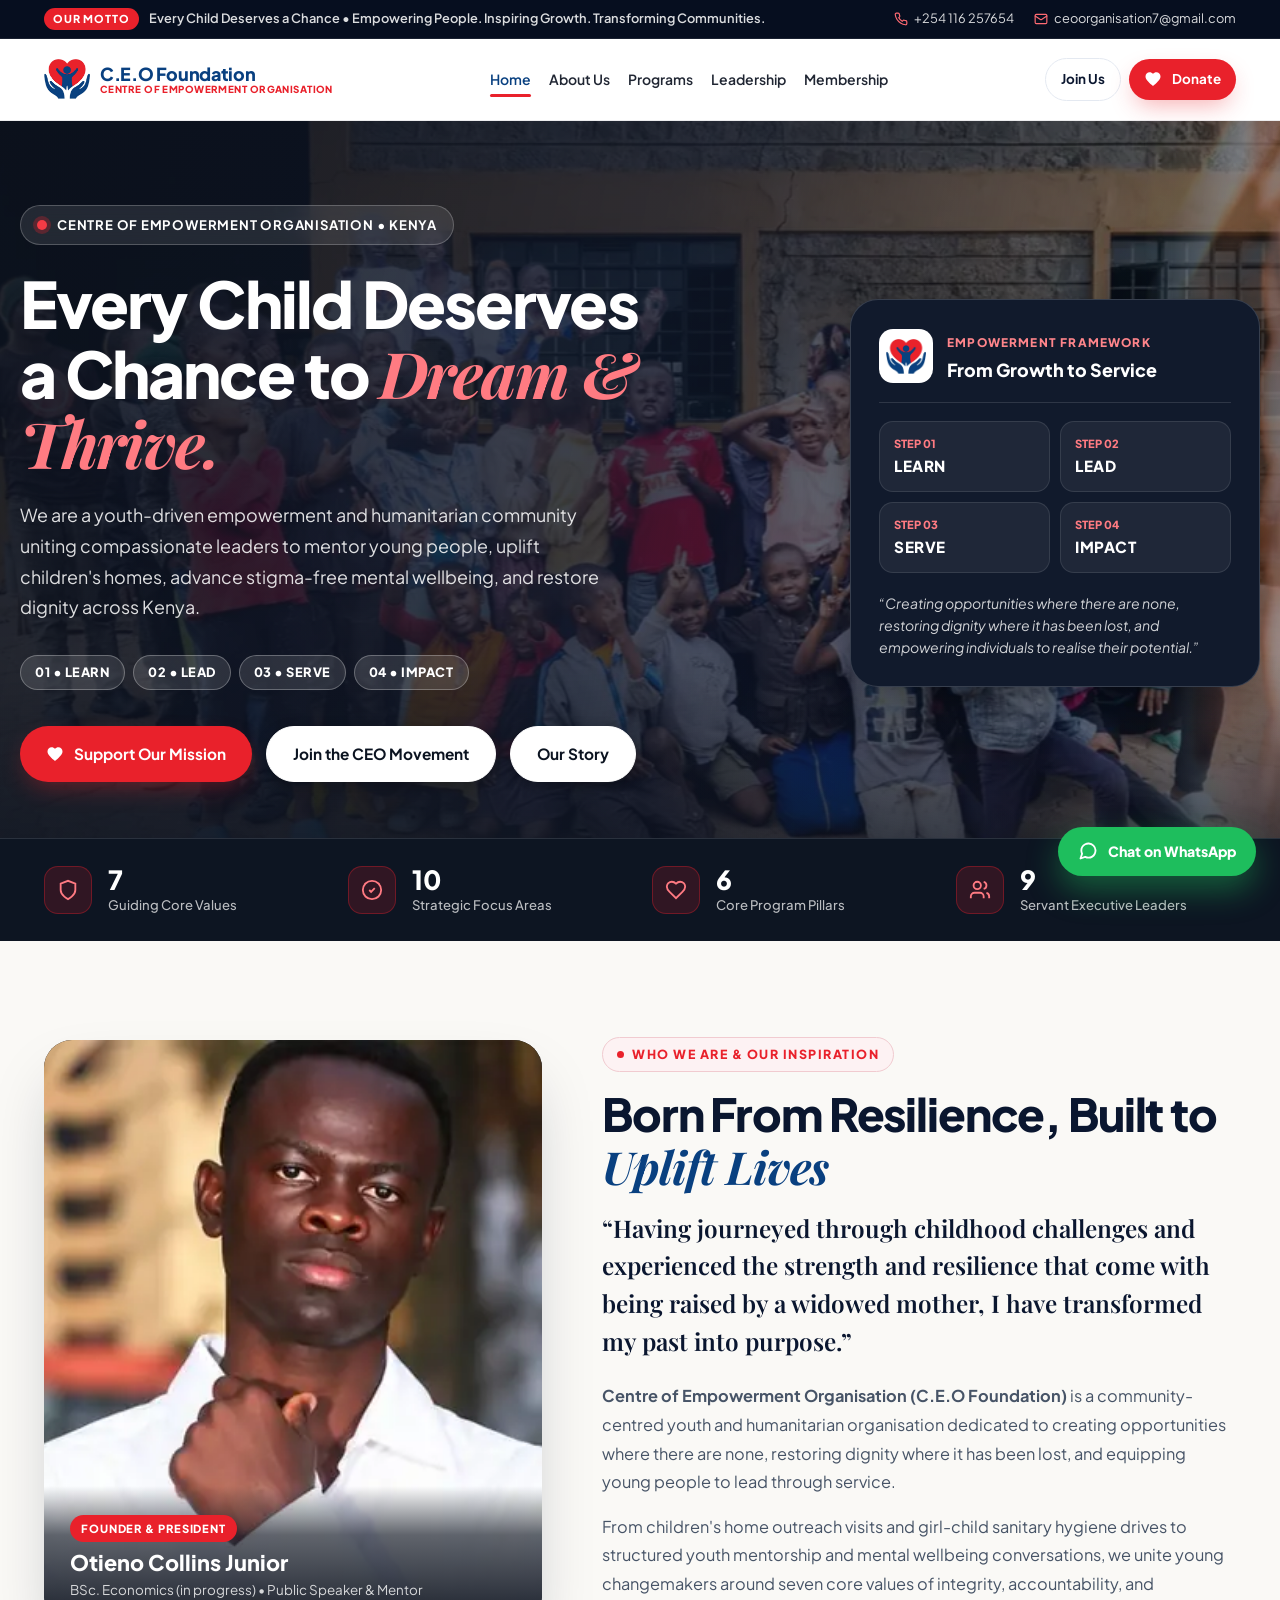
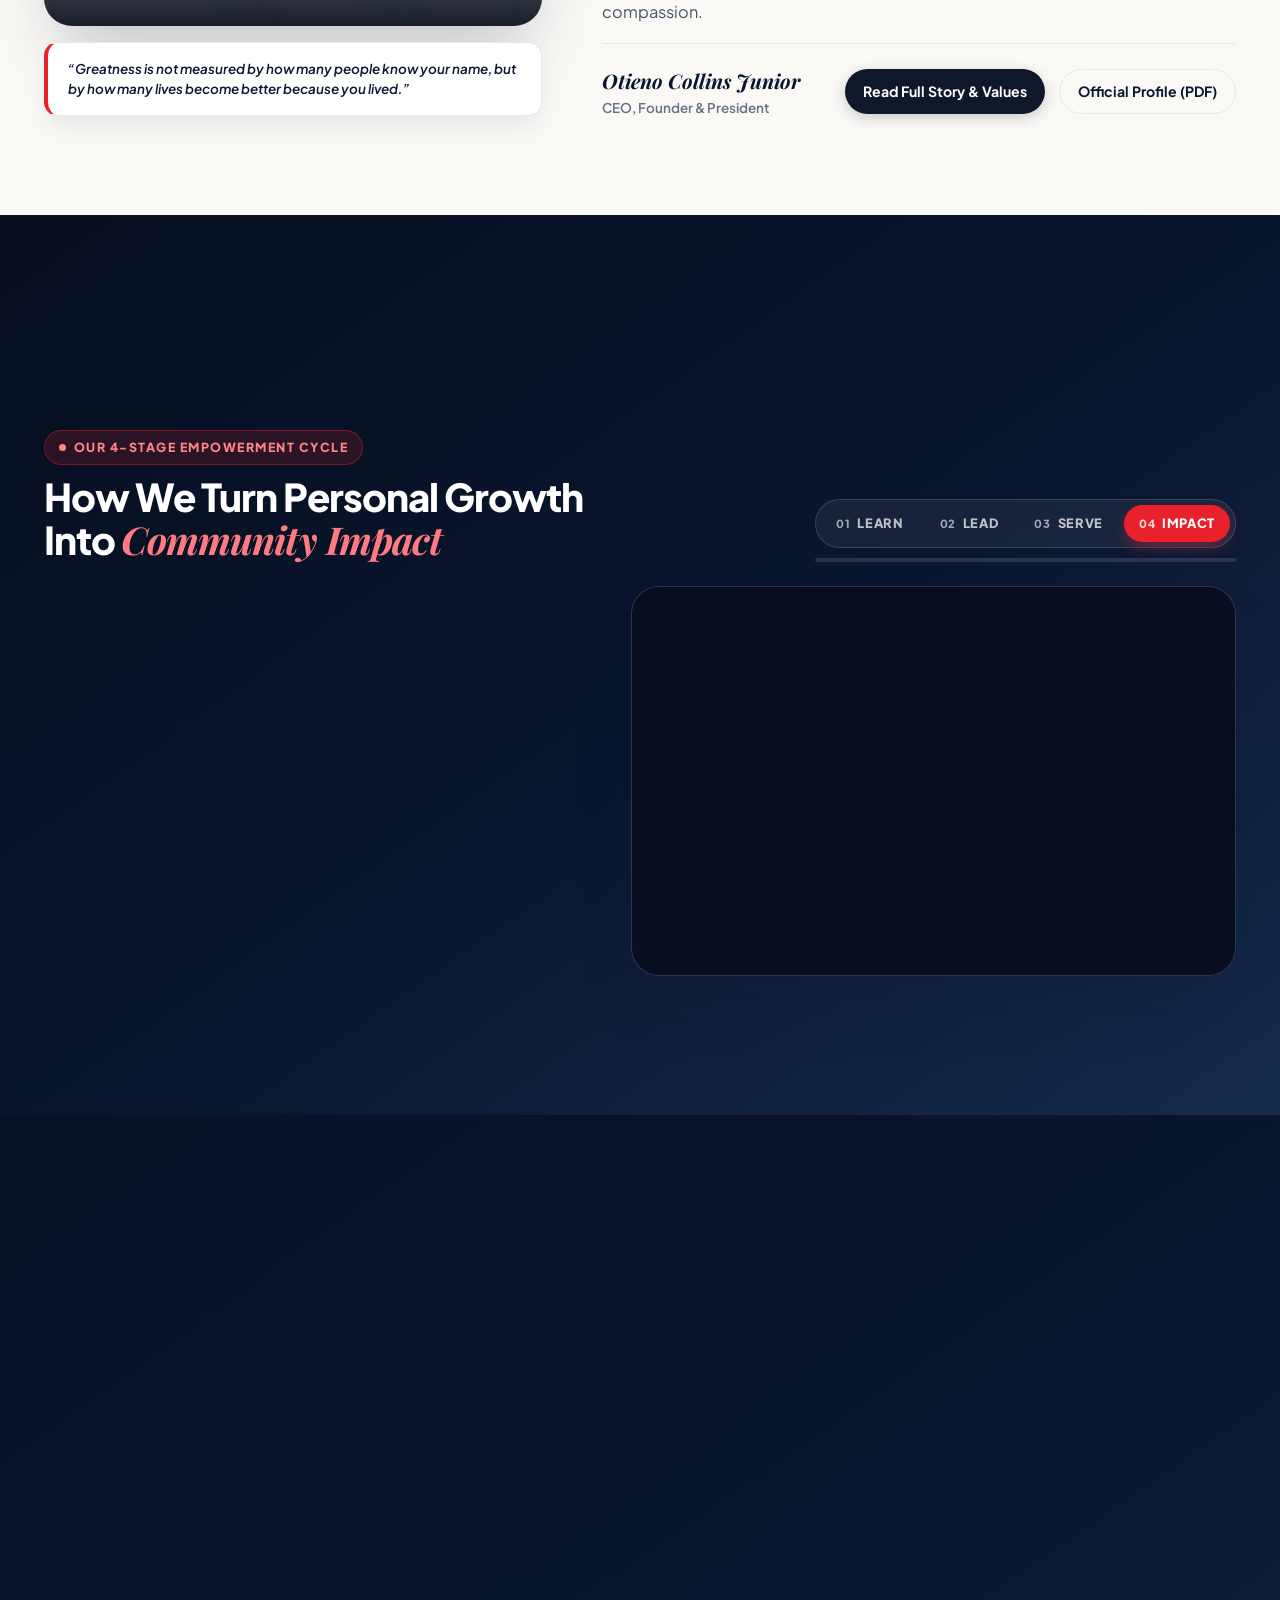
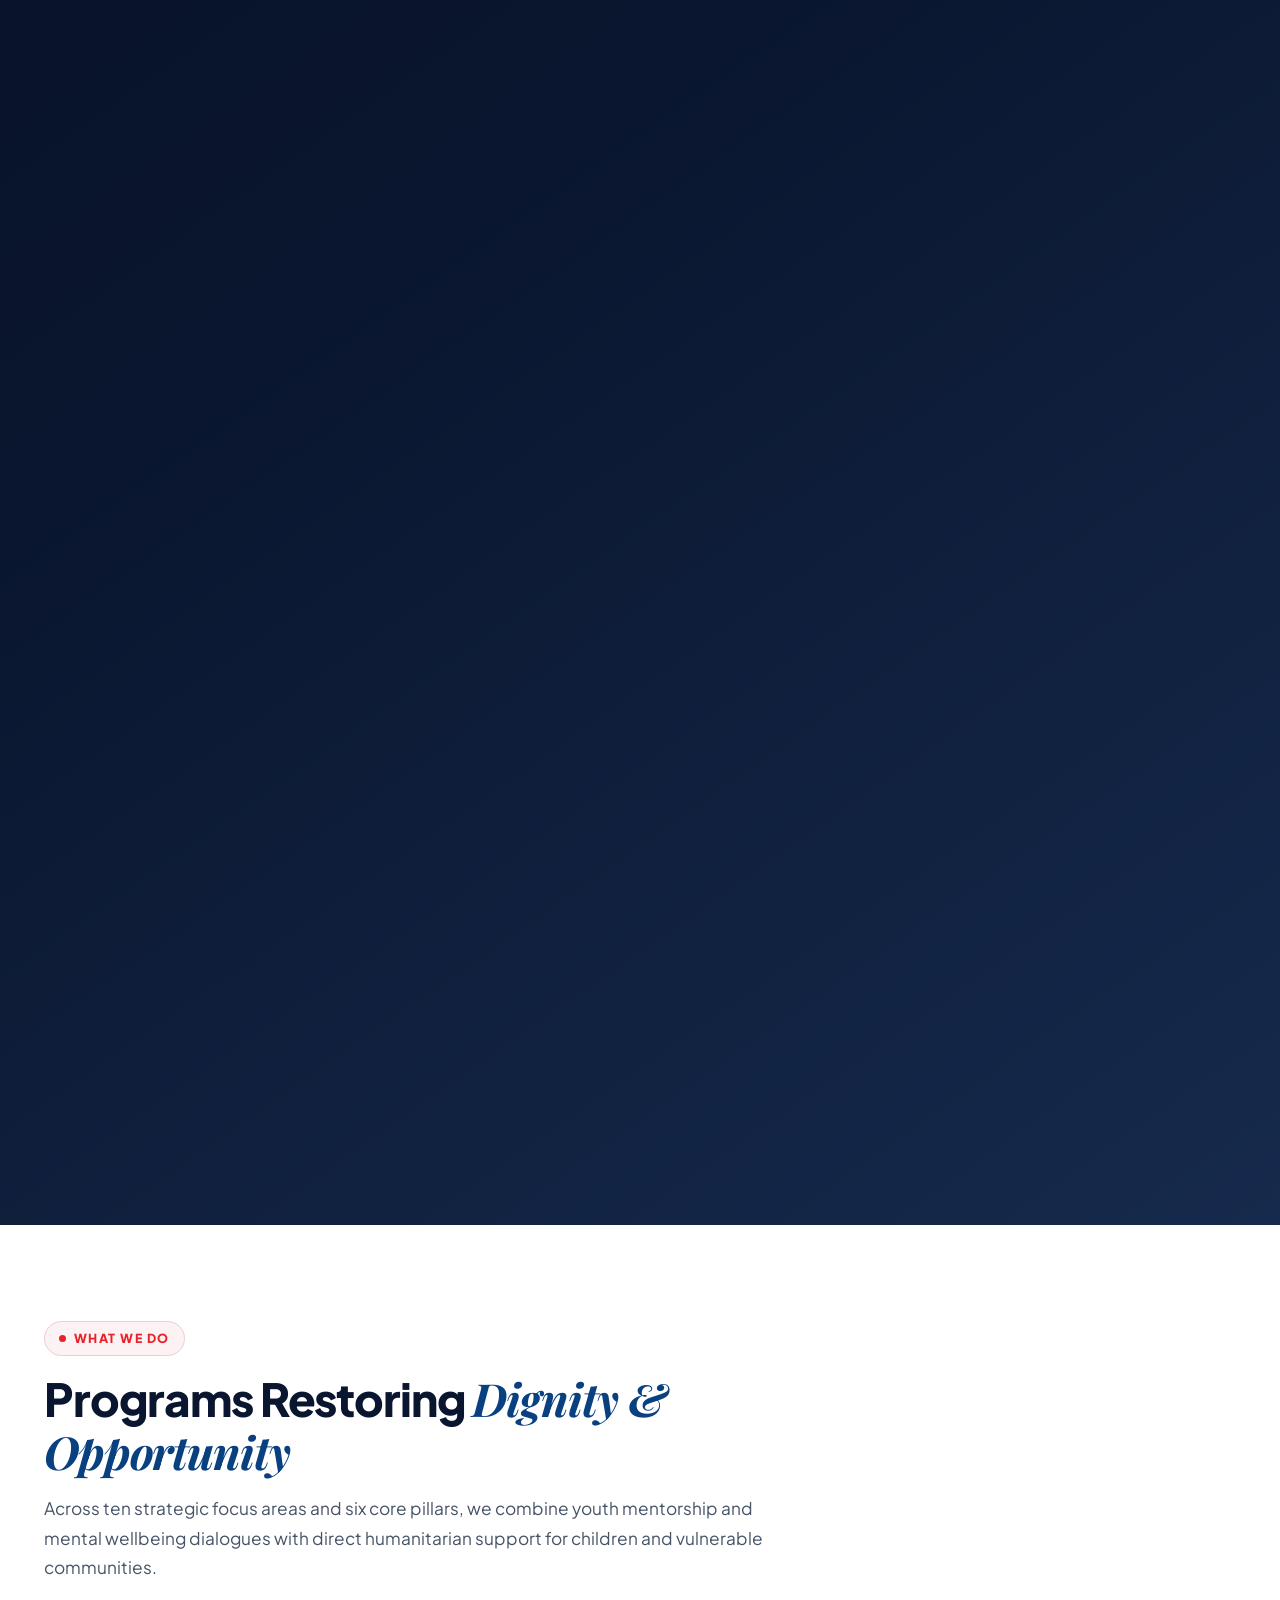
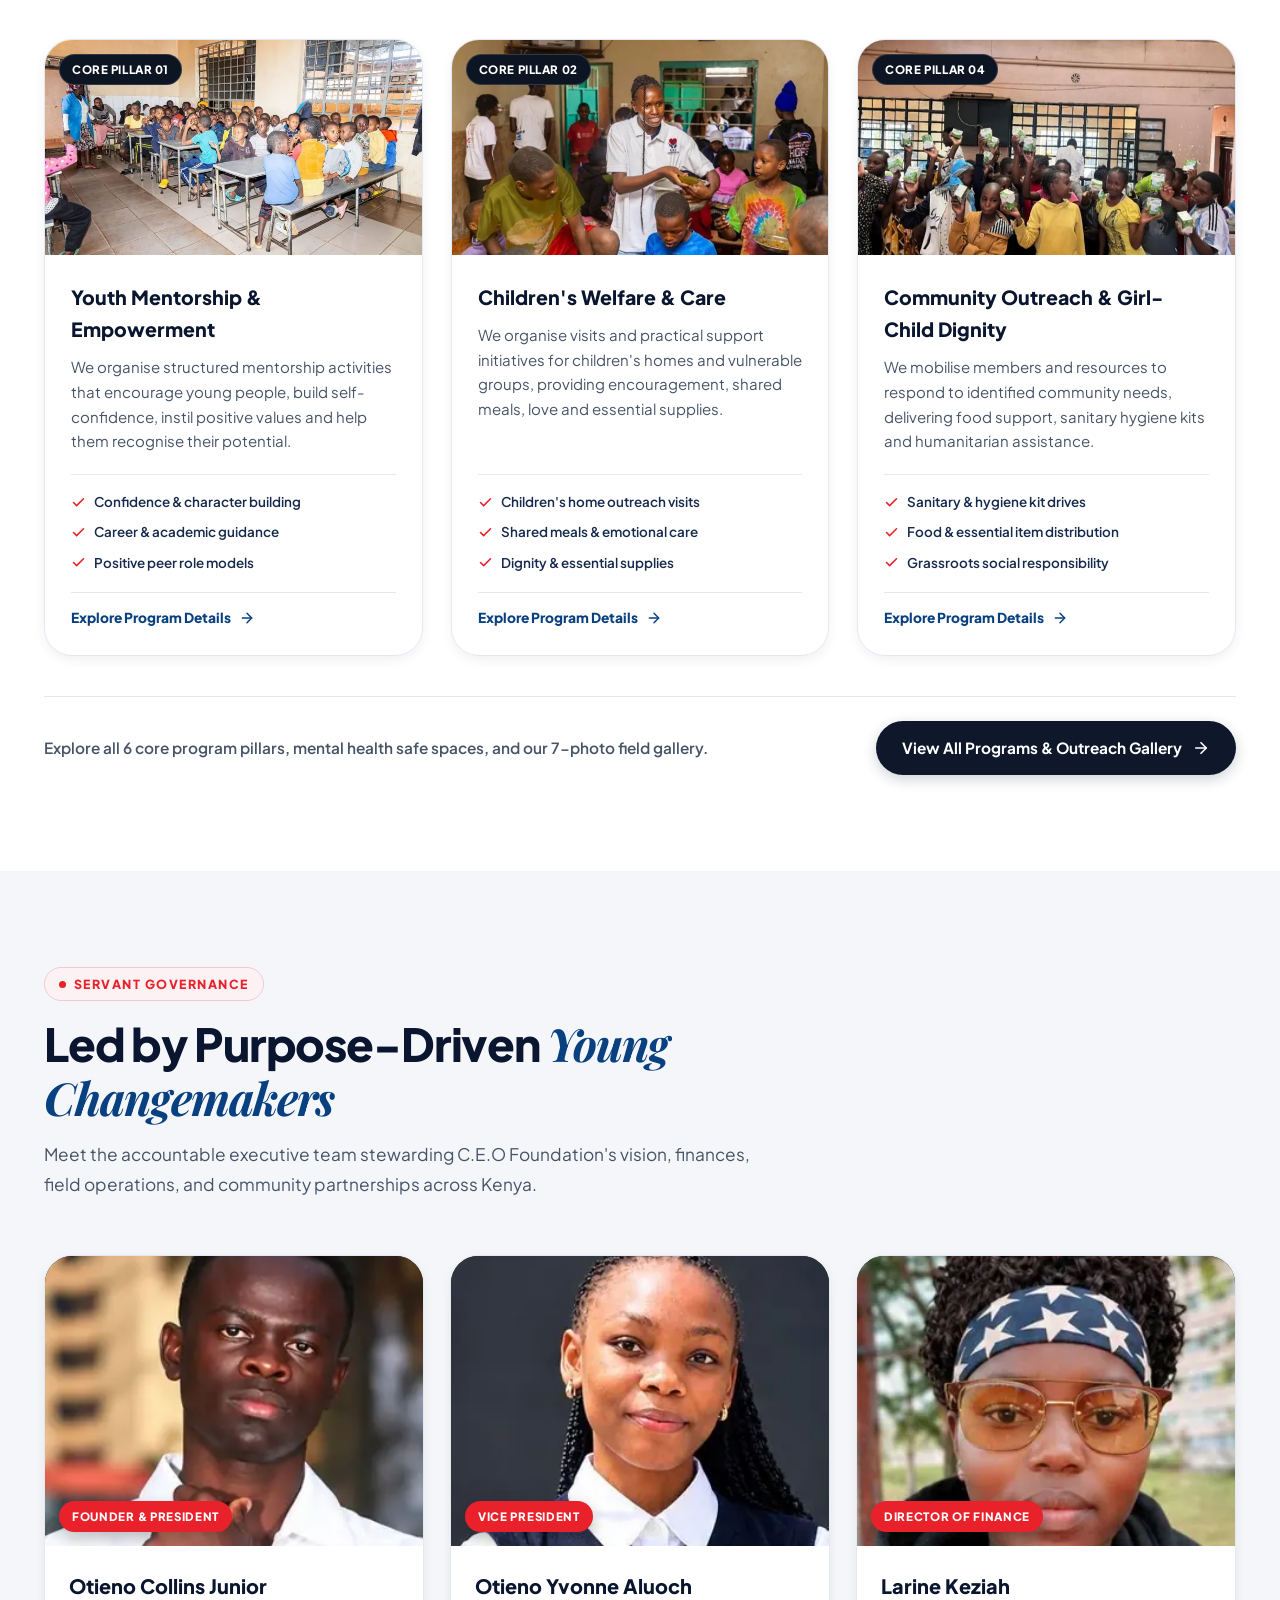
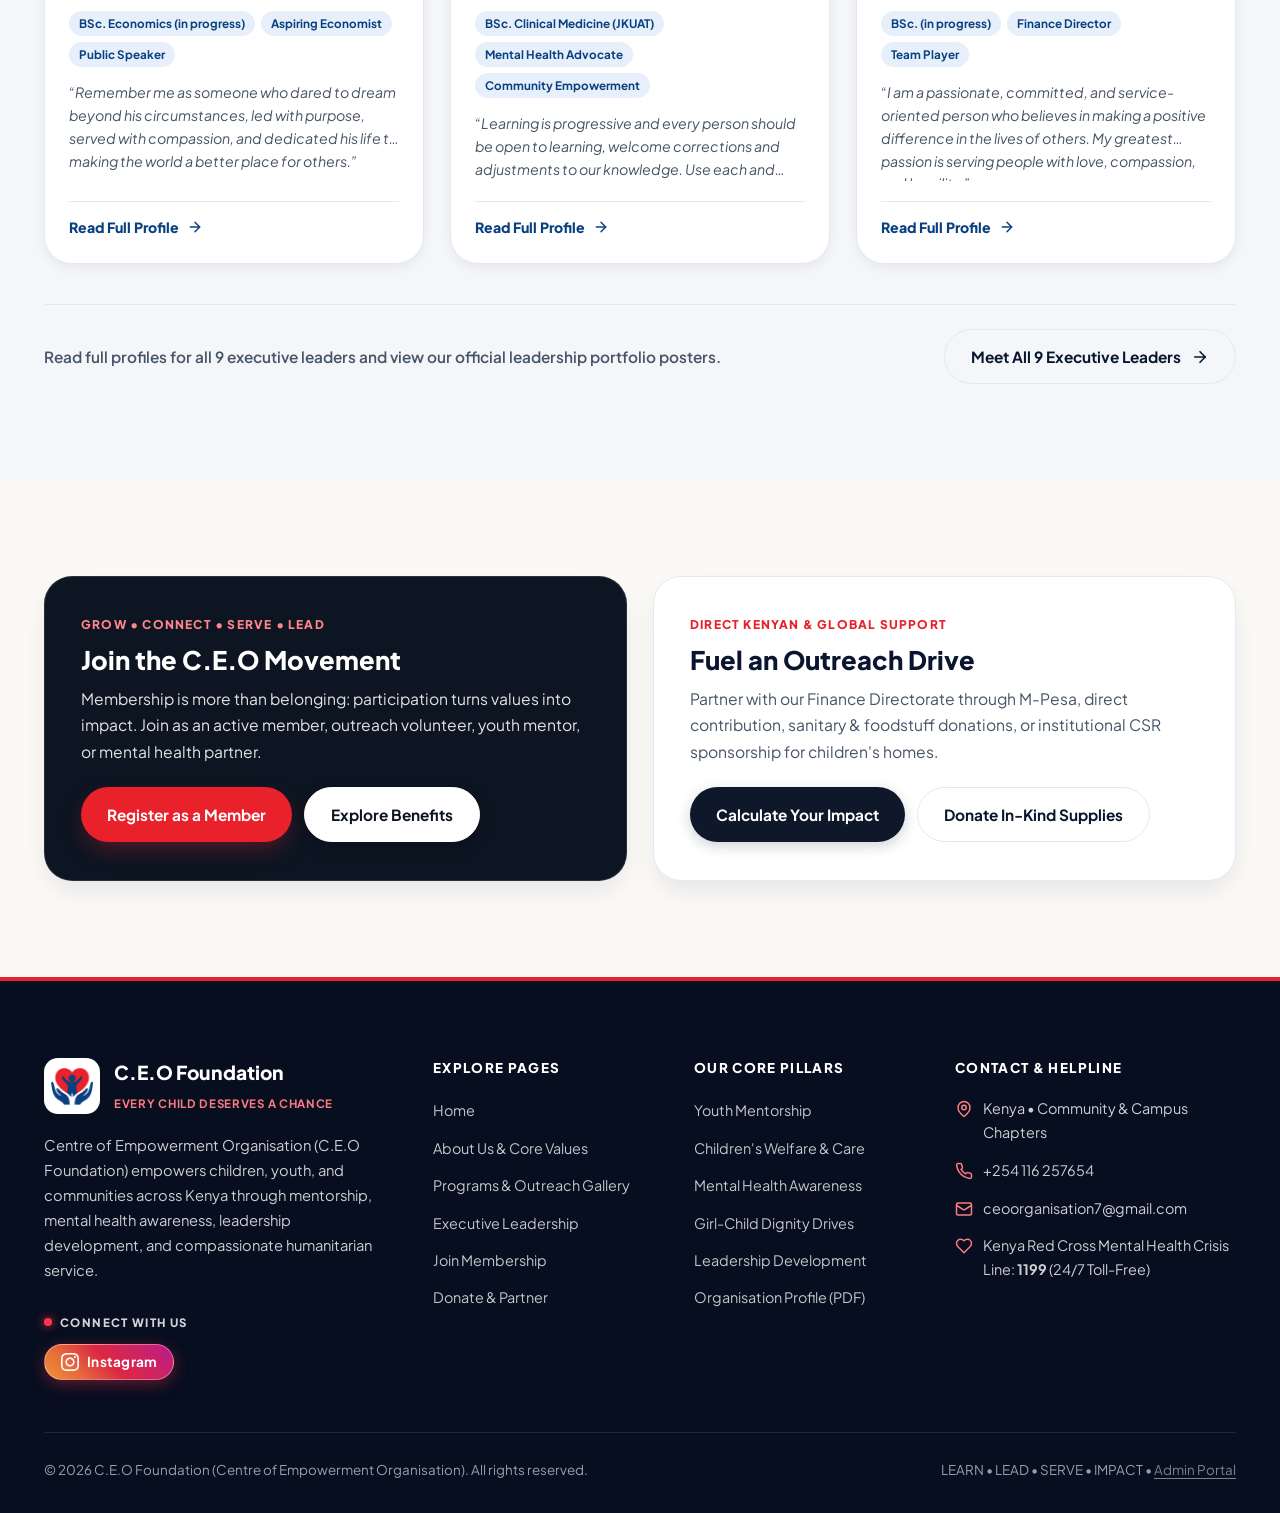
<file: index.html>
<!DOCTYPE html>
<html lang="en">
<head>
  <meta charset="UTF-8" />
  <meta name="viewport" content="width=device-width, initial-scale=1.0" />
  <title>C.E.O Foundation | Centre of Empowerment Organisation (Kenya)</title>
  <meta name="description" content="C.E.O Foundation (Centre of Empowerment Organisation) is a youth-led Kenyan community empowerment and humanitarian organisation dedicated to children's welfare, youth mentorship, mental health awareness, and servant leadership." />
  <link rel="icon" type="image/png" href="assets/images/logo-icon.png" />
  <link rel="preconnect" href="https://fonts.googleapis.com" />
  <link rel="preconnect" href="https://fonts.gstatic.com" crossorigin />
  <link href="https://fonts.googleapis.com/css2?family=Playfair+Display:ital,wght@0,600;0,700;1,600;1,700&family=Plus+Jakarta+Sans:wght@400;500;600;700;800&display=swap" rel="stylesheet" />
  <link rel="stylesheet" href="scrollcraft.css" />
  <link rel="stylesheet" href="css/styles.css?v=1.3" />
</head>
<body>
  <a href="#main-content" class="skip-link">Skip to main content</a>

  <!-- Unified Top Announcement & Contact Bar -->
  <div class="topbar">
    <div class="container topbar__inner">
      <div class="topbar__motto">
        <span class="topbar__pill">Our Motto</span>
        <span>Every Child Deserves a Chance &bull; Empowering People. Inspiring Growth. Transforming Communities.</span>
      </div>
      <div class="topbar__contacts">
        <a href="tel:+254116257654" class="topbar__link">
          <svg viewBox="0 0 24 24" fill="none" stroke="currentColor" stroke-width="2" stroke-linecap="round" stroke-linejoin="round"><path d="M22 16.92v3a2 2 0 0 1-2.18 2 19.79 19.79 0 0 1-8.63-3.07 19.5 19.5 0 0 1-6-6 19.79 19.79 0 0 1-3.07-8.67A2 2 0 0 1 4.11 2h3a2 2 0 0 1 2 1.72 12.84 12.84 0 0 0 .7 2.81 2 2 0 0 1-.45 2.11L8.09 9.91a16 16 0 0 0 6 6l1.27-1.27a2 2 0 0 1 2.11-.45 12.84 12.84 0 0 0 2.81.7A2 2 0 0 1 22 16.92z"/></svg>
          <span>+254 116 257654</span>
        </a>
        <a href="mailto:ceoorganisation7@gmail.com" class="topbar__link">
          <svg viewBox="0 0 24 24" fill="none" stroke="currentColor" stroke-width="2" stroke-linecap="round" stroke-linejoin="round"><rect width="20" height="16" x="2" y="4" rx="2"/><path d="m22 7-8.97 5.7a1.94 1.94 0 0 1-2.06 0L2 7"/></svg>
          <span>ceoorganisation7@gmail.com</span>
        </a>
      </div>
    </div>
  </div>

  <!-- Unified Sticky Navigation -->
  <header class="navbar" id="navbar">
    <div class="container navbar__inner">
      <a href="index.html" class="brand" aria-label="C.E.O Foundation Home">
        <img src="assets/images/logo-icon.png" alt="C.E.O Foundation Emblem" class="brand__logo" width="46" height="42" />
        <div class="brand__text">
          <span class="brand__title">C.E.O Foundation</span>
          <span class="brand__subtitle">Centre of Empowerment Organisation</span>
        </div>
      </a>

      <nav class="nav-links" aria-label="Primary navigation">
        <a href="index.html" class="nav-link active" aria-current="page">Home</a>
        <a href="about.html" class="nav-link">About Us</a>
        <a href="programs.html" class="nav-link">Programs</a>
        <a href="leadership.html" class="nav-link">Leadership</a>
        <a href="membership.html" class="nav-link">Membership</a>
      </nav>

      <div class="nav-actions">
        <a href="membership.html#apply" class="btn btn--outline btn--sm">Join Us</a>
        <a href="donate.html" class="btn btn--primary btn--sm">
          <svg viewBox="0 0 24 24" fill="currentColor" aria-hidden="true"><path d="M12 21.35l-1.45-1.32C5.4 15.36 2 12.28 2 8.5 2 5.42 4.42 3 7.5 3c1.74 0 3.41.81 4.5 2.09C13.09 3.81 14.76 3 16.5 3 19.58 3 22 5.42 22 8.5c0 3.78-3.4 6.86-8.55 11.54L12 21.35z"/></svg>
          <span>Donate</span>
        </a>
        <button type="button" class="nav-toggle" id="mobile-menu-open" aria-label="Open navigation menu" aria-expanded="false" aria-controls="mobile-drawer">
          <svg viewBox="0 0 24 24" fill="none" stroke="currentColor" stroke-width="2.2" stroke-linecap="round" stroke-linejoin="round"><line x1="3" y1="6" x2="21" y2="6"/><line x1="3" y1="12" x2="21" y2="12"/><line x1="3" y1="18" x2="21" y2="18"/></svg>
        </button>
      </div>
    </div>
  </header>

  <!-- Unified Mobile Drawer -->
  <div class="mobile-drawer" id="mobile-drawer" role="dialog" aria-modal="true" aria-label="Mobile navigation">
    <div class="mobile-drawer__backdrop"></div>
    <div class="mobile-drawer__panel">
      <div>
        <div class="mobile-drawer__head">
          <a href="index.html" class="brand">
            <img src="assets/images/logo-icon.png" alt="C.E.O Foundation Emblem" class="brand__logo" width="40" height="36" />
            <div class="brand__text">
              <span class="brand__title">C.E.O Foundation</span>
              <span class="brand__subtitle">Every Child Deserves a Chance</span>
            </div>
          </a>
          <button type="button" class="modal-close-btn" id="mobile-menu-close" aria-label="Close navigation menu">
            <svg width="20" height="20" viewBox="0 0 24 24" fill="none" stroke="currentColor" stroke-width="2.2" stroke-linecap="round" stroke-linejoin="round"><line x1="18" y1="6" x2="6" y2="18"/><line x1="6" y1="6" x2="18" y2="18"/></svg>
          </button>
        </div>
        <nav class="mobile-drawer__links" aria-label="Mobile navigation links">
          <a href="index.html" class="mobile-drawer__link active" aria-current="page">Home</a>
          <a href="about.html" class="mobile-drawer__link">About Us &amp; Core Values</a>
          <a href="programs.html" class="mobile-drawer__link">Programs &amp; Outreach Gallery</a>
          <a href="leadership.html" class="mobile-drawer__link">Leadership Team</a>
          <a href="membership.html" class="mobile-drawer__link">Membership &amp; Volunteering</a>
          <a href="donate.html" class="mobile-drawer__link">Donate &amp; Partner</a>
        </nav>
      </div>
      <div class="mobile-drawer__cta">
        <a href="donate.html" class="btn btn--primary">Support Our Mission</a>
        <a href="membership.html#apply" class="btn btn--navy">Join the CEO Movement</a>
        <a href="https://wa.me/254116257654" target="_blank" rel="noopener" class="btn btn--whatsapp">Chat on WhatsApp</a>
      </div>
    </div>
  </div>

  <main id="main-content">
    <!-- 1. HERO SECTION (Subtle Multi-Plane Depth, Natural Un-Locked Scroll) -->
    <section class="hero" id="top" data-sc-act="flow">
      <div class="hero__bg hero__bg--dimensional" aria-hidden="true">
        <img src="assets/images/hero/hero-far-plate.webp" alt="" class="hero__plane hero__plane--far" fetchpriority="high" decoding="async" width="1536" height="1023" data-sc-parallax="-0.08" />
        <img src="assets/images/hero/hero-focal-subjects.webp" alt="" class="hero__plane hero__plane--mid" fetchpriority="high" decoding="async" width="1536" height="1023" data-sc-parallax="0.03" />
        <img src="assets/images/hero/hero-fg-frame.webp" alt="" class="hero__plane hero__plane--fg" decoding="async" width="1536" height="1023" data-sc-parallax="0.14" />
        <div class="hero__overlay"></div>
        <div class="hero__overlay-bottom"></div>
      </div>

      <div class="container hero__content">
        <div>
          <div class="hero__badge">
            <span class="hero__badge-heart" aria-hidden="true"></span>
            <span>Centre of Empowerment Organisation &bull; Kenya</span>
          </div>
          <h1 class="hero__title">
            <span>Every Child Deserves</span>
            <span>a Chance to <em class="hero__title-accent">Dream &amp; Thrive.</em></span>
          </h1>
          <p class="hero__lead">
            We are a youth-driven empowerment and humanitarian community uniting compassionate leaders to mentor young people, uplift children's homes, advance stigma-free mental wellbeing, and restore dignity across Kenya.
          </p>
          <div class="hero__pills" aria-label="Our four-stage empowerment cycle">
            <span class="hero__pill">01 &bull; LEARN</span>
            <span class="hero__pill">02 &bull; LEAD</span>
            <span class="hero__pill">03 &bull; SERVE</span>
            <span class="hero__pill">04 &bull; IMPACT</span>
          </div>
          <div class="hero__actions">
            <a href="donate.html" class="btn btn--primary">
              <svg viewBox="0 0 24 24" fill="currentColor" aria-hidden="true"><path d="M12 21.35l-1.45-1.32C5.4 15.36 2 12.28 2 8.5 2 5.42 4.42 3 7.5 3c1.74 0 3.41.81 4.5 2.09C13.09 3.81 14.76 3 16.5 3 19.58 3 22 5.42 22 8.5c0 3.78-3.4 6.86-8.55 11.54L12 21.35z"/></svg>
              <span>Support Our Mission</span>
            </a>
            <a href="membership.html#apply" class="btn btn--outline-white">Join the CEO Movement</a>
            <a href="about.html" class="btn btn--outline-white">Our Story</a>
          </div>
        </div>

        <aside class="hero__card" aria-label="C.E.O Empowerment Framework">
          <div class="hero__card-head">
            <img src="assets/images/logo-icon.png" alt="C.E.O Emblem" class="hero__card-logo" width="54" height="54" />
            <div>
              <span class="hero__card-label">Empowerment Framework</span>
              <h2 class="hero__card-heading">From Growth to Service</h2>
            </div>
          </div>
          <div class="hero__pipeline">
            <div class="hero__stage">
              <span class="hero__stage-num">STEP 01</span>
              <span class="hero__stage-name">LEARN</span>
            </div>
            <div class="hero__stage">
              <span class="hero__stage-num">STEP 02</span>
              <span class="hero__stage-name">LEAD</span>
            </div>
            <div class="hero__stage">
              <span class="hero__stage-num">STEP 03</span>
              <span class="hero__stage-name">SERVE</span>
            </div>
            <div class="hero__stage">
              <span class="hero__stage-num">STEP 04</span>
              <span class="hero__stage-name">IMPACT</span>
            </div>
          </div>
          <p class="hero__card-quote">
            &ldquo;Creating opportunities where there are none, restoring dignity where it has been lost, and empowering individuals to realise their potential.&rdquo;
          </p>
        </aside>
      </div>

      <!-- Factual Organisation Pillars Strip -->
      <div class="impact-strip">
        <div class="container impact-strip__grid">
          <div class="impact-stat">
            <div class="impact-stat__icon" aria-hidden="true">
              <svg viewBox="0 0 24 24" fill="none" stroke="currentColor" stroke-width="2"><path d="M12 22s8-4 8-10V5l-8-3-8 3v7c0 6 8 10 8 10z"/></svg>
            </div>
            <div>
              <div class="impact-stat__number" data-count="7">7</div>
              <div class="impact-stat__label">Guiding Core Values</div>
            </div>
          </div>
          <div class="impact-stat">
            <div class="impact-stat__icon" aria-hidden="true">
              <svg viewBox="0 0 24 24" fill="none" stroke="currentColor" stroke-width="2"><circle cx="12" cy="12" r="10"/><path d="m9 12 2 2 4-4"/></svg>
            </div>
            <div>
              <div class="impact-stat__number" data-count="10">10</div>
              <div class="impact-stat__label">Strategic Focus Areas</div>
            </div>
          </div>
          <div class="impact-stat">
            <div class="impact-stat__icon" aria-hidden="true">
              <svg viewBox="0 0 24 24" fill="none" stroke="currentColor" stroke-width="2"><path d="M19 14c1.49-1.46 3-3.21 3-5.5A5.5 5.5 0 0 0 16.5 3c-1.76 0-3 .5-4.5 2-1.5-1.5-2.74-2-4.5-2A5.5 5.5 0 0 0 2 8.5c0 2.3 1.5 4.05 3 5.5l7 7Z"/></svg>
            </div>
            <div>
              <div class="impact-stat__number" data-count="6">6</div>
              <div class="impact-stat__label">Core Program Pillars</div>
            </div>
          </div>
          <div class="impact-stat">
            <div class="impact-stat__icon" aria-hidden="true">
              <svg viewBox="0 0 24 24" fill="none" stroke="currentColor" stroke-width="2"><path d="M16 21v-2a4 4 0 0 0-4-4H6a4 4 0 0 0-4 4v2"/><circle cx="9" cy="7" r="4"/><path d="M22 21v-2a4 4 0 0 0-3-3.87"/><path d="M16 3.13a4 4 0 0 1 0 7.75"/></svg>
            </div>
            <div>
              <div class="impact-stat__number" data-count="9">9</div>
              <div class="impact-stat__label">Servant Executive Leaders</div>
            </div>
          </div>
        </div>
      </div>
    </section>

    <!-- 2. WHO WE ARE & FOUNDER'S PURPOSE BRIDGE -->
    <section class="section section--warm" id="who-we-are">
      <div class="container">
        <div class="inspiration-grid">
          <div class="inspiration-portrait reveal">
            <div class="inspiration-portrait__frame">
              <img src="assets/images/leaders/otieno-collins-junior.webp" alt="Otieno Collins Junior, CEO, Founder and President of C.E.O Foundation" loading="lazy" />
              <div class="inspiration-portrait__overlay">
                <span class="inspiration-portrait__badge">Founder &amp; President</span>
                <h3 class="inspiration-portrait__name">Otieno Collins Junior</h3>
                <p class="inspiration-portrait__meta">BSc. Economics (in progress) &bull; Public Speaker &amp; Mentor</p>
              </div>
            </div>
            <div class="inspiration-floating-quote">
              <p>&ldquo;Greatness is not measured by how many people know your name, but by how many lives become better because you lived.&rdquo;</p>
            </div>
          </div>

          <div class="inspiration-story reveal">
            <div class="eyebrow">
              <span class="eyebrow__dot" aria-hidden="true"></span>
              <span>Who We Are &amp; Our Inspiration</span>
            </div>
            <h2 class="section-title">Born From Resilience, Built to <em>Uplift Lives</em></h2>
            <p class="inspiration-story__lead">
              &ldquo;Having journeyed through childhood challenges and experienced the strength and resilience that come with being raised by a widowed mother, I have transformed my past into purpose.&rdquo;
            </p>
            <div class="inspiration-story__body">
              <p>
                <strong>Centre of Empowerment Organisation (C.E.O Foundation)</strong> is a community-centred youth and humanitarian organisation dedicated to creating opportunities where there are none, restoring dignity where it has been lost, and equipping young people to lead through service.
              </p>
              <p>
                From children's home outreach visits and girl-child sanitary hygiene drives to structured youth mentorship and mental wellbeing conversations, we unite young changemakers around seven core values of integrity, accountability, and compassion.
              </p>
            </div>
            <div class="inspiration-story__footer">
              <div>
                <div class="inspiration-story__sig-name">Otieno Collins Junior</div>
                <div class="inspiration-story__sig-role">CEO, Founder &amp; President</div>
              </div>
              <div class="hero__actions">
                <a href="about.html" class="btn btn--navy btn--sm">Read Full Story &amp; Values</a>
                <a href="assets/docs/CEO_Foundation_Organisation_Profile.pdf" target="_blank" rel="noopener" class="btn btn--outline btn--sm">Official Profile (PDF)</a>
              </div>
            </div>
          </div>
        </div>
      </div>
    </section>

    <!-- 3. SURGICAL SCROLLCRAFT PINNED SHOWCASE: LEARN -> LEAD -> SERVE -> IMPACT -->
    <section class="sc-approach" id="approach" data-sc-act="pin" data-sc-span="2.9" aria-labelledby="approach-title">
      <div class="sc-stage" data-sc-stage>
        <div class="container sc-approach__stage-inner">
          <div class="sc-approach__top">
            <div class="sc-approach__heading-group">
              <div class="eyebrow">
                <span class="eyebrow__dot" aria-hidden="true"></span>
                <span>Our 4-Stage Empowerment Cycle</span>
              </div>
              <h2 class="sc-approach__title" id="approach-title">How We Turn Personal Growth Into <em>Community Impact</em></h2>
            </div>

            <div class="sc-approach__nav-wrap">
              <div class="sc-approach__tabs" role="tablist" aria-label="Empowerment cycle stages">
                <button type="button" class="sc-approach__tab active" role="tab" aria-selected="true" data-sc-step="0">
                  <span class="sc-approach__tab-num">01</span>
                  <span>LEARN</span>
                </button>
                <button type="button" class="sc-approach__tab" role="tab" aria-selected="false" data-sc-step="1">
                  <span class="sc-approach__tab-num">02</span>
                  <span>LEAD</span>
                </button>
                <button type="button" class="sc-approach__tab" role="tab" aria-selected="false" data-sc-step="2">
                  <span class="sc-approach__tab-num">03</span>
                  <span>SERVE</span>
                </button>
                <button type="button" class="sc-approach__tab" role="tab" aria-selected="false" data-sc-step="3">
                  <span class="sc-approach__tab-num">04</span>
                  <span>IMPACT</span>
                </button>
              </div>
              <div class="sc-approach__progress" aria-hidden="true">
                <div class="sc-approach__progress-bar"></div>
              </div>
            </div>
          </div>

          <div class="sc-approach__deck">
            <!-- Left: Crisp Sequential Stage Cards (76%+ Full-Opacity Plateaus) -->
            <div class="sc-approach__cards">
              <article class="sc-approach-card" data-sc-cue="0 0.27 0 0.12" data-sc-rise="0.45">
                <div>
                  <div class="sc-approach-card__meta">
                    <span class="sc-approach-card__step">Step 01</span>
                    <span class="sc-approach-card__count">Stage 1 of 4</span>
                  </div>
                  <h3 class="sc-approach-card__stage">LEARN</h3>
                  <p class="sc-approach-card__sub">Personal Growth &amp; Knowledge</p>
                  <p class="sc-approach-card__desc">
                    Members gain practical life skills, mental health awareness, and structured mentorship experiences that build self-confidence, discipline, and a strong foundation for personal development.
                  </p>
                </div>
                <div class="sc-approach-card__bottom">
                  <div class="sc-approach-card__list">
                    <span class="sc-approach-card__pill">Mentorship sessions</span>
                    <span class="sc-approach-card__pill">Mental wellbeing dialogues</span>
                    <span class="sc-approach-card__pill">Skills &amp; talent discovery</span>
                  </div>
                </div>
              </article>

              <article class="sc-approach-card sc-approach-card--coral" data-sc-cue="0.235 0.52 0.12 0.12" data-sc-rise="0.45">
                <div>
                  <div class="sc-approach-card__meta">
                    <span class="sc-approach-card__step">Step 02</span>
                    <span class="sc-approach-card__count">Stage 2 of 4</span>
                  </div>
                  <h3 class="sc-approach-card__stage">LEAD</h3>
                  <p class="sc-approach-card__sub">Responsibility &amp; Character</p>
                  <p class="sc-approach-card__desc">
                    Young people step into real responsibility: planning outreach budgets, speaking with conviction, coordinating teams, and cultivating ethical leadership rooted in integrity.
                  </p>
                </div>
                <div class="sc-approach-card__bottom">
                  <div class="sc-approach-card__list">
                    <span class="sc-approach-card__pill">Project coordination</span>
                    <span class="sc-approach-card__pill">Public speaking &amp; confidence</span>
                    <span class="sc-approach-card__pill">Ethical peer leadership</span>
                  </div>
                </div>
              </article>

              <article class="sc-approach-card" data-sc-cue="0.485 0.77 0.12 0.12" data-sc-rise="0.45">
                <div>
                  <div class="sc-approach-card__meta">
                    <span class="sc-approach-card__step">Step 03</span>
                    <span class="sc-approach-card__count">Stage 3 of 4</span>
                  </div>
                  <h3 class="sc-approach-card__stage">SERVE</h3>
                  <p class="sc-approach-card__sub">Compassion in Action</p>
                  <p class="sc-approach-card__desc">
                    Members step out into local communities, visiting children's homes, serving shared nutritious meals, distributing sanitary dignity packs, and walking alongside vulnerable groups.
                  </p>
                </div>
                <div class="sc-approach-card__bottom">
                  <div class="sc-approach-card__list">
                    <span class="sc-approach-card__pill">Children's home visits</span>
                    <span class="sc-approach-card__pill">Food &amp; sanitary kit drives</span>
                    <span class="sc-approach-card__pill">Hands-on community care</span>
                  </div>
                </div>
              </article>

              <article class="sc-approach-card sc-approach-card--red" data-sc-cue="0.735 1.02 0.12 0" data-sc-rise="0.45">
                <div>
                  <div class="sc-approach-card__meta">
                    <span class="sc-approach-card__step">Step 04</span>
                    <span class="sc-approach-card__count">Stage 4 of 4</span>
                  </div>
                  <h3 class="sc-approach-card__stage">IMPACT</h3>
                  <p class="sc-approach-card__sub">Transformed Communities</p>
                  <p class="sc-approach-card__desc">
                    Structured mentorship, honest leadership, and hands-on service create measurable community impact: keeping girls in school through dignity drives, feeding vulnerable children, and training young Kenyans to lead.
                  </p>
                </div>
                <div class="sc-approach-card__bottom">
                  <div class="sc-approach-card__list">
                    <span class="sc-approach-card__pill">Restored dignity &amp; hope</span>
                    <span class="sc-approach-card__pill">Empowered youth network</span>
                    <span class="sc-approach-card__pill">Sustainable community growth</span>
                  </div>
                </div>
              </article>
            </div>

            <!-- Right: Synced Documentary Field Photography -->
            <div class="sc-approach__media">
              <figure class="sc-approach__slide" data-sc-cue="0 0.27 0 0.12" data-sc-rise="0">
                <img src="assets/images/outreach/learning-engagement.webp" alt="C.E.O Foundation youth mentorship and interactive learning circle" width="1536" height="1023" data-sc-parallax="-0.45" loading="lazy" decoding="async" />
                <figcaption class="sc-approach__caption">
                  <span class="sc-approach__caption-tag">01 &bull; Learn in Fellowship</span>
                  <p class="sc-approach__caption-text">Interactive youth mentorship sessions encouraging young people to discover their strengths and build positive values.</p>
                </figcaption>
              </figure>

              <figure class="sc-approach__slide" data-sc-cue="0.235 0.52 0.12 0.12" data-sc-rise="0">
                <img src="assets/images/outreach/bethel-home-team.webp" alt="C.E.O Foundation leadership team at Bethel Children's Home in Ruiru" width="1536" height="1025" data-sc-parallax="-0.45" loading="lazy" decoding="async" />
                <figcaption class="sc-approach__caption">
                  <span class="sc-approach__caption-tag">02 &bull; Lead With Integrity</span>
                  <p class="sc-approach__caption-text">Executive and volunteer leaders coordinating hands-on outreach operations at Bethel Children's Home in Ruiru.</p>
                </figcaption>
              </figure>

              <figure class="sc-approach__slide" data-sc-cue="0.485 0.77 0.12 0.12" data-sc-rise="0">
                <img src="assets/images/outreach/hands-on-meal-service.webp" alt="C.E.O mentors serving hot nutritious meals to children" width="1536" height="1045" data-sc-parallax="-0.45" loading="lazy" decoding="async" />
                <figcaption class="sc-approach__caption">
                  <span class="sc-approach__caption-tag">03 &bull; Serve With Warmth</span>
                  <p class="sc-approach__caption-text">Mentors serving hot nutritious meals side by side with children during a community welfare outreach.</p>
                </figcaption>
              </figure>

              <figure class="sc-approach__slide" data-sc-cue="0.735 1.02 0.12 0" data-sc-rise="0">
                <img src="assets/images/outreach/dignity-hygiene-drive.webp" alt="Girl-child sanitary hygiene kit distribution during C.E.O Foundation outreach" width="1536" height="1052" data-sc-parallax="-0.45" loading="lazy" decoding="async" />
                <figcaption class="sc-approach__caption">
                  <span class="sc-approach__caption-tag">04 &bull; Impact That Endures</span>
                  <p class="sc-approach__caption-text">Delivering essential sanitary hygiene packages to young girls, protecting health, confidence, and school attendance.</p>
                </figcaption>
              </figure>
            </div>
          </div>
        </div>
      </div>
    </section>

    <!-- 4. FEATURED PROGRAMS PREVIEW -->
    <section class="section" id="featured-programs">
      <div class="container">
        <div class="section-header">
          <div class="eyebrow">
            <span class="eyebrow__dot" aria-hidden="true"></span>
            <span>What We Do</span>
          </div>
          <h2 class="section-title">Programs Restoring <em>Dignity &amp; Opportunity</em></h2>
          <p class="section-subtitle">
            Across ten strategic focus areas and six core pillars, we combine youth mentorship and mental wellbeing dialogues with direct humanitarian support for children and vulnerable communities.
          </p>
        </div>

        <div class="programs-grid" id="home-programs-grid"></div>

        <div class="section-cta-row">
          <p class="section-cta-row__note">Explore all 6 core program pillars, mental health safe spaces, and our 7-photo field gallery.</p>
          <a href="programs.html" class="btn btn--navy">
            <span>View All Programs &amp; Outreach Gallery</span>
            <svg viewBox="0 0 24 24" fill="none" stroke="currentColor" stroke-width="2.2" stroke-linecap="round" stroke-linejoin="round"><line x1="5" y1="12" x2="19" y2="12"/><polyline points="12 5 19 12 12 19"/></svg>
          </a>
        </div>
      </div>
    </section>

    <!-- 5. SERVANT LEADERSHIP PREVIEW -->
    <section class="section section--ice" id="leadership-preview">
      <div class="container">
        <div class="section-header">
          <div class="eyebrow">
            <span class="eyebrow__dot" aria-hidden="true"></span>
            <span>Servant Governance</span>
          </div>
          <h2 class="section-title">Led by Purpose-Driven <em>Young Changemakers</em></h2>
          <p class="section-subtitle">
            Meet the accountable executive team stewarding C.E.O Foundation's vision, finances, field operations, and community partnerships across Kenya.
          </p>
        </div>

        <div class="leaders-grid" id="home-leaders-grid"></div>

        <div class="section-cta-row">
          <p class="section-cta-row__note">Read full profiles for all 9 executive leaders and view our official leadership portfolio posters.</p>
          <a href="leadership.html" class="btn btn--outline">
            <span>Meet All 9 Executive Leaders</span>
            <svg viewBox="0 0 24 24" fill="none" stroke="currentColor" stroke-width="2.2" stroke-linecap="round" stroke-linejoin="round"><line x1="5" y1="12" x2="19" y2="12"/><polyline points="12 5 19 12 12 19"/></svg>
          </a>
        </div>
      </div>
    </section>

    <!-- 6. DUAL CALL TO ACTION: JOIN OR SUPPORT -->
    <section class="section section--warm" id="get-involved">
      <div class="container">
        <div class="dual-cta-grid">
          <article class="dual-cta-card dual-cta-card--navy reveal">
            <div>
              <span class="dual-cta-card__eyebrow">GROW &bull; CONNECT &bull; SERVE &bull; LEAD</span>
              <h2 class="dual-cta-card__title">Join the C.E.O Movement</h2>
              <p class="dual-cta-card__desc">
                Membership is more than belonging: participation turns values into impact. Join as an active member, outreach volunteer, youth mentor, or mental health partner.
              </p>
            </div>
            <div class="dual-cta-card__actions">
              <a href="membership.html#apply" class="btn btn--primary">Register as a Member</a>
              <a href="membership.html" class="btn btn--outline-white">Explore Benefits</a>
            </div>
          </article>

          <article class="dual-cta-card dual-cta-card--warm reveal">
            <div>
              <span class="dual-cta-card__eyebrow">Direct Kenyan &amp; Global Support</span>
              <h2 class="dual-cta-card__title">Fuel an Outreach Drive</h2>
              <p class="dual-cta-card__desc">
                Partner with our Finance Directorate through M-Pesa, direct contribution, sanitary &amp; foodstuff donations, or institutional CSR sponsorship for children's homes.
              </p>
            </div>
            <div class="dual-cta-card__actions">
              <a href="donate.html" class="btn btn--navy">Calculate Your Impact</a>
              <a href="donate.html?tab=inkind" class="btn btn--outline">Donate In-Kind Supplies</a>
            </div>
          </article>
        </div>
      </div>
    </section>
  </main>

  <!-- Unified 4-Column Footer -->
  <footer class="footer">
    <div class="container">
      <div class="footer__grid">
        <div>
          <a href="index.html" class="footer__logo-card">
            <img src="assets/images/logo-icon.png" alt="C.E.O Foundation Emblem" class="footer__logo-img" width="56" height="56" />
            <div>
              <span class="footer__brand-name">C.E.O Foundation</span>
              <span class="footer__brand-sub">Every Child Deserves a Chance</span>
            </div>
          </a>
          <p class="footer__about">
            Centre of Empowerment Organisation (C.E.O Foundation) empowers children, youth, and communities across Kenya through mentorship, mental health awareness, leadership development, and compassionate humanitarian service.
          </p>
          <div class="footer__social" id="footer-social" aria-label="C.E.O Foundation on social media"></div>
        </div>

        <div>
          <h3 class="footer__heading">Explore Pages</h3>
          <ul class="footer__links">
            <li><a href="index.html">Home</a></li>
            <li><a href="about.html">About Us &amp; Core Values</a></li>
            <li><a href="programs.html">Programs &amp; Outreach Gallery</a></li>
            <li><a href="leadership.html">Executive Leadership</a></li>
            <li><a href="membership.html">Join Membership</a></li>
            <li><a href="donate.html">Donate &amp; Partner</a></li>
          </ul>
        </div>

        <div>
          <h3 class="footer__heading">Our Core Pillars</h3>
          <ul class="footer__links">
            <li><a href="programs.html#youth-mentorship">Youth Mentorship</a></li>
            <li><a href="programs.html#childrens-welfare">Children's Welfare &amp; Care</a></li>
            <li><a href="programs.html#mental-health">Mental Health Awareness</a></li>
            <li><a href="programs.html#community-outreach">Girl-Child Dignity Drives</a></li>
            <li><a href="programs.html#leadership-development">Leadership Development</a></li>
            <li><a href="assets/docs/CEO_Foundation_Organisation_Profile.pdf" target="_blank" rel="noopener">Organisation Profile (PDF)</a></li>
          </ul>
        </div>

        <div>
          <h3 class="footer__heading">Contact &amp; Helpline</h3>
          <ul class="footer__contact-list">
            <li class="footer__contact-item">
              <svg viewBox="0 0 24 24" fill="none" stroke="currentColor" stroke-width="2"><path d="M20 10c0 6-8 12-8 12s-8-6-8-12a8 8 0 0 1 16 0Z"/><circle cx="12" cy="10" r="3"/></svg>
              <span>Kenya &bull; Community &amp; Campus Chapters</span>
            </li>
            <li class="footer__contact-item">
              <svg viewBox="0 0 24 24" fill="none" stroke="currentColor" stroke-width="2"><path d="M22 16.92v3a2 2 0 0 1-2.18 2 19.79 19.79 0 0 1-8.63-3.07 19.5 19.5 0 0 1-6-6 19.79 19.79 0 0 1-3.07-8.67A2 2 0 0 1 4.11 2h3a2 2 0 0 1 2 1.72 12.84 12.84 0 0 0 .7 2.81 2 2 0 0 1-.45 2.11L8.09 9.91a16 16 0 0 0 6 6l1.27-1.27a2 2 0 0 1 2.11-.45 12.84 12.84 0 0 0 2.81.7A2 2 0 0 1 22 16.92z"/></svg>
              <a href="tel:+254116257654">+254 116 257654</a>
            </li>
            <li class="footer__contact-item">
              <svg viewBox="0 0 24 24" fill="none" stroke="currentColor" stroke-width="2"><rect width="20" height="16" x="2" y="4" rx="2"/><path d="m22 7-8.97 5.7a1.94 1.94 0 0 1-2.06 0L2 7"/></svg>
              <a href="mailto:ceoorganisation7@gmail.com">ceoorganisation7@gmail.com</a>
            </li>
            <li class="footer__contact-item">
              <svg viewBox="0 0 24 24" fill="none" stroke="currentColor" stroke-width="2"><path d="M19 14c1.49-1.46 3-3.21 3-5.5A5.5 5.5 0 0 0 16.5 3c-1.76 0-3 .5-4.5 2-1.5-1.5-2.74-2-4.5-2A5.5 5.5 0 0 0 2 8.5c0 2.3 1.5 4.05 3 5.5l7 7Z"/></svg>
              <span>Kenya Red Cross Mental Health Crisis Line: <a href="tel:1199"><strong>1199</strong></a> (24/7 Toll-Free)</span>
            </li>
          </ul>
        </div>
      </div>

      <div class="footer__bottom">
        <span>&copy; 2026 C.E.O Foundation (Centre of Empowerment Organisation). All rights reserved.</span>
        <span>LEARN &bull; LEAD &bull; SERVE &bull; IMPACT &bull; <a href="admin.html" style="color: inherit; text-decoration: underline; text-underline-offset: 3px; opacity: 0.8;">Admin Portal</a></span>
      </div>
    </div>
  </footer>

  <!-- Floating WhatsApp Quick-Chat -->
  <a href="https://wa.me/254116257654?text=Hello%20C.E.O%20Foundation!%20I%20would%20like%20to%20connect%20with%20your%20team." target="_blank" rel="noopener" class="whatsapp-float" aria-label="Chat with C.E.O Foundation on WhatsApp">
    <svg viewBox="0 0 24 24" fill="none" stroke="currentColor" stroke-width="2.2" stroke-linecap="round" stroke-linejoin="round"><path d="M21 11.5a8.38 8.38 0 0 1-.9 3.8 8.5 8.5 0 0 1-7.6 4.7 8.38 8.38 0 0 1-3.8-.9L3 21l1.9-5.7a8.38 8.38 0 0 1-.9-3.8 8.5 8.5 0 0 1 4.7-7.6 8.38 8.38 0 0 1 3.8-.9h.5a8.48 8.48 0 0 1 8 8v.5z"/></svg>
    <span>Chat on WhatsApp</span>
  </a>

  <div class="toast" id="toast" role="status" aria-live="polite"></div>

  <script src="js/data.js?v=1.3"></script>
  <script src="scrollcraft.js"></script>
  <script src="js/app.js?v=1.3"></script>
</body>
</html>
</file>
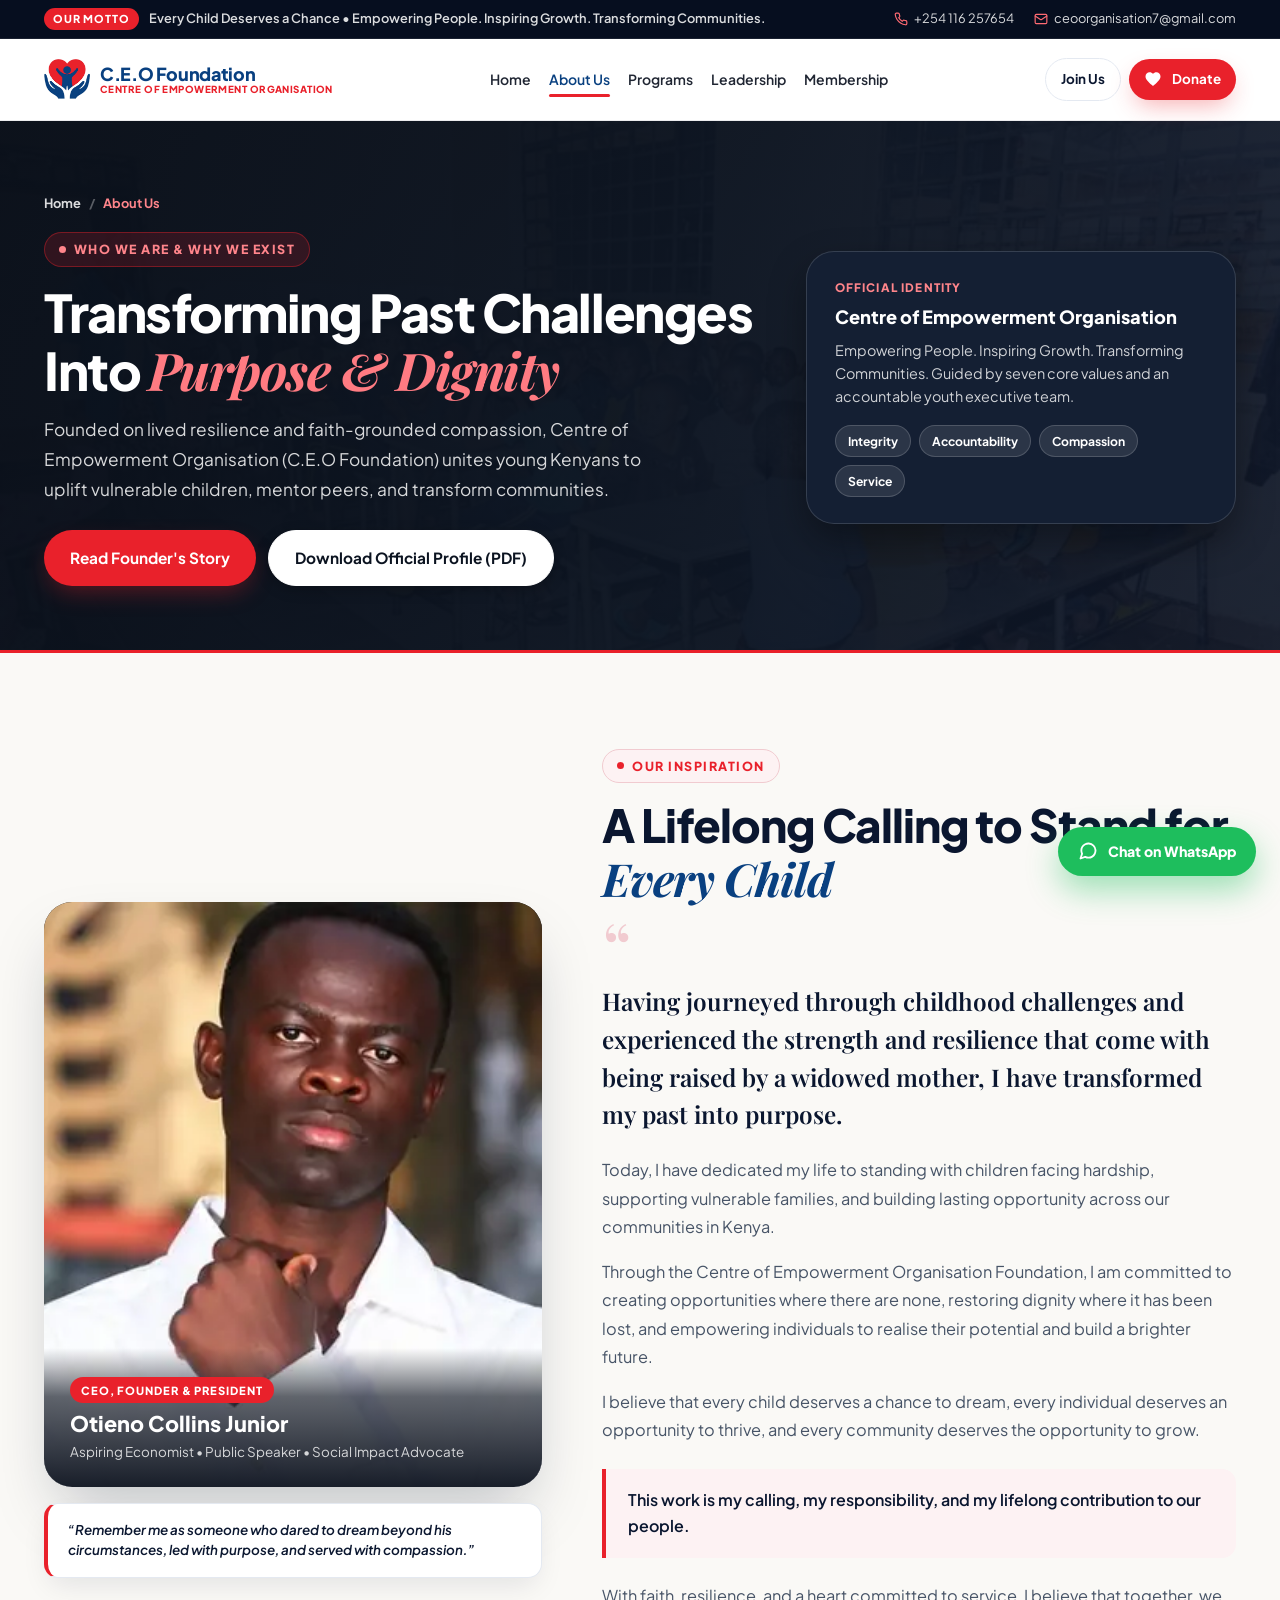
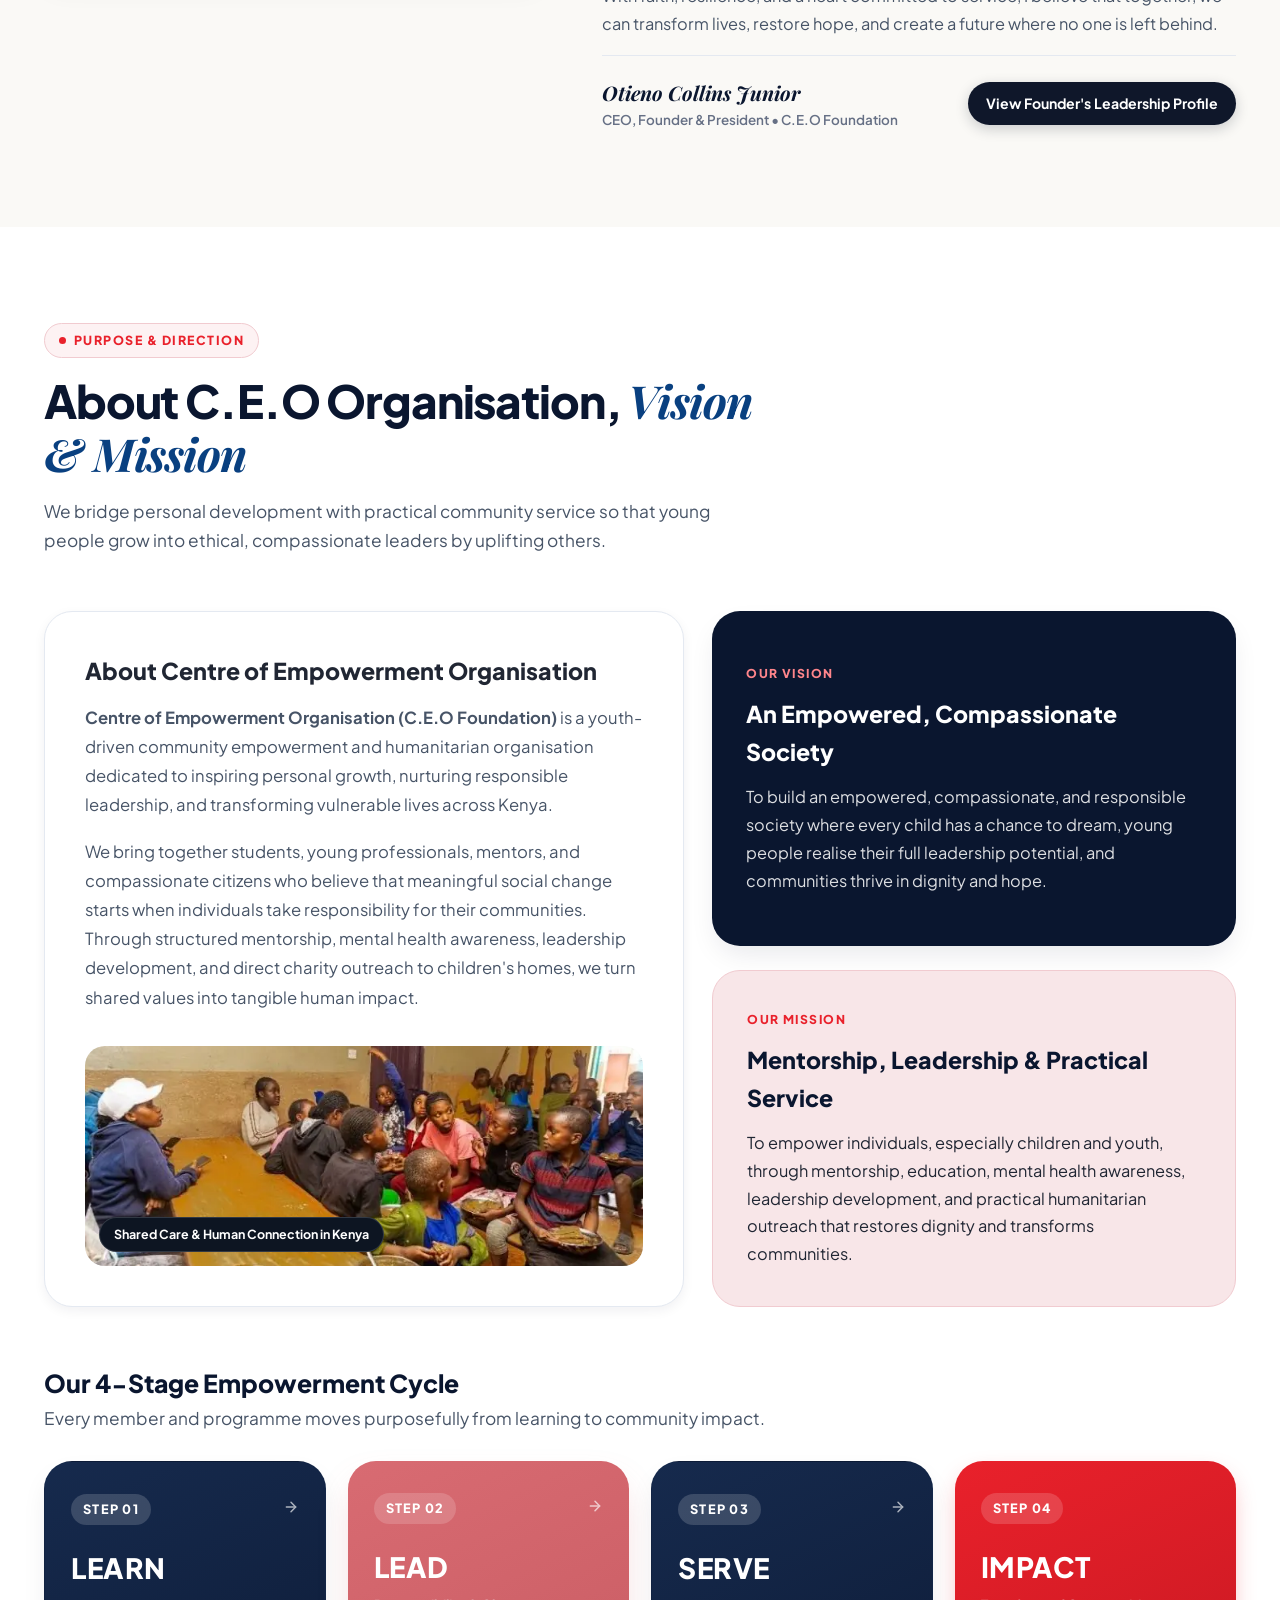
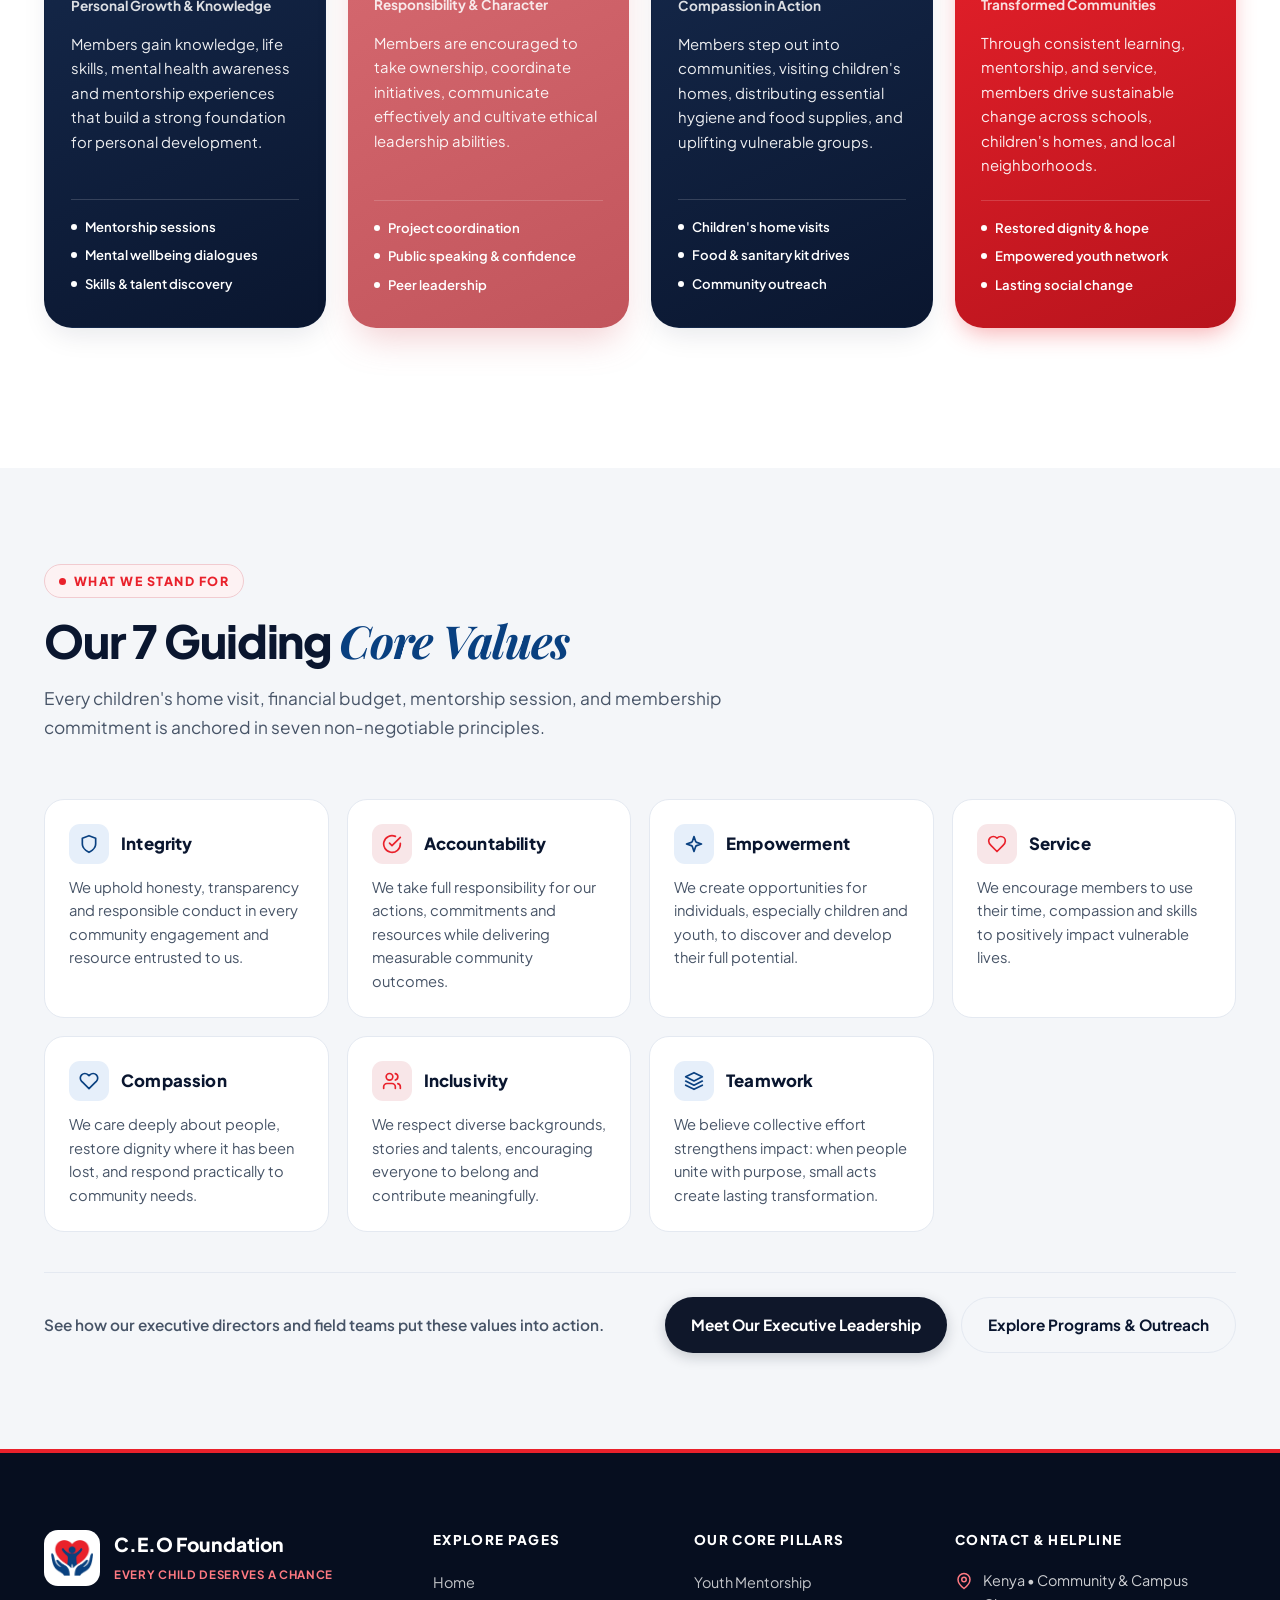
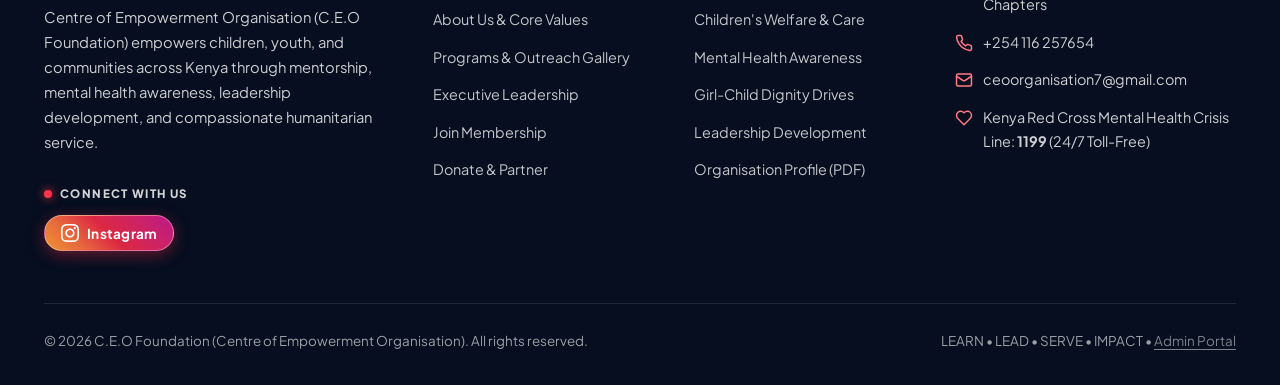
<file: about.html>
<!DOCTYPE html>
<html lang="en">
<head>
  <meta charset="UTF-8" />
  <meta name="viewport" content="width=device-width, initial-scale=1.0" />
  <title>About Us &amp; Core Values | C.E.O Foundation (Kenya)</title>
  <meta name="description" content="Read Founder Otieno Collins Junior's Our Inspiration story, our Vision, our Mission, and the 7 Core Values guiding C.E.O Foundation (Centre of Empowerment Organisation)." />
  <link rel="icon" type="image/png" href="assets/images/logo-icon.png" />
  <link rel="preconnect" href="https://fonts.googleapis.com" />
  <link rel="preconnect" href="https://fonts.gstatic.com" crossorigin />
  <link href="https://fonts.googleapis.com/css2?family=Playfair+Display:ital,wght@0,600;0,700;1,600;1,700&family=Plus+Jakarta+Sans:wght@400;500;600;700;800&display=swap" rel="stylesheet" />
  <link rel="stylesheet" href="css/styles.css?v=1.3" />
</head>
<body>
  <a href="#main-content" class="skip-link">Skip to main content</a>

  <!-- Unified Top Announcement & Contact Bar -->
  <div class="topbar">
    <div class="container topbar__inner">
      <div class="topbar__motto">
        <span class="topbar__pill">Our Motto</span>
        <span>Every Child Deserves a Chance &bull; Empowering People. Inspiring Growth. Transforming Communities.</span>
      </div>
      <div class="topbar__contacts">
        <a href="tel:+254116257654" class="topbar__link">
          <svg viewBox="0 0 24 24" fill="none" stroke="currentColor" stroke-width="2" stroke-linecap="round" stroke-linejoin="round"><path d="M22 16.92v3a2 2 0 0 1-2.18 2 19.79 19.79 0 0 1-8.63-3.07 19.5 19.5 0 0 1-6-6 19.79 19.79 0 0 1-3.07-8.67A2 2 0 0 1 4.11 2h3a2 2 0 0 1 2 1.72 12.84 12.84 0 0 0 .7 2.81 2 2 0 0 1-.45 2.11L8.09 9.91a16 16 0 0 0 6 6l1.27-1.27a2 2 0 0 1 2.11-.45 12.84 12.84 0 0 0 2.81.7A2 2 0 0 1 22 16.92z"/></svg>
          <span>+254 116 257654</span>
        </a>
        <a href="mailto:ceoorganisation7@gmail.com" class="topbar__link">
          <svg viewBox="0 0 24 24" fill="none" stroke="currentColor" stroke-width="2" stroke-linecap="round" stroke-linejoin="round"><rect width="20" height="16" x="2" y="4" rx="2"/><path d="m22 7-8.97 5.7a1.94 1.94 0 0 1-2.06 0L2 7"/></svg>
          <span>ceoorganisation7@gmail.com</span>
        </a>
      </div>
    </div>
  </div>

  <!-- Unified Sticky Navigation -->
  <header class="navbar" id="navbar">
    <div class="container navbar__inner">
      <a href="index.html" class="brand" aria-label="C.E.O Foundation Home">
        <img src="assets/images/logo-icon.png" alt="C.E.O Foundation Emblem" class="brand__logo" width="46" height="42" />
        <div class="brand__text">
          <span class="brand__title">C.E.O Foundation</span>
          <span class="brand__subtitle">Centre of Empowerment Organisation</span>
        </div>
      </a>

      <nav class="nav-links" aria-label="Primary navigation">
        <a href="index.html" class="nav-link">Home</a>
        <a href="about.html" class="nav-link active" aria-current="page">About Us</a>
        <a href="programs.html" class="nav-link">Programs</a>
        <a href="leadership.html" class="nav-link">Leadership</a>
        <a href="membership.html" class="nav-link">Membership</a>
      </nav>

      <div class="nav-actions">
        <a href="membership.html#apply" class="btn btn--outline btn--sm">Join Us</a>
        <a href="donate.html" class="btn btn--primary btn--sm">
          <svg viewBox="0 0 24 24" fill="currentColor" aria-hidden="true"><path d="M12 21.35l-1.45-1.32C5.4 15.36 2 12.28 2 8.5 2 5.42 4.42 3 7.5 3c1.74 0 3.41.81 4.5 2.09C13.09 3.81 14.76 3 16.5 3 19.58 3 22 5.42 22 8.5c0 3.78-3.4 6.86-8.55 11.54L12 21.35z"/></svg>
          <span>Donate</span>
        </a>
        <button type="button" class="nav-toggle" id="mobile-menu-open" aria-label="Open navigation menu" aria-expanded="false" aria-controls="mobile-drawer">
          <svg viewBox="0 0 24 24" fill="none" stroke="currentColor" stroke-width="2.2" stroke-linecap="round" stroke-linejoin="round"><line x1="3" y1="6" x2="21" y2="6"/><line x1="3" y1="12" x2="21" y2="12"/><line x1="3" y1="18" x2="21" y2="18"/></svg>
        </button>
      </div>
    </div>
  </header>

  <!-- Unified Mobile Drawer -->
  <div class="mobile-drawer" id="mobile-drawer" role="dialog" aria-modal="true" aria-label="Mobile navigation">
    <div class="mobile-drawer__backdrop"></div>
    <div class="mobile-drawer__panel">
      <div>
        <div class="mobile-drawer__head">
          <a href="index.html" class="brand">
            <img src="assets/images/logo-icon.png" alt="C.E.O Foundation Emblem" class="brand__logo" width="40" height="36" />
            <div class="brand__text">
              <span class="brand__title">C.E.O Foundation</span>
              <span class="brand__subtitle">Every Child Deserves a Chance</span>
            </div>
          </a>
          <button type="button" class="modal-close-btn" id="mobile-menu-close" aria-label="Close navigation menu">
            <svg width="20" height="20" viewBox="0 0 24 24" fill="none" stroke="currentColor" stroke-width="2.2" stroke-linecap="round" stroke-linejoin="round"><line x1="18" y1="6" x2="6" y2="18"/><line x1="6" y1="6" x2="18" y2="18"/></svg>
          </button>
        </div>
        <nav class="mobile-drawer__links" aria-label="Mobile navigation links">
          <a href="index.html" class="mobile-drawer__link">Home</a>
          <a href="about.html" class="mobile-drawer__link active" aria-current="page">About Us &amp; Core Values</a>
          <a href="programs.html" class="mobile-drawer__link">Programs &amp; Outreach Gallery</a>
          <a href="leadership.html" class="mobile-drawer__link">Leadership Team</a>
          <a href="membership.html" class="mobile-drawer__link">Membership &amp; Volunteering</a>
          <a href="donate.html" class="mobile-drawer__link">Donate &amp; Partner</a>
        </nav>
      </div>
      <div class="mobile-drawer__cta">
        <a href="donate.html" class="btn btn--primary">Support Our Mission</a>
        <a href="membership.html#apply" class="btn btn--navy">Join the CEO Movement</a>
        <a href="https://wa.me/254116257654" target="_blank" rel="noopener" class="btn btn--whatsapp">Chat on WhatsApp</a>
      </div>
    </div>
  </div>

  <main id="main-content">
    <!-- Unified Inner-Page Header -->
    <section class="page-hero">
      <div class="page-hero__bg" aria-hidden="true">
        <img src="assets/images/outreach/learning-engagement.webp" alt="" />
        <div class="page-hero__overlay"></div>
      </div>
      <div class="container page-hero__inner">
        <div>
          <nav class="breadcrumb" aria-label="Breadcrumb">
            <a href="index.html">Home</a>
            <span class="breadcrumb__sep" aria-hidden="true">/</span>
            <span class="breadcrumb__current" aria-current="page">About Us</span>
          </nav>
          <div>
            <div class="eyebrow">
              <span class="eyebrow__dot" aria-hidden="true"></span>
              <span>Who We Are &amp; Why We Exist</span>
            </div>
          </div>
          <h1 class="page-hero__title">Transforming Past Challenges Into <em>Purpose &amp; Dignity</em></h1>
          <p class="page-hero__lead">
            Founded on lived resilience and faith-grounded compassion, Centre of Empowerment Organisation (C.E.O Foundation) unites young Kenyans to uplift vulnerable children, mentor peers, and transform communities.
          </p>
          <div class="page-hero__actions">
            <a href="#inspiration" class="btn btn--primary">Read Founder's Story</a>
            <a href="assets/docs/CEO_Foundation_Organisation_Profile.pdf" target="_blank" rel="noopener" class="btn btn--outline-white">Download Official Profile (PDF)</a>
          </div>
        </div>

        <aside class="page-hero__aside" aria-label="Identity summary">
          <span class="page-hero__aside-label">Official Identity</span>
          <h2 class="page-hero__aside-title">Centre of Empowerment Organisation</h2>
          <p class="page-hero__aside-text">
            Empowering People. Inspiring Growth. Transforming Communities. Guided by seven core values and an accountable youth executive team.
          </p>
          <div class="page-hero__chips">
            <span class="page-hero__chip">Integrity</span>
            <span class="page-hero__chip">Accountability</span>
            <span class="page-hero__chip">Compassion</span>
            <span class="page-hero__chip">Service</span>
          </div>
        </aside>
      </div>
    </section>

    <!-- 1. OUR INSPIRATION (FOUNDER'S VERBATIM STORY) -->
    <section class="section section--warm" id="inspiration">
      <div class="container">
        <div class="inspiration-grid">
          <div class="inspiration-portrait reveal">
            <div class="inspiration-portrait__frame">
              <img src="assets/images/leaders/otieno-collins-junior.webp" alt="Otieno Collins Junior, CEO, Founder and President of C.E.O Foundation" />
              <div class="inspiration-portrait__overlay">
                <span class="inspiration-portrait__badge">CEO, Founder &amp; President</span>
                <h2 class="inspiration-portrait__name">Otieno Collins Junior</h2>
                <p class="inspiration-portrait__meta">Aspiring Economist &bull; Public Speaker &bull; Social Impact Advocate</p>
              </div>
            </div>
            <div class="inspiration-floating-quote">
              <p>&ldquo;Remember me as someone who dared to dream beyond his circumstances, led with purpose, and served with compassion.&rdquo;</p>
            </div>
          </div>

          <div class="inspiration-story reveal">
            <div class="eyebrow">
              <span class="eyebrow__dot" aria-hidden="true"></span>
              <span>Our Inspiration</span>
            </div>
            <h2 class="section-title">A Lifelong Calling to Stand for <em>Every Child</em></h2>
            <div class="inspiration-story__quote-mark" aria-hidden="true">&ldquo;</div>
            <p class="inspiration-story__lead">
              Having journeyed through childhood challenges and experienced the strength and resilience that come with being raised by a widowed mother, I have transformed my past into purpose.
            </p>
            <div class="inspiration-story__body">
              <p>
                Today, I have dedicated my life to standing with children facing hardship, supporting vulnerable families, and building lasting opportunity across our communities in Kenya.
              </p>
              <p>
                Through the Centre of Empowerment Organisation Foundation, I am committed to creating opportunities where there are none, restoring dignity where it has been lost, and empowering individuals to realise their potential and build a brighter future.
              </p>
              <p>
                I believe that every child deserves a chance to dream, every individual deserves an opportunity to thrive, and every community deserves the opportunity to grow.
              </p>
              <div class="inspiration-story__highlight">
                This work is my calling, my responsibility, and my lifelong contribution to our people.
              </div>
              <p>
                With faith, resilience, and a heart committed to service, I believe that together, we can transform lives, restore hope, and create a future where no one is left behind.
              </p>
            </div>
            <div class="inspiration-story__footer">
              <div>
                <div class="inspiration-story__sig-name">Otieno Collins Junior</div>
                <div class="inspiration-story__sig-role">CEO, Founder &amp; President &bull; C.E.O Foundation</div>
              </div>
              <a href="leadership.html?leader=otieno-collins-junior" class="btn btn--navy btn--sm">View Founder's Leadership Profile</a>
            </div>
          </div>
        </div>
      </div>
    </section>

    <!-- 2. ABOUT CEO ORGANISATION, OUR VISION & OUR MISSION -->
    <section class="section" id="vision-mission">
      <div class="container">
        <div class="section-header">
          <div class="eyebrow">
            <span class="eyebrow__dot" aria-hidden="true"></span>
            <span>Purpose &amp; Direction</span>
          </div>
          <h2 class="section-title">About C.E.O Organisation, <em>Vision &amp; Mission</em></h2>
          <p class="section-subtitle">
            We bridge personal development with practical community service so that young people grow into ethical, compassionate leaders by uplifting others.
          </p>
        </div>

        <div class="about-bento">
          <article class="about-main-card reveal">
            <div>
              <h3 class="vm-card__title">About Centre of Empowerment Organisation</h3>
              <p>
                <strong>Centre of Empowerment Organisation (C.E.O Foundation)</strong> is a youth-driven community empowerment and humanitarian organisation dedicated to inspiring personal growth, nurturing responsible leadership, and transforming vulnerable lives across Kenya.
              </p>
              <p>
                We bring together students, young professionals, mentors, and compassionate citizens who believe that meaningful social change starts when individuals take responsibility for their communities. Through structured mentorship, mental health awareness, leadership development, and direct charity outreach to children's homes, we turn shared values into tangible human impact.
              </p>
            </div>
            <div class="about-photo-strip">
              <img src="assets/images/outreach/shared-care-meal.webp" alt="C.E.O Foundation members sharing a meal and fellowship during community outreach" loading="lazy" />
              <span class="about-photo-strip__tag">Shared Care &amp; Human Connection in Kenya</span>
            </div>
          </article>

          <div class="vm-stack">
            <article class="vm-card vm-card--vision reveal">
              <span class="vm-card__label">Our Vision</span>
              <h3 class="vm-card__title">An Empowered, Compassionate Society</h3>
              <p class="vm-card__text">
                To build an empowered, compassionate, and responsible society where every child has a chance to dream, young people realise their full leadership potential, and communities thrive in dignity and hope.
              </p>
            </article>

            <article class="vm-card vm-card--mission reveal">
              <span class="vm-card__label">Our Mission</span>
              <h3 class="vm-card__title">Mentorship, Leadership &amp; Practical Service</h3>
              <p class="vm-card__text">
                To empower individuals, especially children and youth, through mentorship, education, mental health awareness, leadership development, and practical humanitarian outreach that restores dignity and transforms communities.
              </p>
            </article>
          </div>
        </div>

        <!-- 4-Stage Approach Summary Cards (Clean Un-Pinned Grid on About Page) -->
        <div class="values-header">
          <div>
            <h3 class="values-title">Our 4-Stage Empowerment Cycle</h3>
            <p class="section-subtitle">Every member and programme moves purposefully from learning to community impact.</p>
          </div>
        </div>
        <div class="approach-grid" id="approach-grid"></div>
      </div>
    </section>

    <!-- 3. OUR 7 CORE VALUES -->
    <section class="section section--ice" id="core-values">
      <div class="container">
        <div class="section-header">
          <div class="eyebrow">
            <span class="eyebrow__dot" aria-hidden="true"></span>
            <span>What We Stand For</span>
          </div>
          <h2 class="section-title">Our 7 Guiding <em>Core Values</em></h2>
          <p class="section-subtitle">
            Every children's home visit, financial budget, mentorship session, and membership commitment is anchored in seven non-negotiable principles.
          </p>
        </div>

        <div class="values-grid" id="values-grid"></div>

        <div class="section-cta-row">
          <p class="section-cta-row__note">See how our executive directors and field teams put these values into action.</p>
          <div class="hero__actions">
            <a href="leadership.html" class="btn btn--navy">Meet Our Executive Leadership</a>
            <a href="programs.html" class="btn btn--outline">Explore Programs &amp; Outreach</a>
          </div>
        </div>
      </div>
    </section>
  </main>

  <!-- Unified 4-Column Footer -->
  <footer class="footer">
    <div class="container">
      <div class="footer__grid">
        <div>
          <a href="index.html" class="footer__logo-card">
            <img src="assets/images/logo-icon.png" alt="C.E.O Foundation Emblem" class="footer__logo-img" width="56" height="56" />
            <div>
              <span class="footer__brand-name">C.E.O Foundation</span>
              <span class="footer__brand-sub">Every Child Deserves a Chance</span>
            </div>
          </a>
          <p class="footer__about">
            Centre of Empowerment Organisation (C.E.O Foundation) empowers children, youth, and communities across Kenya through mentorship, mental health awareness, leadership development, and compassionate humanitarian service.
          </p>
          <div class="footer__social" id="footer-social" aria-label="C.E.O Foundation on social media"></div>
        </div>

        <div>
          <h3 class="footer__heading">Explore Pages</h3>
          <ul class="footer__links">
            <li><a href="index.html">Home</a></li>
            <li><a href="about.html">About Us &amp; Core Values</a></li>
            <li><a href="programs.html">Programs &amp; Outreach Gallery</a></li>
            <li><a href="leadership.html">Executive Leadership</a></li>
            <li><a href="membership.html">Join Membership</a></li>
            <li><a href="donate.html">Donate &amp; Partner</a></li>
          </ul>
        </div>

        <div>
          <h3 class="footer__heading">Our Core Pillars</h3>
          <ul class="footer__links">
            <li><a href="programs.html#youth-mentorship">Youth Mentorship</a></li>
            <li><a href="programs.html#childrens-welfare">Children's Welfare &amp; Care</a></li>
            <li><a href="programs.html#mental-health">Mental Health Awareness</a></li>
            <li><a href="programs.html#community-outreach">Girl-Child Dignity Drives</a></li>
            <li><a href="programs.html#leadership-development">Leadership Development</a></li>
            <li><a href="assets/docs/CEO_Foundation_Organisation_Profile.pdf" target="_blank" rel="noopener">Organisation Profile (PDF)</a></li>
          </ul>
        </div>

        <div>
          <h3 class="footer__heading">Contact &amp; Helpline</h3>
          <ul class="footer__contact-list">
            <li class="footer__contact-item">
              <svg viewBox="0 0 24 24" fill="none" stroke="currentColor" stroke-width="2"><path d="M20 10c0 6-8 12-8 12s-8-6-8-12a8 8 0 0 1 16 0Z"/><circle cx="12" cy="10" r="3"/></svg>
              <span>Kenya &bull; Community &amp; Campus Chapters</span>
            </li>
            <li class="footer__contact-item">
              <svg viewBox="0 0 24 24" fill="none" stroke="currentColor" stroke-width="2"><path d="M22 16.92v3a2 2 0 0 1-2.18 2 19.79 19.79 0 0 1-8.63-3.07 19.5 19.5 0 0 1-6-6 19.79 19.79 0 0 1-3.07-8.67A2 2 0 0 1 4.11 2h3a2 2 0 0 1 2 1.72 12.84 12.84 0 0 0 .7 2.81 2 2 0 0 1-.45 2.11L8.09 9.91a16 16 0 0 0 6 6l1.27-1.27a2 2 0 0 1 2.11-.45 12.84 12.84 0 0 0 2.81.7A2 2 0 0 1 22 16.92z"/></svg>
              <a href="tel:+254116257654">+254 116 257654</a>
            </li>
            <li class="footer__contact-item">
              <svg viewBox="0 0 24 24" fill="none" stroke="currentColor" stroke-width="2"><rect width="20" height="16" x="2" y="4" rx="2"/><path d="m22 7-8.97 5.7a1.94 1.94 0 0 1-2.06 0L2 7"/></svg>
              <a href="mailto:ceoorganisation7@gmail.com">ceoorganisation7@gmail.com</a>
            </li>
            <li class="footer__contact-item">
              <svg viewBox="0 0 24 24" fill="none" stroke="currentColor" stroke-width="2"><path d="M19 14c1.49-1.46 3-3.21 3-5.5A5.5 5.5 0 0 0 16.5 3c-1.76 0-3 .5-4.5 2-1.5-1.5-2.74-2-4.5-2A5.5 5.5 0 0 0 2 8.5c0 2.3 1.5 4.05 3 5.5l7 7Z"/></svg>
              <span>Kenya Red Cross Mental Health Crisis Line: <a href="tel:1199"><strong>1199</strong></a> (24/7 Toll-Free)</span>
            </li>
          </ul>
        </div>
      </div>

      <div class="footer__bottom">
        <span>&copy; 2026 C.E.O Foundation (Centre of Empowerment Organisation). All rights reserved.</span>
        <span>LEARN &bull; LEAD &bull; SERVE &bull; IMPACT &bull; <a href="admin.html" style="color: inherit; text-decoration: underline; text-underline-offset: 3px; opacity: 0.8;">Admin Portal</a></span>
      </div>
    </div>
  </footer>

  <!-- Floating WhatsApp Quick-Chat -->
  <a href="https://wa.me/254116257654?text=Hello%20C.E.O%20Foundation!%20I%20would%20like%20to%20learn%20more%20about%20your%20mission." target="_blank" rel="noopener" class="whatsapp-float" aria-label="Chat with C.E.O Foundation on WhatsApp">
    <svg viewBox="0 0 24 24" fill="none" stroke="currentColor" stroke-width="2.2" stroke-linecap="round" stroke-linejoin="round"><path d="M21 11.5a8.38 8.38 0 0 1-.9 3.8 8.5 8.5 0 0 1-7.6 4.7 8.38 8.38 0 0 1-3.8-.9L3 21l1.9-5.7a8.38 8.38 0 0 1-.9-3.8 8.5 8.5 0 0 1 4.7-7.6 8.38 8.38 0 0 1 3.8-.9h.5a8.48 8.48 0 0 1 8 8v.5z"/></svg>
    <span>Chat on WhatsApp</span>
  </a>

  <div class="toast" id="toast" role="status" aria-live="polite"></div>

  <script src="js/data.js?v=1.3"></script>
  <script src="js/app.js?v=1.3"></script>
</body>
</html>
</file>
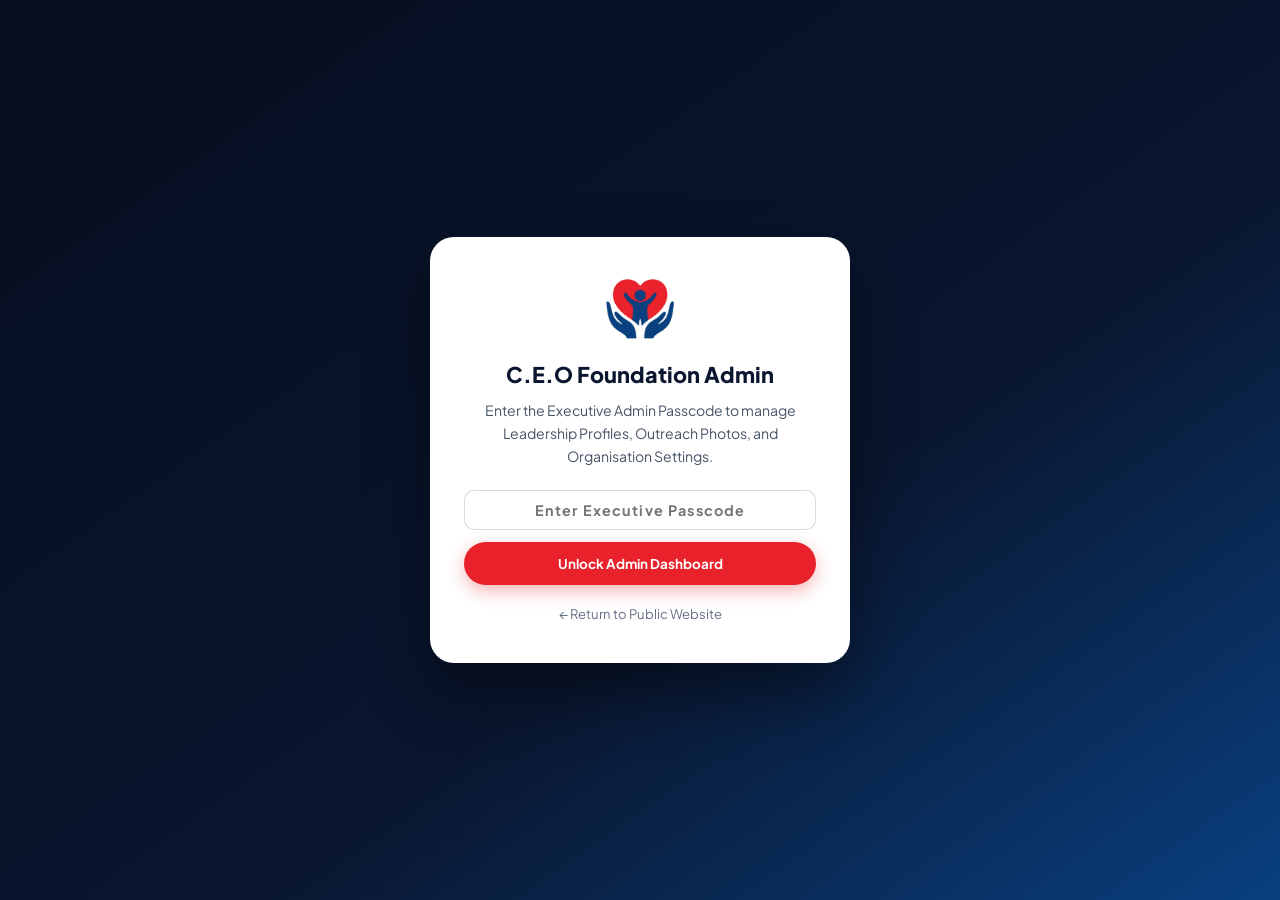
<file: admin.html>
<!DOCTYPE html>
<html lang="en">
<head>
  <meta charset="UTF-8" />
  <meta name="viewport" content="width=device-width, initial-scale=1.0" />
  <title>Admin Dashboard | C.E.O Foundation Content Manager</title>
  <meta name="robots" content="noindex, nofollow" />
  <link rel="icon" type="image/png" href="assets/images/logo-icon.png" />

  <!-- Google Fonts: Plus Jakarta Sans & Newsreader -->
  <link rel="preconnect" href="https://fonts.googleapis.com" />
  <link rel="preconnect" href="https://fonts.gstatic.com" crossorigin />
  <link href="https://fonts.googleapis.com/css2?family=Newsreader:ital,opsz,wght@0,6..72,500;0,6..72,600;1,6..72,400;1,6..72,600&family=Plus+Jakarta+Sans:wght@400;500;600;700;800&display=swap" rel="stylesheet" />

  <!-- Unified Brand Stylesheet -->
  <link rel="stylesheet" href="css/styles.css?v=1.3" />

  <style>
    :root {
      --admin-bg: #f4f7fb;
      --admin-card: #ffffff;
      --admin-border: rgba(15, 34, 70, 0.1);
    }

    body.admin-body {
      background: var(--admin-bg);
      color: var(--text-900);
      min-height: 100vh;
      display: flex;
      flex-direction: column;
    }

    /* Admin Topbar */
    .admin-topbar {
      position: sticky;
      top: 0;
      z-index: 200;
      background: var(--navy-900);
      color: #ffffff;
      padding: 14px 0;
      border-bottom: 1px solid rgba(255, 255, 255, 0.1);
      box-shadow: 0 8px 24px rgba(10, 22, 47, 0.18);
    }

    .admin-topbar__inner {
      display: flex;
      align-items: center;
      justify-content: space-between;
      gap: 16px;
      flex-wrap: wrap;
    }

    .admin-brand {
      display: flex;
      align-items: center;
      gap: 12px;
      text-decoration: none;
      color: #ffffff;
    }

    .admin-brand img {
      width: 42px;
      height: 42px;
      border-radius: 10px;
      background: #ffffff;
      padding: 3px;
      object-fit: contain;
    }

    .admin-brand__title {
      font-weight: 800;
      font-size: 1.05rem;
      display: block;
      line-height: 1.2;
    }

    .admin-brand__sub {
      font-size: 0.72rem;
      color: #ff858b;
      text-transform: uppercase;
      letter-spacing: 0.08em;
      font-weight: 700;
    }

    .admin-actions {
      display: flex;
      align-items: center;
      gap: 10px;
      flex-wrap: wrap;
    }

    .admin-status-pill {
      display: inline-flex;
      align-items: center;
      gap: 7px;
      font-size: 0.78rem;
      font-weight: 700;
      padding: 6px 13px;
      border-radius: 999px;
      background: rgba(16, 185, 129, 0.16);
      color: #6ee7b7;
      border: 1px solid rgba(16, 185, 129, 0.35);
    }

    .admin-status-pill.unsaved {
      background: rgba(245, 158, 11, 0.18);
      color: #fcd34d;
      border-color: rgba(245, 158, 11, 0.4);
    }

    .admin-status-pill__dot {
      width: 8px;
      height: 8px;
      border-radius: 50%;
      background: currentColor;
    }

    .admin-btn {
      display: inline-flex;
      align-items: center;
      gap: 8px;
      padding: 9px 16px;
      border-radius: 999px;
      font-size: 0.84rem;
      font-weight: 700;
      cursor: pointer;
      border: 1px solid transparent;
      transition: all 0.2s ease;
      text-decoration: none;
      font-family: inherit;
    }

    .admin-btn--ghost {
      background: rgba(255, 255, 255, 0.08);
      color: #ffffff;
      border-color: rgba(255, 255, 255, 0.18);
    }

    .admin-btn--ghost:hover {
      background: rgba(255, 255, 255, 0.16);
    }

    .admin-btn--navy {
      background: var(--navy-800);
      color: #ffffff;
    }

    .admin-btn--navy:hover {
      background: var(--royal-700);
    }

    .admin-btn--red {
      background: var(--red-600);
      color: #ffffff;
      box-shadow: 0 6px 18px rgba(227, 27, 35, 0.32);
    }

    .admin-btn--red:hover {
      background: var(--red-700);
      transform: translateY(-1px);
    }

    .admin-btn--outline {
      background: #ffffff;
      color: var(--navy-900);
      border-color: var(--admin-border);
    }

    .admin-btn--outline:hover {
      border-color: var(--royal-700);
      color: var(--royal-700);
    }

    .admin-btn--danger {
      background: #fef2f2;
      color: #dc2626;
      border-color: #fecaca;
    }

    .admin-btn--danger:hover {
      background: #fee2e2;
    }

    /* Main Workspace Layout */
    .admin-shell {
      flex: 1;
      padding: 32px 0 72px;
    }

    .admin-Summary-bar {
      display: grid;
      grid-template-columns: repeat(4, 1fr);
      gap: 16px;
      margin-bottom: 26px;
    }

    .admin-stat-card {
      background: #ffffff;
      border: 1px solid var(--admin-border);
      border-radius: 16px;
      padding: 18px 22px;
      box-shadow: var(--shadow-xs);
    }

    .admin-stat-card__label {
      font-size: 0.76rem;
      font-weight: 700;
      text-transform: uppercase;
      letter-spacing: 0.07em;
      color: var(--text-500);
      margin-bottom: 4px;
    }

    .admin-stat-card__val {
      font-size: 1.65rem;
      font-weight: 800;
      color: var(--navy-900);
    }

    .admin-stat-card__sub {
      font-size: 0.8rem;
      color: var(--text-500);
      margin-top: 2px;
    }

    /* Navigation Tabs */
    .admin-tabs {
      display: flex;
      gap: 8px;
      flex-wrap: wrap;
      background: #ffffff;
      padding: 8px;
      border-radius: 16px;
      border: 1px solid var(--admin-border);
      margin-bottom: 24px;
      box-shadow: var(--shadow-xs);
    }

    .admin-tab {
      padding: 11px 18px;
      border-radius: 11px;
      font-size: 0.88rem;
      font-weight: 700;
      color: var(--text-600);
      background: transparent;
      border: none;
      cursor: pointer;
      display: inline-flex;
      align-items: center;
      gap: 8px;
      transition: all 0.2s ease;
      font-family: inherit;
    }

    .admin-tab:hover {
      color: var(--navy-900);
      background: var(--bg-ice);
    }

    .admin-tab.active {
      background: var(--navy-900);
      color: #ffffff;
      box-shadow: var(--shadow-xs);
    }

    .admin-tab__count {
      font-size: 0.73rem;
      padding: 2px 8px;
      border-radius: 999px;
      background: rgba(15, 34, 70, 0.08);
      color: inherit;
    }

    .admin-tab.active .admin-tab__count {
      background: var(--red-600);
      color: #ffffff;
    }

    .admin-panel {
      display: none;
    }

    .admin-panel.active {
      display: block;
    }

    /* Toolbar inside panel */
    .admin-panel-header {
      background: #ffffff;
      border: 1px solid var(--admin-border);
      border-radius: 18px;
      padding: 22px 26px;
      margin-bottom: 22px;
      display: flex;
      align-items: center;
      justify-content: space-between;
      gap: 16px;
      flex-wrap: wrap;
    }

    .admin-panel-header__title {
      font-size: 1.3rem;
      font-weight: 800;
      color: var(--navy-900);
      margin-bottom: 4px;
    }

    .admin-panel-header__desc {
      font-size: 0.9rem;
      color: var(--text-600);
    }

    .admin-toolbar-controls {
      display: flex;
      align-items: center;
      gap: 10px;
      flex-wrap: wrap;
    }

    .admin-input,
    .admin-select,
    .admin-textarea {
      width: 100%;
      padding: 10px 14px;
      border-radius: 10px;
      border: 1px solid rgba(15, 34, 70, 0.16);
      font-size: 0.9rem;
      font-family: inherit;
      color: var(--text-900);
      background: #ffffff;
    }

    .admin-input:focus,
    .admin-select:focus,
    .admin-textarea:focus {
      outline: none;
      border-color: var(--royal-700);
      box-shadow: 0 0 0 3px rgba(9, 64, 128, 0.12);
    }

    /* Leaders Admin Grid */
    .admin-cards-grid {
      display: grid;
      grid-template-columns: repeat(auto-fill, minmax(310px, 1fr));
      gap: 18px;
    }

    .admin-item-card {
      background: #ffffff;
      border: 1px solid var(--admin-border);
      border-radius: 16px;
      overflow: hidden;
      display: flex;
      flex-direction: column;
      box-shadow: var(--shadow-xs);
      transition: transform 0.2s ease, box-shadow 0.2s ease;
    }

    .admin-item-card:hover {
      box-shadow: var(--shadow-md);
    }

    .admin-leader-top {
      display: flex;
      gap: 14px;
      padding: 18px;
      align-items: center;
      border-bottom: 1px solid var(--admin-border);
    }

    .admin-leader-avatar {
      width: 68px;
      height: 68px;
      border-radius: 14px;
      object-fit: cover;
      object-position: top center;
      background: var(--navy-900);
      flex-shrink: 0;
      border: 2px solid var(--bg-ice);
    }

    .admin-leader-meta {
      min-width: 0;
      flex: 1;
    }

    .admin-leader-dept {
      display: inline-block;
      font-size: 0.68rem;
      font-weight: 800;
      text-transform: uppercase;
      letter-spacing: 0.06em;
      color: var(--red-600);
      background: var(--blush-200);
      padding: 3px 9px;
      border-radius: 999px;
      margin-bottom: 5px;
    }

    .admin-leader-name {
      font-size: 1.02rem;
      font-weight: 800;
      color: var(--navy-900);
      white-space: nowrap;
      overflow: hidden;
      text-overflow: ellipsis;
    }

    .admin-leader-role {
      font-size: 0.82rem;
      color: var(--text-600);
      font-weight: 600;
    }

    .admin-item-body {
      padding: 14px 18px;
      flex: 1;
      font-size: 0.84rem;
      color: var(--text-600);
      line-height: 1.55;
    }

    .admin-item-footer {
      padding: 12px 18px;
      background: var(--bg-ice);
      border-top: 1px solid var(--admin-border);
      display: flex;
      align-items: center;
      justify-content: space-between;
      gap: 8px;
    }

    .admin-order-btns {
      display: inline-flex;
      gap: 4px;
    }

    .admin-icon-btn {
      width: 32px;
      height: 32px;
      border-radius: 8px;
      border: 1px solid var(--admin-border);
      background: #ffffff;
      color: var(--navy-900);
      font-weight: 800;
      cursor: pointer;
      display: inline-flex;
      align-items: center;
      justify-content: center;
      transition: all 0.15s ease;
    }

    .admin-icon-btn:hover:not(:disabled) {
      background: var(--navy-900);
      color: #ffffff;
    }

    .admin-icon-btn:disabled {
      opacity: 0.35;
      cursor: not-allowed;
    }

    /* Gallery Admin Card */
    .admin-gallery-thumb {
      height: 185px;
      background: var(--navy-900);
      position: relative;
      overflow: hidden;
    }

    .admin-gallery-thumb img {
      width: 100%;
      height: 100%;
      object-fit: cover;
    }

    .admin-gallery-badge {
      position: absolute;
      top: 12px;
      left: 12px;
      background: rgba(10, 22, 47, 0.86);
      color: #ffffff;
      font-size: 0.7rem;
      font-weight: 800;
      text-transform: uppercase;
      letter-spacing: 0.06em;
      padding: 4px 10px;
      border-radius: 999px;
    }

    /* Settings & Guide Sections */
    .admin-form-card {
      background: #ffffff;
      border: 1px solid var(--admin-border);
      border-radius: 18px;
      padding: 28px;
      margin-bottom: 24px;
      box-shadow: var(--shadow-xs);
    }

    .admin-form-card__title {
      font-size: 1.15rem;
      font-weight: 800;
      color: var(--navy-900);
      margin-bottom: 6px;
    }

    .admin-form-card__sub {
      font-size: 0.88rem;
      color: var(--text-600);
      margin-bottom: 20px;
    }

    .admin-form-grid {
      display: grid;
      grid-template-columns: repeat(2, 1fr);
      gap: 18px;
    }

    .admin-field {
      display: flex;
      flex-direction: column;
      gap: 6px;
    }

    .admin-field--full {
      grid-column: 1 / -1;
    }

    .admin-field label {
      font-size: 0.82rem;
      font-weight: 700;
      color: var(--navy-900);
    }

    .admin-field small {
      font-size: 0.76rem;
      color: var(--text-500);
    }

    /* Editor Modal */
    .admin-modal {
      position: fixed;
      inset: 0;
      z-index: 500;
      background: rgba(10, 22, 47, 0.72);
      backdrop-filter: blur(6px);
      display: none;
      align-items: center;
      justify-content: center;
      padding: 20px;
    }

    .admin-modal.open {
      display: flex;
    }

    .admin-modal__dialog {
      background: #ffffff;
      border-radius: 20px;
      width: 100%;
      max-width: 680px;
      max-height: 90vh;
      display: flex;
      flex-direction: column;
      box-shadow: 0 25px 60px rgba(10, 22, 47, 0.35);
      overflow: hidden;
    }

    .admin-modal__header {
      padding: 20px 26px;
      background: var(--navy-900);
      color: #ffffff;
      display: flex;
      align-items: center;
      justify-content: space-between;
    }

    .admin-modal__title {
      font-size: 1.15rem;
      font-weight: 800;
    }

    .admin-modal__close {
      background: rgba(255, 255, 255, 0.14);
      color: #ffffff;
      border: none;
      width: 34px;
      height: 34px;
      border-radius: 50%;
      cursor: pointer;
      font-size: 1.1rem;
      font-weight: 800;
    }

    .admin-modal__body {
      padding: 24px 26px;
      overflow-y: auto;
      display: flex;
      flex-direction: column;
      gap: 16px;
    }

    .admin-modal__footer {
      padding: 16px 26px;
      background: var(--bg-ice);
      border-top: 1px solid var(--admin-border);
      display: flex;
      align-items: center;
      justify-content: flex-end;
      gap: 10px;
    }

    /* Image Upload Dropzone */
    .admin-upload-box {
      display: flex;
      align-items: center;
      gap: 16px;
      padding: 14px;
      border: 1.5px dashed rgba(9, 64, 128, 0.3);
      border-radius: 14px;
      background: var(--bg-ice);
    }

    .admin-upload-preview {
      width: 76px;
      height: 76px;
      border-radius: 12px;
      object-fit: cover;
      background: var(--navy-900);
      flex-shrink: 0;
      border: 1px solid var(--admin-border);
    }

    /* Toast Notification */
    .admin-toast {
      position: fixed;
      bottom: 24px;
      right: 24px;
      z-index: 800;
      background: var(--navy-900);
      color: #ffffff;
      padding: 14px 20px;
      border-radius: 14px;
      box-shadow: 0 16px 36px rgba(10, 22, 47, 0.32);
      border-left: 4px solid #10b981;
      font-size: 0.88rem;
      font-weight: 700;
      transform: translateY(120%);
      opacity: 0;
      transition: all 0.25s ease;
      max-width: 420px;
    }

    .admin-toast.show {
      transform: translateY(0);
      opacity: 1;
    }

    /* Lock Overlay */
    .admin-lock {
      position: fixed;
      inset: 0;
      z-index: 9999;
      background: #060e1f;
      background: linear-gradient(145deg, #060e1f 0%, #0a162f 60%, #094080 100%);
      display: flex;
      align-items: center;
      justify-content: center;
      padding: 20px;
    }

    body.is-locked #admin-authenticated-app {
      display: none !important;
    }

    body:not(.is-locked) #admin-lock {
      display: none !important;
    }

    .admin-lock__card {
      background: #ffffff;
      border-radius: 24px;
      padding: 38px 34px;
      width: 100%;
      max-width: 420px;
      text-align: center;
      box-shadow: 0 28px 64px rgba(0, 0, 0, 0.45);
    }

    .admin-lock__logo {
      width: 68px;
      height: 68px;
      margin: 0 auto 14px;
      object-fit: contain;
    }

    .admin-guide-steps {
      display: grid;
      grid-template-columns: repeat(auto-fit, minmax(260px, 1fr));
      gap: 18px;
      margin-top: 14px;
    }

    .admin-guide-step {
      background: var(--bg-ice);
      border: 1px solid var(--admin-border);
      border-radius: 14px;
      padding: 20px;
    }

    .admin-guide-step__num {
      display: inline-block;
      background: var(--red-600);
      color: #ffffff;
      font-size: 0.72rem;
      font-weight: 800;
      padding: 3px 10px;
      border-radius: 999px;
      margin-bottom: 10px;
    }

    .admin-guide-step h4 {
      font-size: 1rem;
      font-weight: 800;
      color: var(--navy-900);
      margin-bottom: 8px;
    }

    .admin-guide-step p {
      font-size: 0.85rem;
      color: var(--text-600);
      line-height: 1.6;
    }

    @media (max-width: 900px) {
      .admin-Summary-bar {
        grid-template-columns: repeat(2, 1fr);
      }
      .admin-form-grid {
        grid-template-columns: 1fr;
      }
    }

    @media (max-width: 560px) {
      .admin-Summary-bar {
        grid-template-columns: 1fr;
      }
    }
  </style>
</head>
<body class="admin-body is-locked">

  <!-- Simple PIN Lock Screen so public visitors don't accidentally edit -->
  <div class="admin-lock" id="admin-lock">
    <div class="admin-lock__card">
      <img src="assets/images/logo-icon.png" alt="C.E.O Foundation Emblem" class="admin-lock__logo" />
      <h1 style="font-size: 1.35rem; font-weight: 800; color: var(--navy-900); margin-bottom: 6px;">C.E.O Foundation Admin</h1>
      <p style="font-size: 0.88rem; color: var(--text-600); margin-bottom: 22px;">
        Enter the Executive Admin Passcode to manage Leadership Profiles, Outreach Photos, and Organisation Settings.
      </p>
      <form id="admin-unlock-form" style="display: flex; flex-direction: column; gap: 12px;">
        <input
          type="password"
          id="admin-pin-input"
          class="admin-input"
          placeholder="Enter Executive Passcode"
          style="text-align: center; font-weight: 700; letter-spacing: 0.08em;"
          required
        />
        <p id="admin-pin-error" style="color: var(--red-600); font-size: 0.8rem; font-weight: 700; display: none;">
          Incorrect passcode. Please contact the C.E.O Foundation Executive Desk.
        </p>
        <button type="submit" class="admin-btn admin-btn--red" style="justify-content: center; padding: 12px;">
          Unlock Admin Dashboard
        </button>
        <a href="index.html" style="font-size: 0.82rem; color: var(--text-500); text-decoration: none; margin-top: 6px;">
          &larr; Return to Public Website
        </a>
      </form>
    </div>
  </div>

  <!-- Entire Admin Workspace (Completely hidden until unlocked) -->
  <div id="admin-authenticated-app">
  <!-- Top Admin Header -->
  <header class="admin-topbar">
    <div class="container admin-topbar__inner">
      <a href="index.html" class="admin-brand">
        <img src="assets/images/logo-icon.png" alt="C.E.O Foundation Logo" />
        <div>
          <span class="admin-brand__title">C.E.O Foundation Admin Studio</span>
          <span class="admin-brand__sub">No-Code Website &amp; Photo Manager</span>
        </div>
      </a>

      <div class="admin-actions">
        <div class="admin-status-pill" id="admin-status-pill">
          <span class="admin-status-pill__dot"></span>
          <span id="admin-status-text">All Changes Synced</span>
        </div>
        <a href="index.html" target="_blank" class="admin-btn admin-btn--ghost">
          View Live Website &nearr;
        </a>
        <button type="button" class="admin-btn admin-btn--ghost" id="btn-sync-cloud" title="Fetch latest changes published from other devices">Sync Cloud</button>
        <button type="button" class="admin-btn admin-btn--ghost" id="btn-export-data">
          Download data.js
        </button>
        <button type="button" class="admin-btn admin-btn--red" id="btn-publish-changes">
          Save &amp; Publish Changes
        </button>
      </div>
    </div>
  </header>

  <!-- Main Workspace -->
  <main class="admin-shell">
    <div class="container">

      <!-- Quick Overview Metrics -->
      <div class="admin-Summary-bar">
        <div class="admin-stat-card">
          <div class="admin-stat-card__label">Executive Leaders</div>
          <div class="admin-stat-card__val" id="stat-leaders-count">15</div>
          <div class="admin-stat-card__sub">Displayed on Leadership &amp; Home</div>
        </div>
        <div class="admin-stat-card">
          <div class="admin-stat-card__label">Outreach Gallery Photos</div>
          <div class="admin-stat-card__val" id="stat-gallery-count">18</div>
          <div class="admin-stat-card__sub">Filterable field photography</div>
        </div>
        <div class="admin-stat-card">
          <div class="admin-stat-card__label">Core Programs</div>
          <div class="admin-stat-card__val" id="stat-programs-count">6</div>
          <div class="admin-stat-card__sub">Active empowerment pillars</div>
        </div>
        <div class="admin-stat-card">
          <div class="admin-stat-card__label">Publishing Mode</div>
          <div class="admin-stat-card__val" id="stat-sync-mode" style="font-size: 1.15rem; padding-top: 6px;">Instant Browser + GitHub</div>
          <div class="admin-stat-card__sub" id="stat-sync-sub">Zero-cost static CMS</div>
        </div>
      </div>

      <!-- Navigation Tabs -->
      <div class="admin-tabs" role="tablist">
        <button type="button" class="admin-tab active" data-tab="leaders">
          <span>1. Executive Leadership</span>
          <span class="admin-tab__count" id="tab-count-leaders">15</span>
        </button>
        <button type="button" class="admin-tab" data-tab="gallery">
          <span>2. Outreach Photo Gallery</span>
          <span class="admin-tab__count" id="tab-count-gallery">18</span>
        </button>
        <button type="button" class="admin-tab" data-tab="programs">
          <span>3. Core Programs</span>
          <span class="admin-tab__count" id="tab-count-programs">6</span>
        </button>
        <button type="button" class="admin-tab" data-tab="settings">
          <span>4. Contacts &amp; M-Pesa Settings</span>
        </button>
        <button type="button" class="admin-tab" data-tab="cloud">
          <span>5. Cloud Auto-Publish &amp; Handover Guide</span>
        </button>
      </div>

      <!-- TAB 1: EXECUTIVE LEADERSHIP MANAGER -->
      <section class="admin-panel active" id="panel-leaders">
        <div class="admin-panel-header">
          <div>
            <h2 class="admin-panel-header__title">Executive Leadership Directory</h2>
            <p class="admin-panel-header__desc">
              Add new leaders, update roles when committees transition, upload new portraits, or reorder how leaders appear on the website.
            </p>
          </div>
          <div class="admin-toolbar-controls">
            <input type="search" id="leader-admin-search" class="admin-input" placeholder="Search leader name or role..." style="width: 230px;" />
            <button type="button" class="admin-btn admin-btn--red" id="btn-add-leader">
              + Add New Leader
            </button>
          </div>
        </div>

        <div class="admin-cards-grid" id="admin-leaders-grid"></div>
      </section>

      <!-- TAB 2: OUTREACH GALLERY MANAGER -->
      <section class="admin-panel" id="panel-gallery">
        <div class="admin-panel-header">
          <div>
            <h2 class="admin-panel-header__title">Outreach &amp; Field Photo Gallery</h2>
            <p class="admin-panel-header__desc">
              Upload new photos from children's home visits, mentorship sessions, and community drives. Photos are automatically compressed for fast mobile loading.
            </p>
          </div>
          <div class="admin-toolbar-controls">
            <select id="gallery-admin-filter" class="admin-select" style="width: 220px;">
              <option value="All">All Categories</option>
              <option value="welfare">Children's Welfare (welfare)</option>
              <option value="feeding">Food Support (feeding)</option>
              <option value="dignity">Essential Items / Dignity (dignity)</option>
              <option value="mentorship">Youth Mentorship (mentorship)</option>
            </select>
            <button type="button" class="admin-btn admin-btn--red" id="btn-add-photo">
              + Upload Outreach Photo
            </button>
          </div>
        </div>

        <div class="admin-cards-grid" id="admin-gallery-grid"></div>
      </section>

      <!-- TAB 3: CORE PROGRAMS MANAGER -->
      <section class="admin-panel" id="panel-programs">
        <div class="admin-panel-header">
          <div>
            <h2 class="admin-panel-header__title">Core Empowerment Programs</h2>
            <p class="admin-panel-header__desc">
              Update program descriptions, key deliverables, or cover photos shown on the Home and Programs pages.
            </p>
          </div>
          <div class="admin-toolbar-controls">
            <button type="button" class="admin-btn admin-btn--red" id="btn-add-program">
              + Add New Program
            </button>
          </div>
        </div>

        <div class="admin-cards-grid" id="admin-programs-grid"></div>
      </section>

      <!-- TAB 4: ORGANISATION SETTINGS, CONTACTS & M-PESA -->
      <section class="admin-panel" id="panel-settings">
        <form id="admin-settings-form" class="admin-form-card">
          <h3 class="admin-form-card__title">Organisation Contact, M-Pesa &amp; Registration Details</h3>
          <p class="admin-form-card__sub">
            Changes saved here automatically update the Header, Footer, WhatsApp Action Links, Membership Page, and Donate Page across all 6 pages.
          </p>

          <div class="admin-form-grid">
            <div class="admin-field">
              <label for="cfg-name">Organisation Display Name</label>
              <input type="text" id="cfg-name" class="admin-input" required />
            </div>
            <div class="admin-field">
              <label for="cfg-legal">Full Legal Name</label>
              <input type="text" id="cfg-legal" class="admin-input" required />
            </div>
            <div class="admin-field">
              <label for="cfg-motto">Official Motto</label>
              <input type="text" id="cfg-motto" class="admin-input" required />
            </div>
            <div class="admin-field">
              <label for="cfg-tagline">Hero Tagline</label>
              <input type="text" id="cfg-tagline" class="admin-input" required />
            </div>
            <div class="admin-field">
              <label for="cfg-phone-display">Official Phone / WhatsApp (Display Format)</label>
              <input type="text" id="cfg-phone-display" class="admin-input" placeholder="+254 116 257654" required />
              <small>Shown on buttons, footer, and M-Pesa instructions.</small>
            </div>
            <div class="admin-field">
              <label for="cfg-phone-raw">WhatsApp International Digits (No + or spaces)</label>
              <input type="text" id="cfg-phone-raw" class="admin-input" placeholder="254116257654" required />
              <small>Used for instant wa.me WhatsApp pledges &amp; membership forms.</small>
            </div>
            <div class="admin-field">
              <label for="cfg-email">Official Email Address</label>
              <input type="email" id="cfg-email" class="admin-input" required />
            </div>
            <div class="admin-field">
              <label for="cfg-mpesa">M-Pesa Paybill / Buy Goods Till Number (Optional)</label>
              <input type="text" id="cfg-mpesa" class="admin-input" placeholder="Leave blank if using direct M-Pesa phone line" />
              <small>When added, the Donate page automatically displays this Paybill/Till.</small>
            </div>
            <div class="admin-field admin-field--full">
              <label for="cfg-google-form">Google Form Registration Link (Optional)</label>
              <input type="url" id="cfg-google-form" class="admin-input" placeholder="https://docs.google.com/forms/..." />
              <small>Shown on the Membership page alongside the instant WhatsApp application form.</small>
            </div>
            <div class="admin-field admin-field--full" style="margin-top: 8px;">
              <label style="font-size: 0.95rem;">Social Media Links (shown as icons in the footer of every page)</label>
              <small>Paste the full link to each page. Leave any blank and its icon is hidden automatically.</small>
            </div>
            <div class="admin-field">
              <label for="cfg-social-facebook">Facebook Link</label>
              <input type="url" id="cfg-social-facebook" class="admin-input" placeholder="https://facebook.com/..." />
            </div>
            <div class="admin-field">
              <label for="cfg-social-instagram">Instagram Link</label>
              <input type="url" id="cfg-social-instagram" class="admin-input" placeholder="https://instagram.com/..." />
            </div>
            <div class="admin-field">
              <label for="cfg-social-tiktok">TikTok Link</label>
              <input type="url" id="cfg-social-tiktok" class="admin-input" placeholder="https://tiktok.com/@..." />
            </div>
            <div class="admin-field">
              <label for="cfg-social-x">X (Twitter) Link</label>
              <input type="url" id="cfg-social-x" class="admin-input" placeholder="https://x.com/..." />
            </div>
            <div class="admin-field">
              <label for="cfg-social-linkedin">LinkedIn Link</label>
              <input type="url" id="cfg-social-linkedin" class="admin-input" placeholder="https://linkedin.com/company/..." />
            </div>
            <div class="admin-field">
              <label for="cfg-social-youtube">YouTube Link</label>
              <input type="url" id="cfg-social-youtube" class="admin-input" placeholder="https://youtube.com/@..." />
            </div>
          </div>

          <div style="margin-top: 24px; display: flex; gap: 12px; justify-content: flex-end; flex-wrap: wrap;">
            <button type="submit" class="admin-btn admin-btn--outline" id="btn-save-settings-draft">
              Save Draft (Preview)
            </button>
            <button type="button" class="admin-btn admin-btn--red" id="btn-save-and-publish-settings">
              Save &amp; Publish Live to All Devices &rarr;
            </button>
          </div>
        </form>
      </section>

      <!-- TAB 5: CLOUD AUTO-PUBLISH & HANDOVER GUIDE -->
      <section class="admin-panel" id="panel-cloud">
        <div class="admin-form-card">
          <h3 class="admin-form-card__title">Zero-Cost Cloud Auto-Publish (GitHub + Cloudflare Pages / Netlify)</h3>
          <p class="admin-form-card__sub">
            Connect your free GitHub repository once below. Whenever a C.E.O Foundation admin clicks <strong>"Save &amp; Publish Changes"</strong>, this dashboard automatically uploads new photos and commits the updated <code>js/data.js</code> directly to GitHub, updating your live website in ~20 seconds at <strong>$0/month forever</strong>.
          </p>

          <form id="admin-github-form" class="admin-form-grid">
            <div class="admin-field">
              <label for="gh-repo">GitHub Repository (owner/repo)</label>
              <input type="text" id="gh-repo" class="admin-input" value="dokun1234/ceo-foundation" placeholder="dokun1234/ceo-foundation" />
              <small>The free GitHub repository connected to Cloudflare Pages or Netlify.</small>
            </div>
            <div class="admin-field">
              <label for="gh-branch">Branch Name</label>
              <input type="text" id="gh-branch" class="admin-input" value="main" placeholder="main" />
            </div>
            <div class="admin-field admin-field--full">
              <label for="gh-token">GitHub Personal Access Token (Fine-Grained Repo Contents Read/Write)</label>
              <input type="password" id="gh-token" class="admin-input" placeholder="github_pat_..." />
              <small>Stored securely in this browser. Create for free at GitHub &rarr; Settings &rarr; Developer Settings &rarr; Fine-grained tokens (grant "Contents: Read &amp; Write" on the website repo).</small>
            </div>
            <div class="admin-field">
              <label for="cfg-admin-pin">Change Admin Dashboard Passcode (Optional)</label>
              <input type="password" id="cfg-admin-pin" class="admin-input" placeholder="Leave blank to keep current passcode, or type a new one" />
              <small>Encrypted with SHA-256 so your plain-text password is never exposed in code, and syncs across all devices when published.</small>
            </div>
            <div class="admin-field" style="justify-content: flex-end; align-items: flex-end;">
              <button type="submit" class="admin-btn admin-btn--navy">
                Save Cloud Sync Settings
              </button>
            </div>
          </form>
        </div>

        <div class="admin-form-card">
          <h3 class="admin-form-card__title">Handover &amp; Zero-Maintenance Guide for C.E.O Foundation</h3>
          <p class="admin-form-card__sub">
            Follow these 3 simple steps once to hand over the project so the organisation never has to touch code or pay monthly hosting fees:
          </p>

          <div class="admin-guide-steps">
            <div class="admin-guide-step">
              <span class="admin-guide-step__num">STEP 1 &bull; FREE HOSTING</span>
              <h4>Push to GitHub &amp; Connect Cloudflare Pages or Netlify</h4>
              <p>
                Create a free GitHub account for C.E.O Foundation, upload this project folder to a repository, and connect it to <strong>Cloudflare Pages</strong> or <strong>Netlify</strong> (both 100% free forever with free SSL).
              </p>
            </div>
            <div class="admin-guide-step">
              <span class="admin-guide-step__num">STEP 2 &bull; CUSTOM DOMAIN</span>
              <h4>Attach Their Custom Domain (~KSh 1,000/yr)</h4>
              <p>
                Register <code>ceofoundation.or.ke</code> (via Truehost/HostPinnacle with M-Pesa) or <code>ceofoundation.org</code> (via Cloudflare Registrar) and point its DNS to Cloudflare Pages or Netlify.
              </p>
            </div>
            <div class="admin-guide-step">
              <span class="admin-guide-step__num">STEP 3 &bull; EASY TEAM UPDATES</span>
              <h4>Team Logs In at <code>/admin.html</code></h4>
              <p>
                Whenever leadership changes or new outreach photos are taken, the Publicity Director opens <code>/admin.html</code>, uploads the photo or edits a leader, and clicks <strong>Save &amp; Publish Changes</strong>.
              </p>
            </div>
          </div>

          <div style="margin-top: 24px; padding-top: 20px; border-top: 1px solid var(--admin-border); display: flex; align-items: center; justify-content: space-between; flex-wrap: wrap; gap: 12px;">
            <div>
              <strong style="color: var(--navy-900); font-size: 0.92rem;">Need to reset local browser preview to factory defaults?</strong>
              <p style="font-size: 0.82rem; color: var(--text-500);">Restores the original 15 leaders and 18 outreach photos from the initial PDF profile.</p>
            </div>
            <button type="button" class="admin-btn admin-btn--danger" id="btn-reset-defaults">
              Reset Local Draft to Defaults
            </button>
          </div>
        </div>
      </section>

    </div>
  </main>

  <!-- MODAL: ADD / EDIT LEADER -->
  <div class="admin-modal" id="modal-leader" aria-hidden="true">
    <div class="admin-modal__dialog">
      <div class="admin-modal__header">
        <h3 class="admin-modal__title" id="modal-leader-title">Edit Executive Leader</h3>
        <button type="button" class="admin-modal__close" data-close-modal="modal-leader">&times;</button>
      </div>
      <form id="form-leader" class="admin-modal__body">
        <input type="hidden" id="leader-idx" />

        <div class="admin-upload-box">
          <img src="assets/images/logo-icon.png" alt="Leader preview" id="leader-photo-preview" class="admin-upload-preview" />
          <div style="flex: 1;">
            <label style="font-size: 0.84rem; font-weight: 800; color: var(--navy-900); display: block; margin-bottom: 4px;">
              Leader Portrait Photo
            </label>
            <input type="file" id="leader-photo-file" accept="image/*" style="font-size: 0.8rem; margin-bottom: 6px;" />
            <input type="text" id="leader-photo-path" class="admin-input" placeholder="Or image path: assets/images/leaders/..." style="font-size: 0.8rem; padding: 7px 10px;" />
          </div>
        </div>

        <div class="admin-form-grid">
          <div class="admin-field">
            <label for="leader-name">Full Name *</label>
            <input type="text" id="leader-name" class="admin-input" placeholder="e.g. Otieno Collins Junior" required />
          </div>
          <div class="admin-field">
            <label for="leader-discipline">Academic Discipline / Specialty *</label>
            <input type="text" id="leader-discipline" class="admin-input" placeholder="e.g. BSc. Economics • Public Speaker & Mentor" required />
          </div>
          <div class="admin-field">
            <label for="leader-role">Full Official Role Title *</label>
            <input type="text" id="leader-role" class="admin-input" placeholder="e.g. CEO, Founder & President" required />
          </div>
          <div class="admin-field">
            <label for="leader-short-role">Short Badge Title *</label>
            <input type="text" id="leader-short-role" class="admin-input" placeholder="e.g. Founder & President" required />
          </div>
          <div class="admin-field admin-field--full">
            <label for="leader-creds">Academic &amp; Leadership Credentials (Comma-separated)</label>
            <input type="text" id="leader-creds" class="admin-input" placeholder="e.g. BSc. Economics (in progress), Public Speaker, Mentor" />
          </div>
          <div class="admin-field admin-field--full">
            <label for="leader-quote">Personal Signature Quote *</label>
            <textarea id="leader-quote" class="admin-textarea" rows="2" required placeholder="Inspiring quote shown on their card and profile modal..."></textarea>
          </div>
          <div class="admin-field admin-field--full">
            <label for="leader-bio">About / Biography Paragraphs (One paragraph per line) *</label>
            <textarea id="leader-bio" class="admin-textarea" rows="4" required placeholder="Write each biography paragraph on a new line..."></textarea>
          </div>
          <div class="admin-field admin-field--full">
            <label for="leader-resp">Executive Responsibilities (One bullet point per line)</label>
            <textarea id="leader-resp" class="admin-textarea" rows="3" placeholder="Key role responsibilities..."></textarea>
          </div>
          <div class="admin-field admin-field--full">
            <label for="leader-strengths">Core Leadership Strengths (One bullet point per line)</label>
            <textarea id="leader-strengths" class="admin-textarea" rows="3" placeholder="Core leadership strengths..."></textarea>
          </div>
          <div class="admin-field admin-field--full">
            <label for="leader-legacy">Legacy Statement (Optional)</label>
            <textarea id="leader-legacy" class="admin-textarea" rows="2" placeholder="Optional closing legacy reflection..."></textarea>
          </div>
        </div>

        <div class="admin-modal__footer" style="margin: 8px -26px -24px;">
          <button type="button" class="admin-btn admin-btn--outline" data-close-modal="modal-leader">Cancel</button>
          <button type="submit" class="admin-btn admin-btn--red">Save Leader Profile</button>
        </div>
      </form>
    </div>
  </div>

  <!-- MODAL: ADD / EDIT OUTREACH PHOTO -->
  <div class="admin-modal" id="modal-photo" aria-hidden="true">
    <div class="admin-modal__dialog">
      <div class="admin-modal__header">
        <h3 class="admin-modal__title" id="modal-photo-title">Upload Outreach Photo</h3>
        <button type="button" class="admin-modal__close" data-close-modal="modal-photo">&times;</button>
      </div>
      <form id="form-photo" class="admin-modal__body">
        <input type="hidden" id="photo-idx" />

        <div class="admin-upload-box">
          <img src="assets/images/logo-icon.png" alt="Outreach photo preview" id="photo-img-preview" class="admin-upload-preview" style="width: 110px; height: 82px;" />
          <div style="flex: 1;">
            <label style="font-size: 0.84rem; font-weight: 800; color: var(--navy-900); display: block; margin-bottom: 4px;">
              Select Photo from Phone or Computer *
            </label>
            <input type="file" id="photo-img-file" accept="image/*" style="font-size: 0.8rem; margin-bottom: 6px;" />
            <input type="text" id="photo-img-path" class="admin-input" placeholder="Or image path: assets/images/outreach/..." style="font-size: 0.8rem; padding: 7px 10px;" required />
            <small style="display: block; margin-top: 4px; color: var(--text-500);">Photos are automatically resized &amp; optimized for fast loading.</small>
          </div>
        </div>

        <div class="admin-form-grid">
          <div class="admin-field">
            <label for="photo-title">Photo Title *</label>
            <input type="text" id="photo-title" class="admin-input" placeholder="e.g. Children's Home Visit in Kisumu" required />
          </div>
          <div class="admin-field">
            <label for="photo-category">Filter Category *</label>
            <select id="photo-category" class="admin-select" required>
              <option value="welfare">Children's Welfare</option>
              <option value="feeding">Food &amp; Meal Support</option>
              <option value="dignity">Girl-Child Dignity &amp; Hygiene</option>
              <option value="mentorship">Youth Mentorship &amp; Field Team</option>
            </select>
          </div>
          <div class="admin-field admin-field--full">
            <label for="photo-caption">Story / Caption *</label>
            <textarea id="photo-caption" class="admin-textarea" rows="3" placeholder="Describe what happened during this outreach moment..." required></textarea>
          </div>
        </div>

        <div class="admin-modal__footer" style="margin: 8px -26px -24px;">
          <button type="button" class="admin-btn admin-btn--outline" data-close-modal="modal-photo">Cancel</button>
          <button type="submit" class="admin-btn admin-btn--red">Save Outreach Photo</button>
        </div>
      </form>
    </div>
  </div>

  <!-- MODAL: ADD / EDIT CORE PROGRAM -->
  <div class="admin-modal" id="modal-program" aria-hidden="true">
    <div class="admin-modal__dialog">
      <div class="admin-modal__header">
        <h3 class="admin-modal__title" id="modal-program-title">Edit Core Program</h3>
        <button type="button" class="admin-modal__close" data-close-modal="modal-program">&times;</button>
      </div>
      <form id="form-program" class="admin-modal__body">
        <input type="hidden" id="program-idx" />

        <div class="admin-upload-box">
          <img src="assets/images/logo-icon.png" alt="Program cover preview" id="program-img-preview" class="admin-upload-preview" style="width: 110px; height: 82px;" />
          <div style="flex: 1;">
            <label style="font-size: 0.84rem; font-weight: 800; color: var(--navy-900); display: block; margin-bottom: 4px;">
              Program Cover Photo
            </label>
            <input type="file" id="program-img-file" accept="image/*" style="font-size: 0.8rem; margin-bottom: 6px;" />
            <input type="text" id="program-img-path" class="admin-input" placeholder="assets/images/outreach/..." style="font-size: 0.8rem; padding: 7px 10px;" required />
          </div>
        </div>

        <div class="admin-form-grid">
          <div class="admin-field">
            <label for="program-title">Program Title *</label>
            <input type="text" id="program-title" class="admin-input" required />
          </div>
          <div class="admin-field">
            <label for="program-tag">Category Badge Tag *</label>
            <input type="text" id="program-tag" class="admin-input" placeholder="e.g. Pillar 01 • Mentorship" required />
          </div>
          <div class="admin-field admin-field--full">
            <label for="program-desc">Program Description *</label>
            <textarea id="program-desc" class="admin-textarea" rows="3" required></textarea>
          </div>
          <div class="admin-field admin-field--full">
            <label for="program-outcomes">Key Outcomes (One bullet point per line) *</label>
            <textarea id="program-outcomes" class="admin-textarea" rows="4" required></textarea>
          </div>
        </div>

        <div class="admin-modal__footer" style="margin: 8px -26px -24px;">
          <button type="button" class="admin-btn admin-btn--outline" data-close-modal="modal-program">Cancel</button>
          <button type="submit" class="admin-btn admin-btn--red">Save Program</button>
        </div>
      </form>
    </div>
  </div>

  </div><!-- /#admin-authenticated-app -->

  <!-- Toast Notification -->
  <div class="admin-toast" id="admin-toast" role="status" aria-live="polite"></div>

  <!-- Scripts -->
  <script src="js/data.js?v=1.3"></script>
  <script src="js/admin.js?v=1.3"></script>
</body>
</html>
</file>
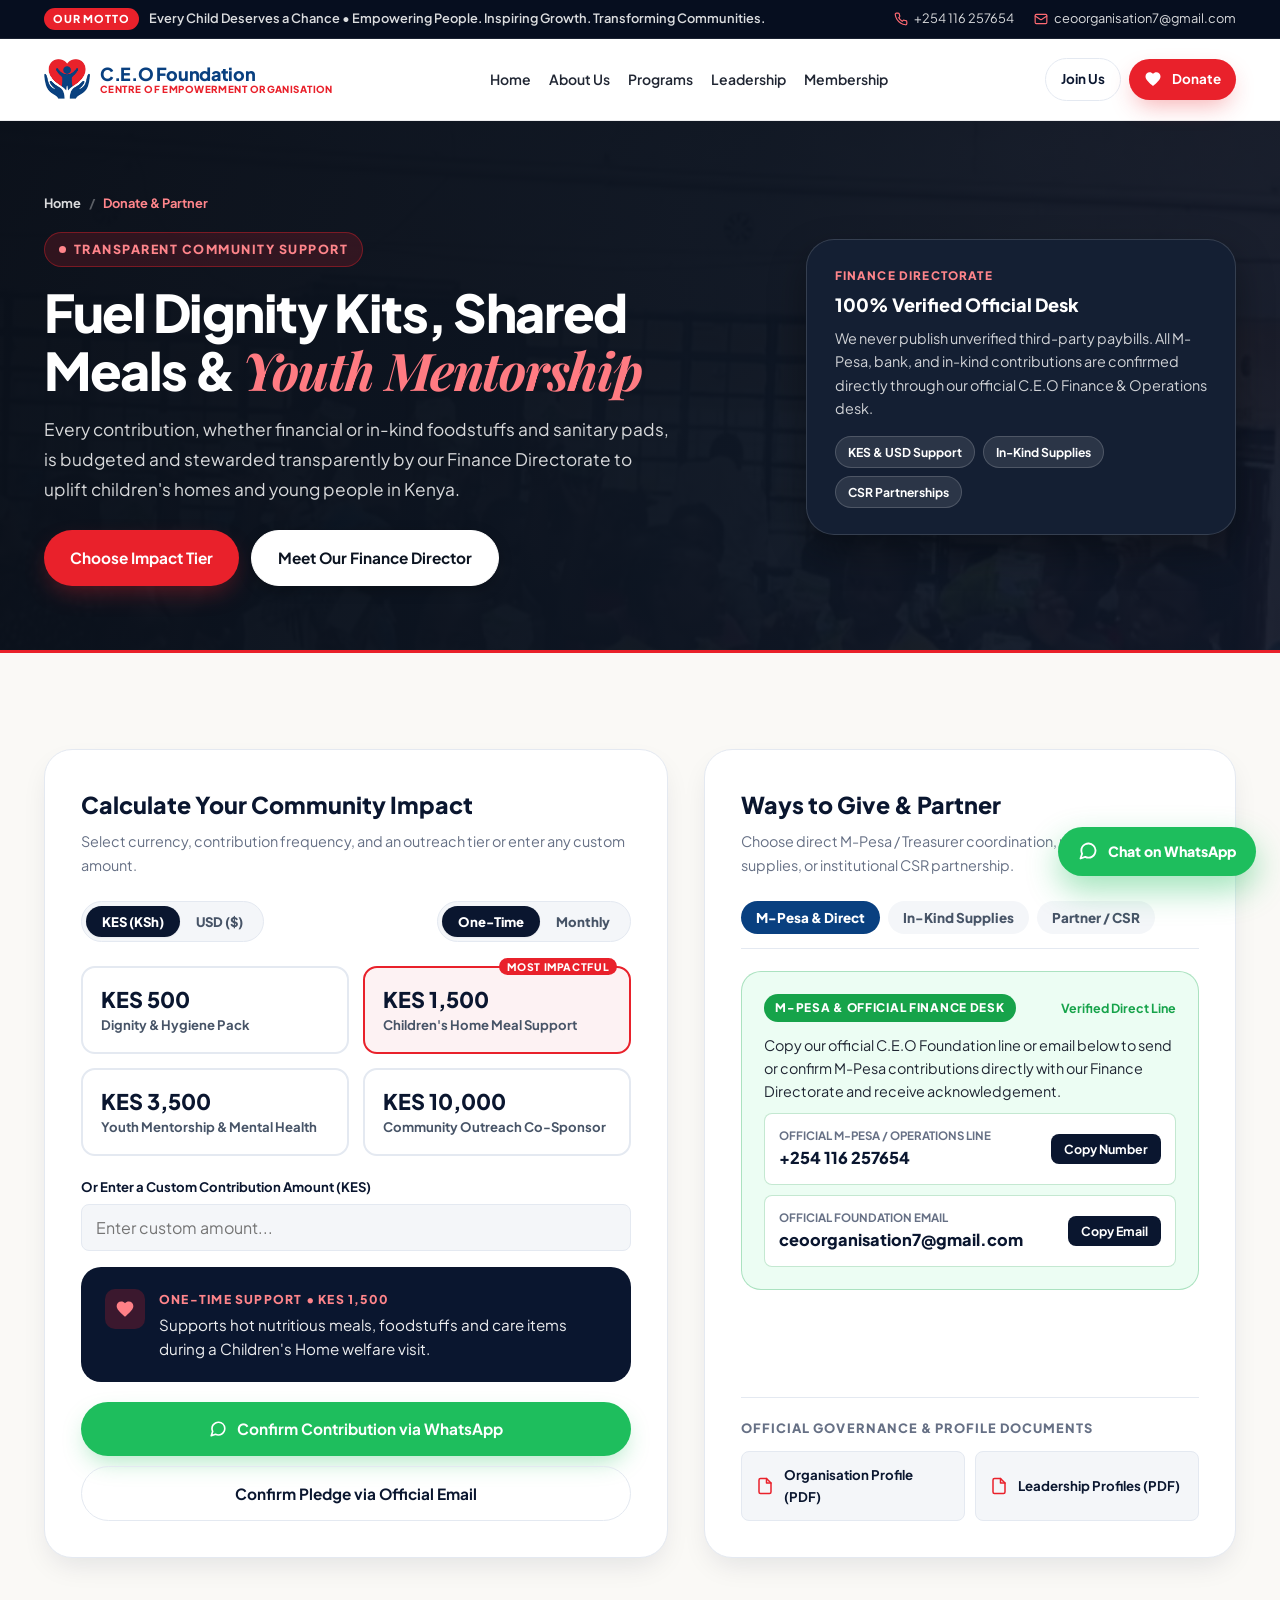
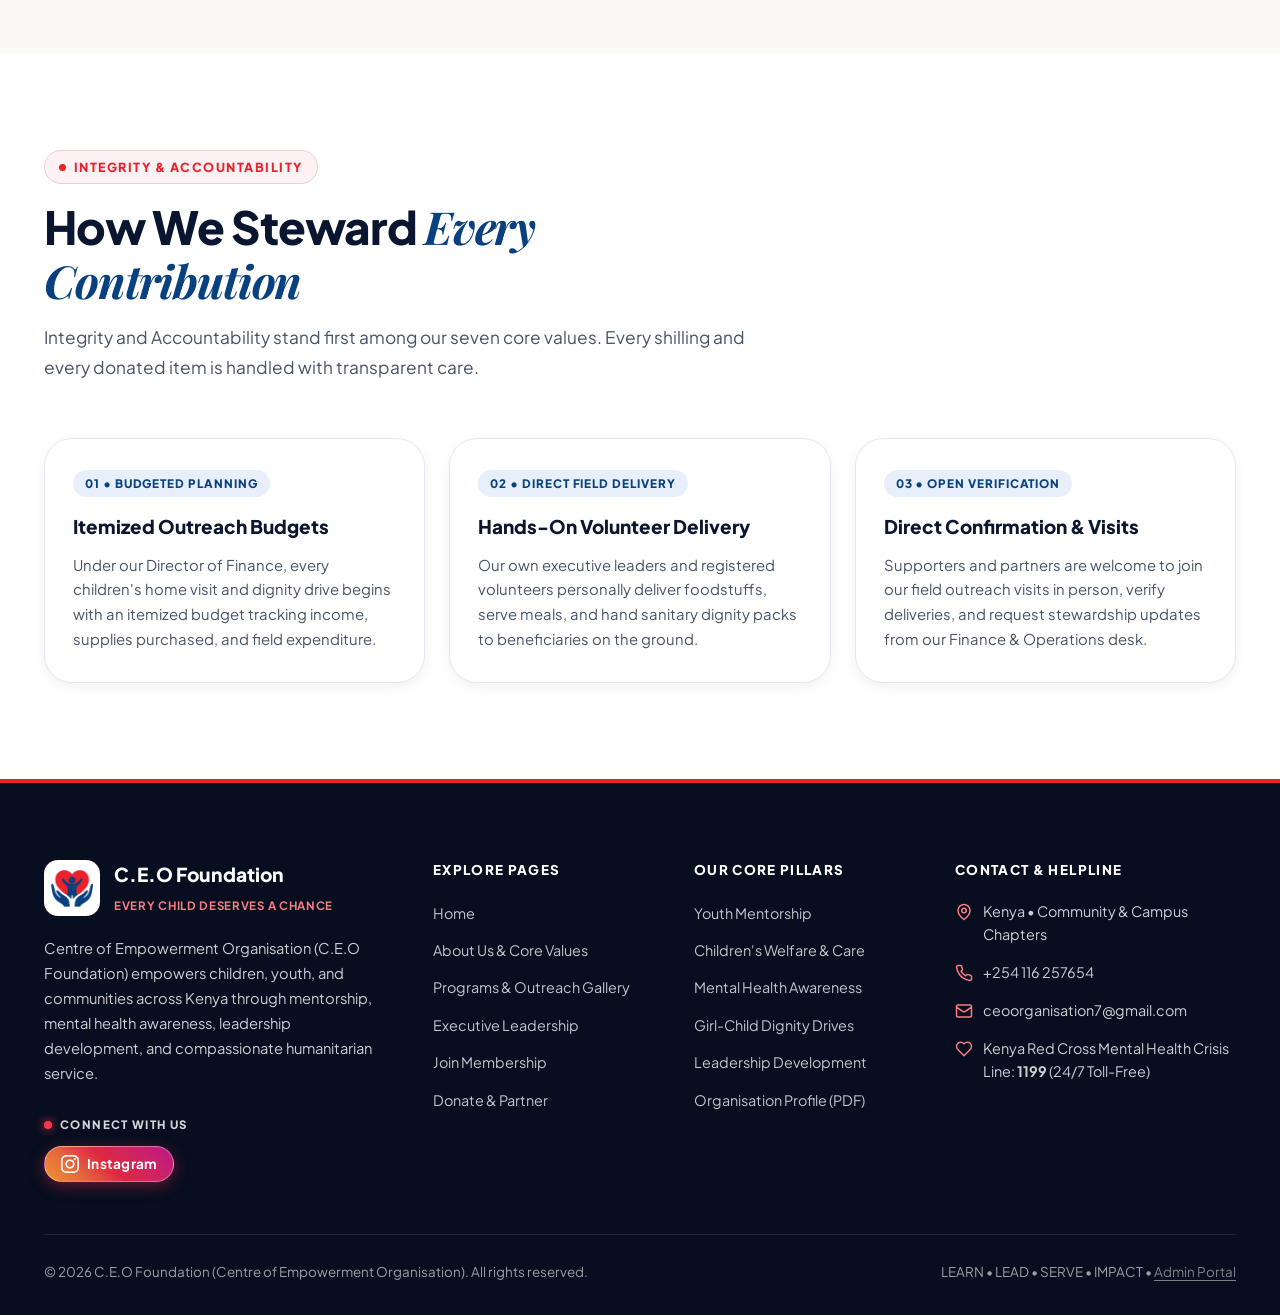
<file: donate.html>
<!DOCTYPE html>
<html lang="en">
<head>
  <meta charset="UTF-8" />
  <meta name="viewport" content="width=device-width, initial-scale=1.0" />
  <title>Donate &amp; Partner | Support C.E.O Foundation (Kenya)</title>
  <meta name="description" content="Support C.E.O Foundation's children's home meal drives, girl-child sanitary dignity kits, and youth mentorship sessions in Kenya via M-Pesa, In-Kind supplies, or CSR partnership." />
  <link rel="icon" type="image/png" href="assets/images/logo-icon.png" />
  <link rel="preconnect" href="https://fonts.googleapis.com" />
  <link rel="preconnect" href="https://fonts.gstatic.com" crossorigin />
  <link href="https://fonts.googleapis.com/css2?family=Playfair+Display:ital,wght@0,600;0,700;1,600;1,700&family=Plus+Jakarta+Sans:wght@400;500;600;700;800&display=swap" rel="stylesheet" />
  <link rel="stylesheet" href="css/styles.css?v=1.3" />
</head>
<body>
  <a href="#main-content" class="skip-link">Skip to main content</a>

  <!-- Unified Top Announcement & Contact Bar -->
  <div class="topbar">
    <div class="container topbar__inner">
      <div class="topbar__motto">
        <span class="topbar__pill">Our Motto</span>
        <span>Every Child Deserves a Chance &bull; Empowering People. Inspiring Growth. Transforming Communities.</span>
      </div>
      <div class="topbar__contacts">
        <a href="tel:+254116257654" class="topbar__link">
          <svg viewBox="0 0 24 24" fill="none" stroke="currentColor" stroke-width="2" stroke-linecap="round" stroke-linejoin="round"><path d="M22 16.92v3a2 2 0 0 1-2.18 2 19.79 19.79 0 0 1-8.63-3.07 19.5 19.5 0 0 1-6-6 19.79 19.79 0 0 1-3.07-8.67A2 2 0 0 1 4.11 2h3a2 2 0 0 1 2 1.72 12.84 12.84 0 0 0 .7 2.81 2 2 0 0 1-.45 2.11L8.09 9.91a16 16 0 0 0 6 6l1.27-1.27a2 2 0 0 1 2.11-.45 12.84 12.84 0 0 0 2.81.7A2 2 0 0 1 22 16.92z"/></svg>
          <span>+254 116 257654</span>
        </a>
        <a href="mailto:ceoorganisation7@gmail.com" class="topbar__link">
          <svg viewBox="0 0 24 24" fill="none" stroke="currentColor" stroke-width="2" stroke-linecap="round" stroke-linejoin="round"><rect width="20" height="16" x="2" y="4" rx="2"/><path d="m22 7-8.97 5.7a1.94 1.94 0 0 1-2.06 0L2 7"/></svg>
          <span>ceoorganisation7@gmail.com</span>
        </a>
      </div>
    </div>
  </div>

  <!-- Unified Sticky Navigation -->
  <header class="navbar" id="navbar">
    <div class="container navbar__inner">
      <a href="index.html" class="brand" aria-label="C.E.O Foundation Home">
        <img src="assets/images/logo-icon.png" alt="C.E.O Foundation Emblem" class="brand__logo" width="46" height="42" />
        <div class="brand__text">
          <span class="brand__title">C.E.O Foundation</span>
          <span class="brand__subtitle">Centre of Empowerment Organisation</span>
        </div>
      </a>

      <nav class="nav-links" aria-label="Primary navigation">
        <a href="index.html" class="nav-link">Home</a>
        <a href="about.html" class="nav-link">About Us</a>
        <a href="programs.html" class="nav-link">Programs</a>
        <a href="leadership.html" class="nav-link">Leadership</a>
        <a href="membership.html" class="nav-link">Membership</a>
      </nav>

      <div class="nav-actions">
        <a href="membership.html#apply" class="btn btn--outline btn--sm">Join Us</a>
        <a href="donate.html" class="btn btn--primary btn--sm" aria-current="page">
          <svg viewBox="0 0 24 24" fill="currentColor" aria-hidden="true"><path d="M12 21.35l-1.45-1.32C5.4 15.36 2 12.28 2 8.5 2 5.42 4.42 3 7.5 3c1.74 0 3.41.81 4.5 2.09C13.09 3.81 14.76 3 16.5 3 19.58 3 22 5.42 22 8.5c0 3.78-3.4 6.86-8.55 11.54L12 21.35z"/></svg>
          <span>Donate</span>
        </a>
        <button type="button" class="nav-toggle" id="mobile-menu-open" aria-label="Open navigation menu" aria-expanded="false" aria-controls="mobile-drawer">
          <svg viewBox="0 0 24 24" fill="none" stroke="currentColor" stroke-width="2.2" stroke-linecap="round" stroke-linejoin="round"><line x1="3" y1="6" x2="21" y2="6"/><line x1="3" y1="12" x2="21" y2="12"/><line x1="3" y1="18" x2="21" y2="18"/></svg>
        </button>
      </div>
    </div>
  </header>

  <!-- Unified Mobile Drawer -->
  <div class="mobile-drawer" id="mobile-drawer" role="dialog" aria-modal="true" aria-label="Mobile navigation">
    <div class="mobile-drawer__backdrop"></div>
    <div class="mobile-drawer__panel">
      <div>
        <div class="mobile-drawer__head">
          <a href="index.html" class="brand">
            <img src="assets/images/logo-icon.png" alt="C.E.O Foundation Emblem" class="brand__logo" width="40" height="36" />
            <div class="brand__text">
              <span class="brand__title">C.E.O Foundation</span>
              <span class="brand__subtitle">Every Child Deserves a Chance</span>
            </div>
          </a>
          <button type="button" class="modal-close-btn" id="mobile-menu-close" aria-label="Close navigation menu">
            <svg width="20" height="20" viewBox="0 0 24 24" fill="none" stroke="currentColor" stroke-width="2.2" stroke-linecap="round" stroke-linejoin="round"><line x1="18" y1="6" x2="6" y2="18"/><line x1="6" y1="6" x2="18" y2="18"/></svg>
          </button>
        </div>
        <nav class="mobile-drawer__links" aria-label="Mobile navigation links">
          <a href="index.html" class="mobile-drawer__link">Home</a>
          <a href="about.html" class="mobile-drawer__link">About Us &amp; Core Values</a>
          <a href="programs.html" class="mobile-drawer__link">Programs &amp; Outreach Gallery</a>
          <a href="leadership.html" class="mobile-drawer__link">Leadership Team</a>
          <a href="membership.html" class="mobile-drawer__link">Membership &amp; Volunteering</a>
          <a href="donate.html" class="mobile-drawer__link active" aria-current="page">Donate &amp; Partner</a>
        </nav>
      </div>
      <div class="mobile-drawer__cta">
        <a href="donate.html" class="btn btn--primary">Support Our Mission</a>
        <a href="membership.html#apply" class="btn btn--navy">Join the CEO Movement</a>
        <a href="https://wa.me/254116257654" target="_blank" rel="noopener" class="btn btn--whatsapp">Chat on WhatsApp</a>
      </div>
    </div>
  </div>

  <main id="main-content">
    <!-- Unified Inner-Page Header -->
    <section class="page-hero">
      <div class="page-hero__bg" aria-hidden="true">
        <img src="assets/images/outreach/dignity-hygiene-drive.webp" alt="" />
        <div class="page-hero__overlay"></div>
      </div>
      <div class="container page-hero__inner">
        <div>
          <nav class="breadcrumb" aria-label="Breadcrumb">
            <a href="index.html">Home</a>
            <span class="breadcrumb__sep" aria-hidden="true">/</span>
            <span class="breadcrumb__current" aria-current="page">Donate &amp; Partner</span>
          </nav>
          <div>
            <div class="eyebrow">
              <span class="eyebrow__dot" aria-hidden="true"></span>
              <span>Transparent Community Support</span>
            </div>
          </div>
          <h1 class="page-hero__title">Fuel Dignity Kits, Shared Meals &amp; <em>Youth Mentorship</em></h1>
          <p class="page-hero__lead">
            Every contribution, whether financial or in-kind foodstuffs and sanitary pads, is budgeted and stewarded transparently by our Finance Directorate to uplift children's homes and young people in Kenya.
          </p>
          <div class="page-hero__actions">
            <a href="#support-hub" class="btn btn--primary">Choose Impact Tier</a>
            <a href="leadership.html?leader=larine-keziah" class="btn btn--outline-white">Meet Our Finance Director</a>
          </div>
        </div>

        <aside class="page-hero__aside" aria-label="Stewardship assurance">
          <span class="page-hero__aside-label">Finance Directorate</span>
          <h2 class="page-hero__aside-title">100% Verified Official Desk</h2>
          <p class="page-hero__aside-text">
            We never publish unverified third-party paybills. All M-Pesa, bank, and in-kind contributions are confirmed directly through our official C.E.O Finance &amp; Operations desk.
          </p>
          <div class="page-hero__chips">
            <span class="page-hero__chip">KES &amp; USD Support</span>
            <span class="page-hero__chip">In-Kind Supplies</span>
            <span class="page-hero__chip">CSR Partnerships</span>
          </div>
        </aside>
      </div>
    </section>

    <!-- 1. INTERACTIVE IMPACT CALCULATOR & SUPPORT CHANNELS -->
    <section class="section section--warm" id="support-hub">
      <div class="container">
        <div class="donate-grid">
          <!-- Left: Interactive Unit-of-Impact Calculator -->
          <div class="calculator-card">
            <h2 class="form-card__title">Calculate Your Community Impact</h2>
            <p class="form-card__sub">
              Select currency, contribution frequency, and an outreach tier or enter any custom amount.
            </p>

            <div class="calc-controls">
              <div class="segmented-toggle" role="group" aria-label="Select currency">
                <button type="button" class="segmented-btn active" data-currency="KES">KES (KSh)</button>
                <button type="button" class="segmented-btn" data-currency="USD">USD ($)</button>
              </div>
              <div class="segmented-toggle" role="group" aria-label="Select contribution frequency">
                <button type="button" class="segmented-btn active" data-frequency="One-Time">One-Time</button>
                <button type="button" class="segmented-btn" data-frequency="Monthly">Monthly</button>
              </div>
            </div>

            <div class="tiers-grid" id="tiers-grid"></div>

            <div class="form-group">
              <label for="custom-amount-input" class="form-label">Or Enter a Custom Contribution Amount (<span id="custom-currency-prefix">KES</span>)</label>
              <input type="number" id="custom-amount-input" class="form-control" min="1" step="any" placeholder="Enter custom amount..." />
            </div>

            <div class="impact-readout" aria-live="polite">
              <div class="impact-readout__icon" aria-hidden="true">
                <svg width="20" height="20" viewBox="0 0 24 24" fill="currentColor"><path d="M12 21.35l-1.45-1.32C5.4 15.36 2 12.28 2 8.5 2 5.42 4.42 3 7.5 3c1.74 0 3.41.81 4.5 2.09C13.09 3.81 14.76 3 16.5 3 19.58 3 22 5.42 22 8.5c0 3.78-3.4 6.86-8.55 11.54L12 21.35z"/></svg>
              </div>
              <div>
                <div class="impact-readout__title" id="impact-readout-title">One-Time Support &bull; KES 1,500</div>
                <p class="impact-readout__desc" id="impact-readout-desc">
                  Supports hot nutritious meals, foodstuffs and care items during a Children's Home welfare visit.
                </p>
              </div>
            </div>

            <div class="form-actions">
              <a href="https://wa.me/254116257654" target="_blank" rel="noopener" class="btn btn--whatsapp" id="pledge-whatsapp-btn">
                <svg viewBox="0 0 24 24" fill="none" stroke="currentColor" stroke-width="2.2" stroke-linecap="round" stroke-linejoin="round"><path d="M21 11.5a8.38 8.38 0 0 1-.9 3.8 8.5 8.5 0 0 1-7.6 4.7 8.38 8.38 0 0 1-3.8-.9L3 21l1.9-5.7a8.38 8.38 0 0 1-.9-3.8 8.5 8.5 0 0 1 4.7-7.6 8.38 8.38 0 0 1 3.8-.9h.5a8.48 8.48 0 0 1 8 8v.5z"/></svg>
                <span>Confirm Contribution via WhatsApp</span>
              </a>
              <a href="mailto:ceoorganisation7@gmail.com" class="btn btn--outline" id="pledge-email-btn">
                <span>Confirm Pledge via Official Email</span>
              </a>
            </div>
          </div>

          <!-- Right: Verified Kenyan M-Pesa, In-Kind & CSR Partner Channels -->
          <div class="channels-card">
            <div>
              <h2 class="form-card__title">Ways to Give &amp; Partner</h2>
              <p class="form-card__sub">
                Choose direct M-Pesa / Treasurer coordination, physical outreach supplies, or institutional CSR partnership.
              </p>

              <div class="channel-tabs" role="tablist" aria-label="Giving channels">
                <button type="button" class="channel-tab active" data-channel-tab="mpesa">M-Pesa &amp; Direct</button>
                <button type="button" class="channel-tab" data-channel-tab="inkind">In-Kind Supplies</button>
                <button type="button" class="channel-tab" data-channel-tab="partner">Partner / CSR</button>
              </div>

              <!-- Pane 1: M-Pesa & Direct -->
              <div class="channel-pane active" data-channel-pane="mpesa">
                <div class="mpesa-box">
                  <div class="mpesa-box__head">
                    <span class="mpesa-badge">M-Pesa &amp; Official Finance Desk</span>
                    <span style="font-size: 0.78rem; font-weight: 700; color: var(--mpesa-green);">Verified Direct Line</span>
                  </div>
                  <p style="font-size: 0.9rem; color: var(--text-800); line-height: 1.6;">
                    Copy our official C.E.O Foundation line or email below to send or confirm M-Pesa contributions directly with our Finance Directorate and receive acknowledgement.
                  </p>

                  <div class="copy-row">
                    <div>
                      <span style="display: block; font-size: 0.72rem; font-weight: 700; color: var(--text-500); text-transform: uppercase;">Official M-Pesa / Operations Line</span>
                      <span class="copy-row__val">+254 116 257654</span>
                    </div>
                    <button type="button" class="copy-btn" data-copy="+254116257654" data-copy-label="Official Phone Number">Copy Number</button>
                  </div>

                  <div class="copy-row">
                    <div>
                      <span style="display: block; font-size: 0.72rem; font-weight: 700; color: var(--text-500); text-transform: uppercase;">Official Foundation Email</span>
                      <span class="copy-row__val">ceoorganisation7@gmail.com</span>
                    </div>
                    <button type="button" class="copy-btn" data-copy="ceoorganisation7@gmail.com" data-copy-label="Official Email">Copy Email</button>
                  </div>
                </div>
              </div>

              <!-- Pane 2: In-Kind Supplies -->
              <div class="channel-pane" data-channel-pane="inkind">
                <p style="font-size: 0.93rem; color: var(--text-600); line-height: 1.65;">
                  Many of our supporters contribute physical supplies directly towards upcoming children's home visits and school dignity drives:
                </p>
                <div class="inkind-grid">
                  <div class="inkind-item">Sanitary Pads &amp; Personal Soap</div>
                  <div class="inkind-item">Dry Foodstuffs, Rice &amp; Cereals</div>
                  <div class="inkind-item">Exercise Books &amp; Stationery</div>
                  <div class="inkind-item">Clean Children's Clothing &amp; Shoes</div>
                </div>
                <a href="https://wa.me/254116257654?text=Hello%20C.E.O%20Foundation!%20I%20would%20like%20to%20coordinate%20an%20in-kind%20supply%20drop-off%20for%20your%20next%20outreach." target="_blank" rel="noopener" class="btn btn--navy btn--sm">Coordinate Drop-Off on WhatsApp</a>
              </div>

              <!-- Pane 3: Partner / CSR -->
              <div class="channel-pane" data-channel-pane="partner">
                <p style="font-size: 0.93rem; color: var(--text-600); line-height: 1.68; margin-bottom: 16px;">
                  We welcome partnerships with schools, universities, healthcare professionals, churches, community groups, and corporate CSR teams to co-host mentorship forums, mental health awareness sessions, and children's welfare drives.
                </p>
                <div class="hero__actions">
                  <a href="mailto:ceoorganisation7@gmail.com?subject=Institutional%20%2F%20CSR%20Partnership%20Inquiry%20-%20C.E.O%20Foundation" class="btn btn--navy btn--sm">Email Partnership Desk</a>
                  <a href="https://wa.me/254116257654?text=Hello%20C.E.O%20Foundation!%20We%20would%20like%20to%20explore%20a%20CSR%20or%20institutional%20partnership." target="_blank" rel="noopener" class="btn btn--outline btn--sm">WhatsApp Executive Desk</a>
                </div>
              </div>
            </div>

            <!-- Official PDF Profiles -->
            <div class="docs-download-box">
              <div class="docs-download-box__title">Official Governance &amp; Profile Documents</div>
              <div class="docs-links">
                <a href="assets/docs/CEO_Foundation_Organisation_Profile.pdf" target="_blank" rel="noopener" class="doc-link">
                  <svg viewBox="0 0 24 24" fill="none" stroke="currentColor" stroke-width="2" stroke-linecap="round" stroke-linejoin="round"><path d="M14 2H6a2 2 0 0 0-2 2v16a2 2 0 0 0 2 2h12a2 2 0 0 0 2-2V8z"/><polyline points="14 2 14 8 20 8"/></svg>
                  <span>Organisation Profile (PDF)</span>
                </a>
                <a href="assets/docs/CEO_Foundation_Leadership_Profiles.pdf" target="_blank" rel="noopener" class="doc-link">
                  <svg viewBox="0 0 24 24" fill="none" stroke="currentColor" stroke-width="2" stroke-linecap="round" stroke-linejoin="round"><path d="M14 2H6a2 2 0 0 0-2 2v16a2 2 0 0 0 2 2h12a2 2 0 0 0 2-2V8z"/><polyline points="14 2 14 8 20 8"/></svg>
                  <span>Leadership Profiles (PDF)</span>
                </a>
              </div>
            </div>
          </div>
        </div>
      </div>
    </section>

    <!-- 2. FINANCIAL STEWARDSHIP & ACCOUNTABILITY -->
    <section class="section" id="stewardship">
      <div class="container">
        <div class="section-header">
          <div class="eyebrow">
            <span class="eyebrow__dot" aria-hidden="true"></span>
            <span>Integrity &amp; Accountability</span>
          </div>
          <h2 class="section-title">How We Steward <em>Every Contribution</em></h2>
          <p class="section-subtitle">
            Integrity and Accountability stand first among our seven core values. Every shilling and every donated item is handled with transparent care.
          </p>
        </div>

        <div class="stewardship-grid">
          <article class="stewardship-card reveal">
            <span class="stewardship-card__badge">01 &bull; Budgeted Planning</span>
            <h3 class="stewardship-card__title">Itemized Outreach Budgets</h3>
            <p class="stewardship-card__desc">
              Under our Director of Finance, every children's home visit and dignity drive begins with an itemized budget tracking income, supplies purchased, and field expenditure.
            </p>
          </article>

          <article class="stewardship-card reveal">
            <span class="stewardship-card__badge">02 &bull; Direct Field Delivery</span>
            <h3 class="stewardship-card__title">Hands-On Volunteer Delivery</h3>
            <p class="stewardship-card__desc">
              Our own executive leaders and registered volunteers personally deliver foodstuffs, serve meals, and hand sanitary dignity packs to beneficiaries on the ground.
            </p>
          </article>

          <article class="stewardship-card reveal">
            <span class="stewardship-card__badge">03 &bull; Open Verification</span>
            <h3 class="stewardship-card__title">Direct Confirmation &amp; Visits</h3>
            <p class="stewardship-card__desc">
              Supporters and partners are welcome to join our field outreach visits in person, verify deliveries, and request stewardship updates from our Finance &amp; Operations desk.
            </p>
          </article>
        </div>
      </div>
    </section>
  </main>

  <!-- Unified 4-Column Footer -->
  <footer class="footer">
    <div class="container">
      <div class="footer__grid">
        <div>
          <a href="index.html" class="footer__logo-card">
            <img src="assets/images/logo-icon.png" alt="C.E.O Foundation Emblem" class="footer__logo-img" width="56" height="56" />
            <div>
              <span class="footer__brand-name">C.E.O Foundation</span>
              <span class="footer__brand-sub">Every Child Deserves a Chance</span>
            </div>
          </a>
          <p class="footer__about">
            Centre of Empowerment Organisation (C.E.O Foundation) empowers children, youth, and communities across Kenya through mentorship, mental health awareness, leadership development, and compassionate humanitarian service.
          </p>
          <div class="footer__social" id="footer-social" aria-label="C.E.O Foundation on social media"></div>
        </div>

        <div>
          <h3 class="footer__heading">Explore Pages</h3>
          <ul class="footer__links">
            <li><a href="index.html">Home</a></li>
            <li><a href="about.html">About Us &amp; Core Values</a></li>
            <li><a href="programs.html">Programs &amp; Outreach Gallery</a></li>
            <li><a href="leadership.html">Executive Leadership</a></li>
            <li><a href="membership.html">Join Membership</a></li>
            <li><a href="donate.html">Donate &amp; Partner</a></li>
          </ul>
        </div>

        <div>
          <h3 class="footer__heading">Our Core Pillars</h3>
          <ul class="footer__links">
            <li><a href="programs.html#youth-mentorship">Youth Mentorship</a></li>
            <li><a href="programs.html#childrens-welfare">Children's Welfare &amp; Care</a></li>
            <li><a href="programs.html#mental-health">Mental Health Awareness</a></li>
            <li><a href="programs.html#community-outreach">Girl-Child Dignity Drives</a></li>
            <li><a href="programs.html#leadership-development">Leadership Development</a></li>
            <li><a href="assets/docs/CEO_Foundation_Organisation_Profile.pdf" target="_blank" rel="noopener">Organisation Profile (PDF)</a></li>
          </ul>
        </div>

        <div>
          <h3 class="footer__heading">Contact &amp; Helpline</h3>
          <ul class="footer__contact-list">
            <li class="footer__contact-item">
              <svg viewBox="0 0 24 24" fill="none" stroke="currentColor" stroke-width="2"><path d="M20 10c0 6-8 12-8 12s-8-6-8-12a8 8 0 0 1 16 0Z"/><circle cx="12" cy="10" r="3"/></svg>
              <span>Kenya &bull; Community &amp; Campus Chapters</span>
            </li>
            <li class="footer__contact-item">
              <svg viewBox="0 0 24 24" fill="none" stroke="currentColor" stroke-width="2"><path d="M22 16.92v3a2 2 0 0 1-2.18 2 19.79 19.79 0 0 1-8.63-3.07 19.5 19.5 0 0 1-6-6 19.79 19.79 0 0 1-3.07-8.67A2 2 0 0 1 4.11 2h3a2 2 0 0 1 2 1.72 12.84 12.84 0 0 0 .7 2.81 2 2 0 0 1-.45 2.11L8.09 9.91a16 16 0 0 0 6 6l1.27-1.27a2 2 0 0 1 2.11-.45 12.84 12.84 0 0 0 2.81.7A2 2 0 0 1 22 16.92z"/></svg>
              <a href="tel:+254116257654">+254 116 257654</a>
            </li>
            <li class="footer__contact-item">
              <svg viewBox="0 0 24 24" fill="none" stroke="currentColor" stroke-width="2"><rect width="20" height="16" x="2" y="4" rx="2"/><path d="m22 7-8.97 5.7a1.94 1.94 0 0 1-2.06 0L2 7"/></svg>
              <a href="mailto:ceoorganisation7@gmail.com">ceoorganisation7@gmail.com</a>
            </li>
            <li class="footer__contact-item">
              <svg viewBox="0 0 24 24" fill="none" stroke="currentColor" stroke-width="2"><path d="M19 14c1.49-1.46 3-3.21 3-5.5A5.5 5.5 0 0 0 16.5 3c-1.76 0-3 .5-4.5 2-1.5-1.5-2.74-2-4.5-2A5.5 5.5 0 0 0 2 8.5c0 2.3 1.5 4.05 3 5.5l7 7Z"/></svg>
              <span>Kenya Red Cross Mental Health Crisis Line: <a href="tel:1199"><strong>1199</strong></a> (24/7 Toll-Free)</span>
            </li>
          </ul>
        </div>
      </div>

      <div class="footer__bottom">
        <span>&copy; 2026 C.E.O Foundation (Centre of Empowerment Organisation). All rights reserved.</span>
        <span>LEARN &bull; LEAD &bull; SERVE &bull; IMPACT &bull; <a href="admin.html" style="color: inherit; text-decoration: underline; text-underline-offset: 3px; opacity: 0.8;">Admin Portal</a></span>
      </div>
    </div>
  </footer>

  <!-- Floating WhatsApp Quick-Chat -->
  <a href="https://wa.me/254116257654?text=Hello%20C.E.O%20Foundation%20Finance%20Desk!%20I%20would%20like%20to%20support%20your%20outreach." target="_blank" rel="noopener" class="whatsapp-float" aria-label="Chat with C.E.O Foundation on WhatsApp">
    <svg viewBox="0 0 24 24" fill="none" stroke="currentColor" stroke-width="2.2" stroke-linecap="round" stroke-linejoin="round"><path d="M21 11.5a8.38 8.38 0 0 1-.9 3.8 8.5 8.5 0 0 1-7.6 4.7 8.38 8.38 0 0 1-3.8-.9L3 21l1.9-5.7a8.38 8.38 0 0 1-.9-3.8 8.5 8.5 0 0 1 4.7-7.6 8.38 8.38 0 0 1 3.8-.9h.5a8.48 8.48 0 0 1 8 8v.5z"/></svg>
    <span>Chat on WhatsApp</span>
  </a>

  <div class="toast" id="toast" role="status" aria-live="polite"></div>

  <script src="js/data.js?v=1.3"></script>
  <script src="js/app.js?v=1.3"></script>
</body>
</html>
</file>
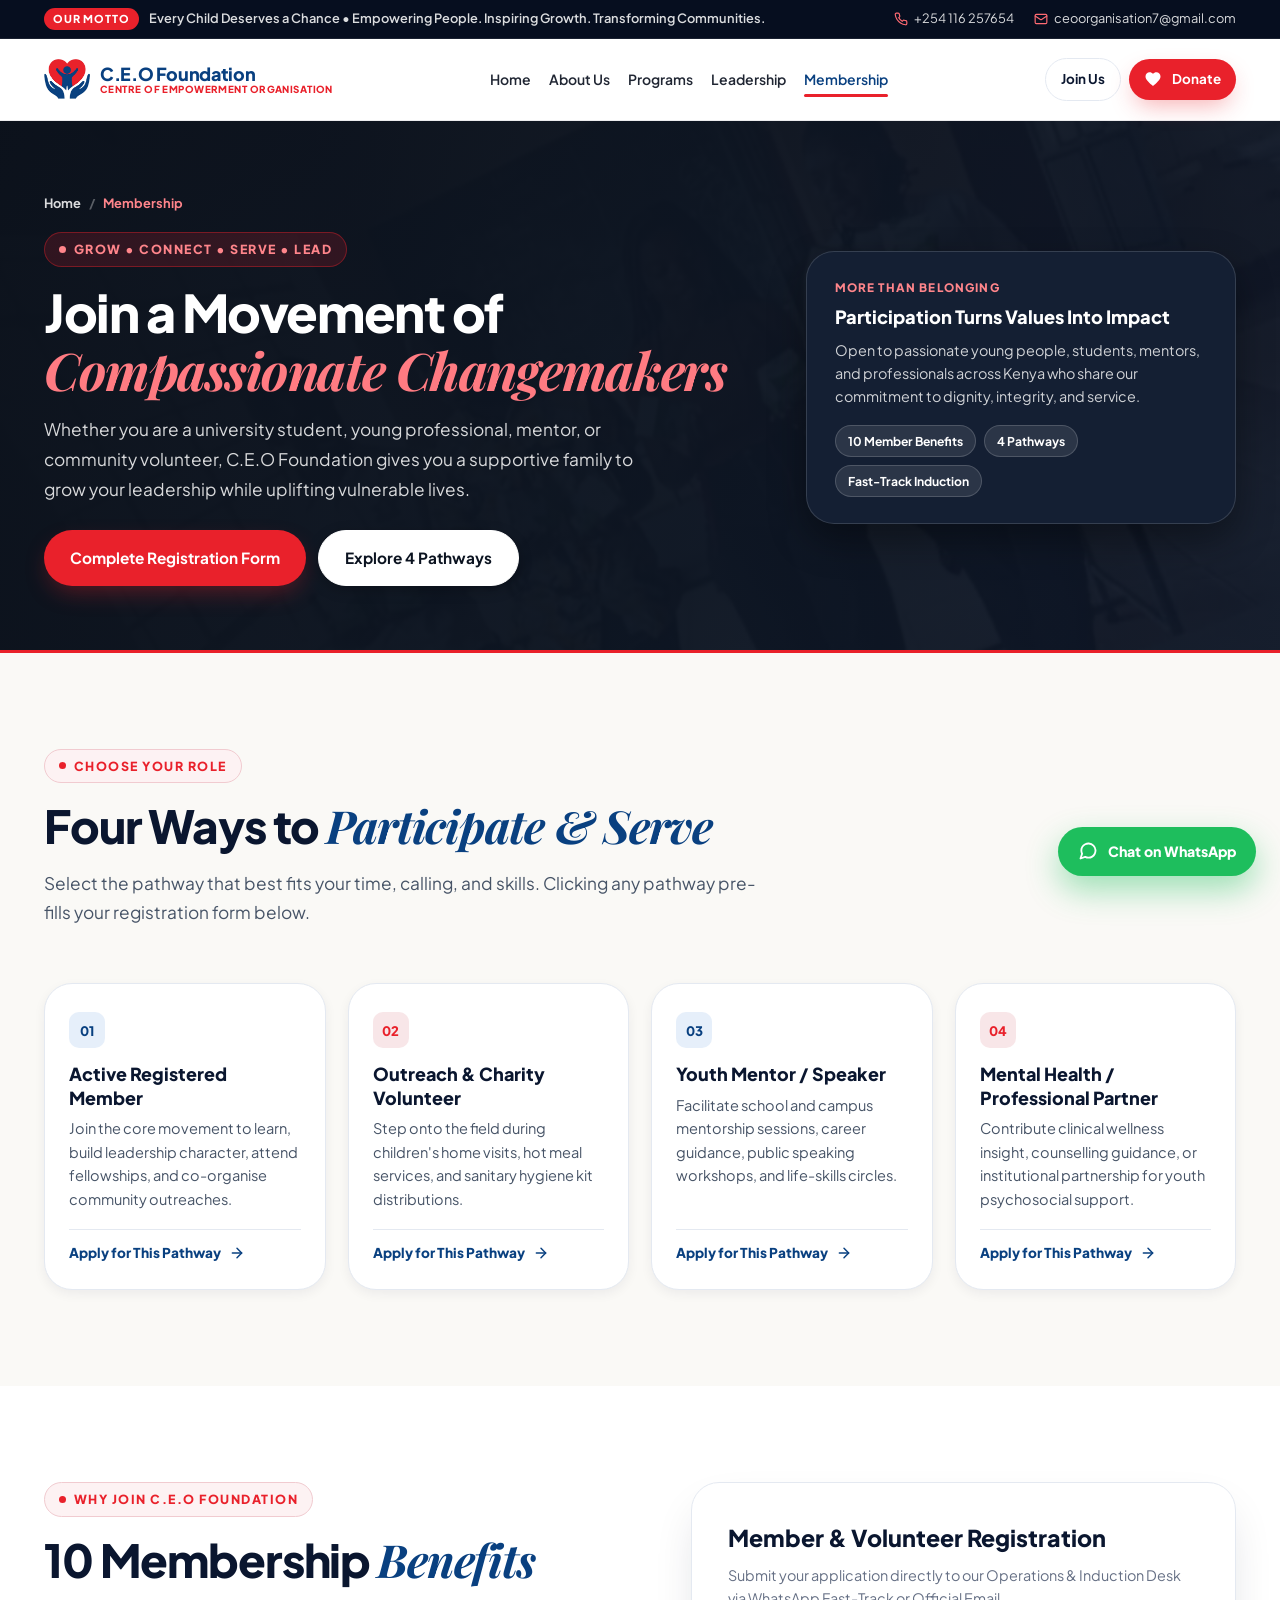
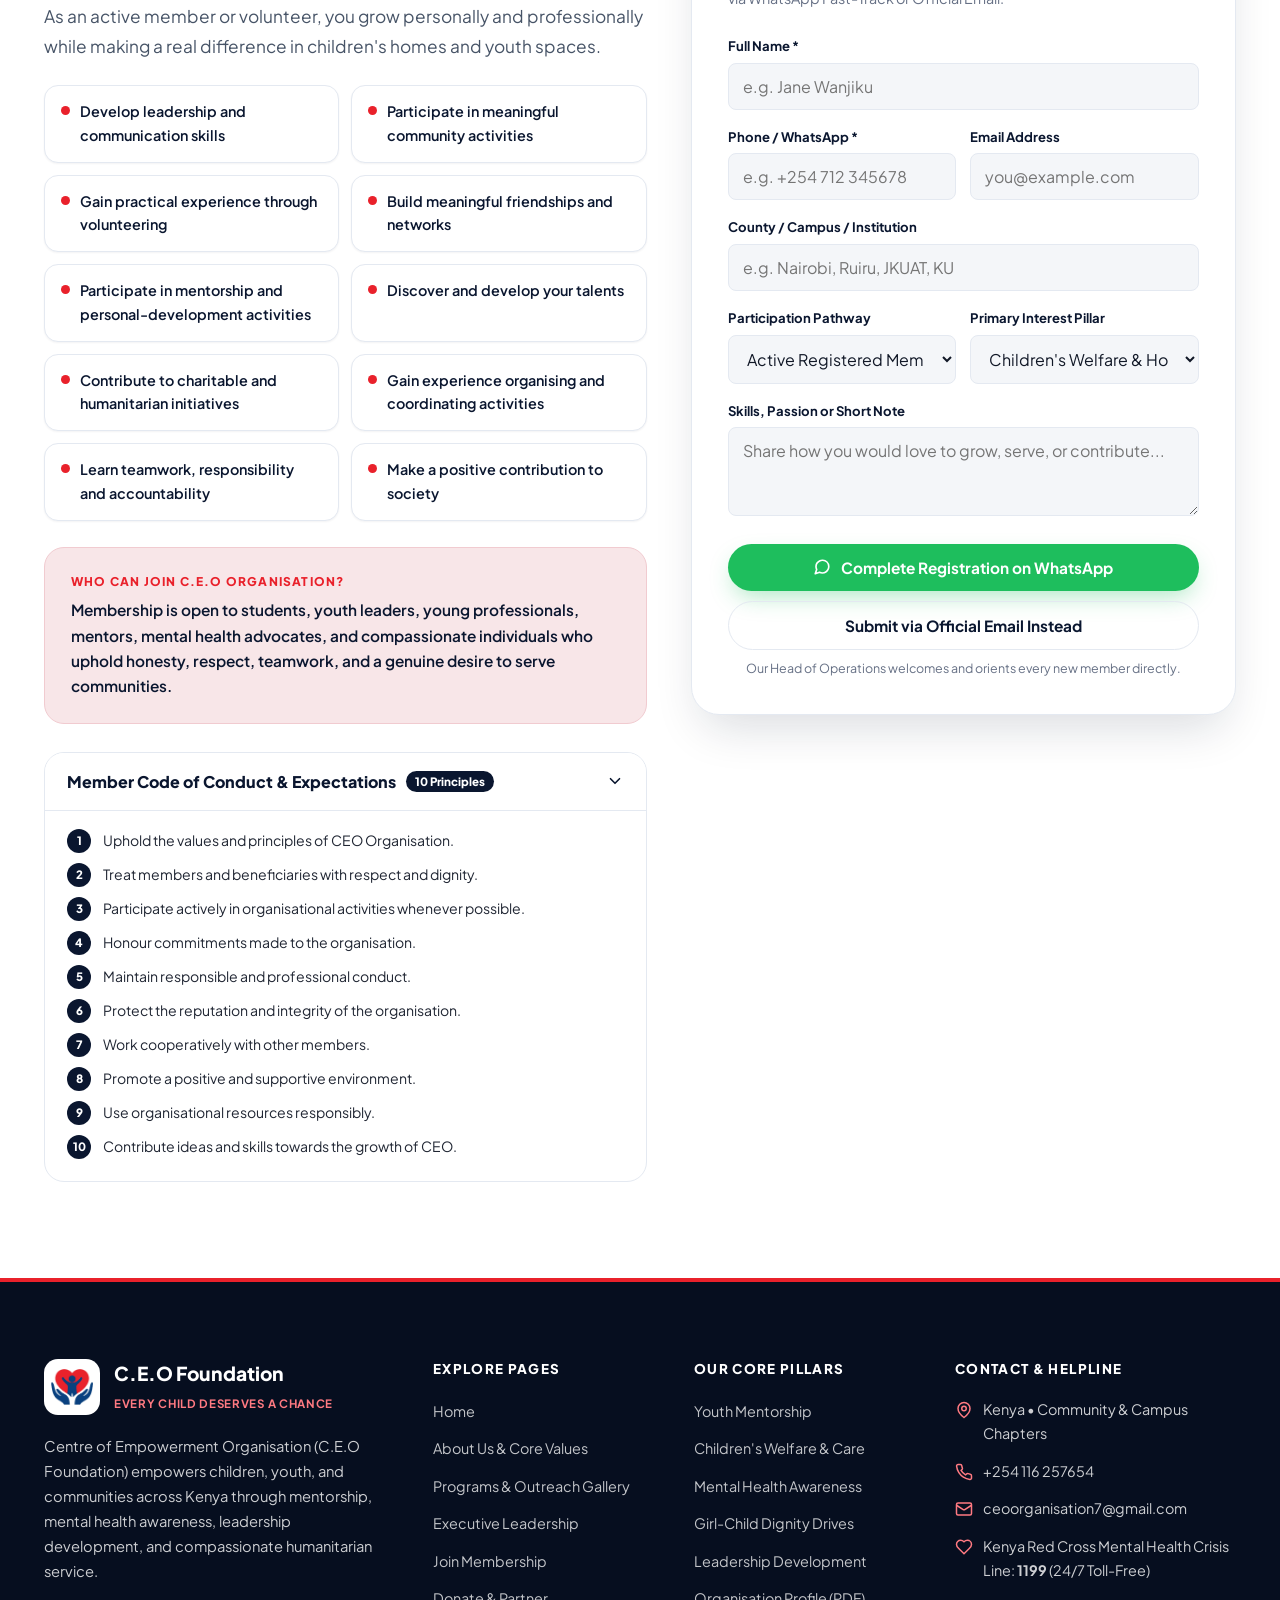
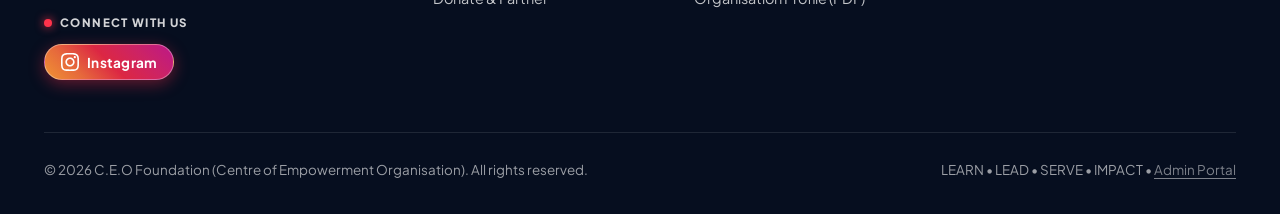
<file: membership.html>
<!DOCTYPE html>
<html lang="en">
<head>
  <meta charset="UTF-8" />
  <meta name="viewport" content="width=device-width, initial-scale=1.0" />
  <title>Membership &amp; Volunteering | Join C.E.O Foundation (Kenya)</title>
  <meta name="description" content="Join the C.E.O Movement: GROW, CONNECT, SERVE, LEAD. Explore 4 participation pathways, 10 membership benefits, member expectations, and register via WhatsApp or Email." />
  <link rel="icon" type="image/png" href="assets/images/logo-icon.png" />
  <link rel="preconnect" href="https://fonts.googleapis.com" />
  <link rel="preconnect" href="https://fonts.gstatic.com" crossorigin />
  <link href="https://fonts.googleapis.com/css2?family=Playfair+Display:ital,wght@0,600;0,700;1,600;1,700&family=Plus+Jakarta+Sans:wght@400;500;600;700;800&display=swap" rel="stylesheet" />
  <link rel="stylesheet" href="css/styles.css?v=1.3" />
</head>
<body>
  <a href="#main-content" class="skip-link">Skip to main content</a>

  <!-- Unified Top Announcement & Contact Bar -->
  <div class="topbar">
    <div class="container topbar__inner">
      <div class="topbar__motto">
        <span class="topbar__pill">Our Motto</span>
        <span>Every Child Deserves a Chance &bull; Empowering People. Inspiring Growth. Transforming Communities.</span>
      </div>
      <div class="topbar__contacts">
        <a href="tel:+254116257654" class="topbar__link">
          <svg viewBox="0 0 24 24" fill="none" stroke="currentColor" stroke-width="2" stroke-linecap="round" stroke-linejoin="round"><path d="M22 16.92v3a2 2 0 0 1-2.18 2 19.79 19.79 0 0 1-8.63-3.07 19.5 19.5 0 0 1-6-6 19.79 19.79 0 0 1-3.07-8.67A2 2 0 0 1 4.11 2h3a2 2 0 0 1 2 1.72 12.84 12.84 0 0 0 .7 2.81 2 2 0 0 1-.45 2.11L8.09 9.91a16 16 0 0 0 6 6l1.27-1.27a2 2 0 0 1 2.11-.45 12.84 12.84 0 0 0 2.81.7A2 2 0 0 1 22 16.92z"/></svg>
          <span>+254 116 257654</span>
        </a>
        <a href="mailto:ceoorganisation7@gmail.com" class="topbar__link">
          <svg viewBox="0 0 24 24" fill="none" stroke="currentColor" stroke-width="2" stroke-linecap="round" stroke-linejoin="round"><rect width="20" height="16" x="2" y="4" rx="2"/><path d="m22 7-8.97 5.7a1.94 1.94 0 0 1-2.06 0L2 7"/></svg>
          <span>ceoorganisation7@gmail.com</span>
        </a>
      </div>
    </div>
  </div>

  <!-- Unified Sticky Navigation -->
  <header class="navbar" id="navbar">
    <div class="container navbar__inner">
      <a href="index.html" class="brand" aria-label="C.E.O Foundation Home">
        <img src="assets/images/logo-icon.png" alt="C.E.O Foundation Emblem" class="brand__logo" width="46" height="42" />
        <div class="brand__text">
          <span class="brand__title">C.E.O Foundation</span>
          <span class="brand__subtitle">Centre of Empowerment Organisation</span>
        </div>
      </a>

      <nav class="nav-links" aria-label="Primary navigation">
        <a href="index.html" class="nav-link">Home</a>
        <a href="about.html" class="nav-link">About Us</a>
        <a href="programs.html" class="nav-link">Programs</a>
        <a href="leadership.html" class="nav-link">Leadership</a>
        <a href="membership.html" class="nav-link active" aria-current="page">Membership</a>
      </nav>

      <div class="nav-actions">
        <a href="membership.html#apply" class="btn btn--outline btn--sm">Join Us</a>
        <a href="donate.html" class="btn btn--primary btn--sm">
          <svg viewBox="0 0 24 24" fill="currentColor" aria-hidden="true"><path d="M12 21.35l-1.45-1.32C5.4 15.36 2 12.28 2 8.5 2 5.42 4.42 3 7.5 3c1.74 0 3.41.81 4.5 2.09C13.09 3.81 14.76 3 16.5 3 19.58 3 22 5.42 22 8.5c0 3.78-3.4 6.86-8.55 11.54L12 21.35z"/></svg>
          <span>Donate</span>
        </a>
        <button type="button" class="nav-toggle" id="mobile-menu-open" aria-label="Open navigation menu" aria-expanded="false" aria-controls="mobile-drawer">
          <svg viewBox="0 0 24 24" fill="none" stroke="currentColor" stroke-width="2.2" stroke-linecap="round" stroke-linejoin="round"><line x1="3" y1="6" x2="21" y2="6"/><line x1="3" y1="12" x2="21" y2="12"/><line x1="3" y1="18" x2="21" y2="18"/></svg>
        </button>
      </div>
    </div>
  </header>

  <!-- Unified Mobile Drawer -->
  <div class="mobile-drawer" id="mobile-drawer" role="dialog" aria-modal="true" aria-label="Mobile navigation">
    <div class="mobile-drawer__backdrop"></div>
    <div class="mobile-drawer__panel">
      <div>
        <div class="mobile-drawer__head">
          <a href="index.html" class="brand">
            <img src="assets/images/logo-icon.png" alt="C.E.O Foundation Emblem" class="brand__logo" width="40" height="36" />
            <div class="brand__text">
              <span class="brand__title">C.E.O Foundation</span>
              <span class="brand__subtitle">Every Child Deserves a Chance</span>
            </div>
          </a>
          <button type="button" class="modal-close-btn" id="mobile-menu-close" aria-label="Close navigation menu">
            <svg width="20" height="20" viewBox="0 0 24 24" fill="none" stroke="currentColor" stroke-width="2.2" stroke-linecap="round" stroke-linejoin="round"><line x1="18" y1="6" x2="6" y2="18"/><line x1="6" y1="6" x2="18" y2="18"/></svg>
          </button>
        </div>
        <nav class="mobile-drawer__links" aria-label="Mobile navigation links">
          <a href="index.html" class="mobile-drawer__link">Home</a>
          <a href="about.html" class="mobile-drawer__link">About Us &amp; Core Values</a>
          <a href="programs.html" class="mobile-drawer__link">Programs &amp; Outreach Gallery</a>
          <a href="leadership.html" class="mobile-drawer__link">Leadership Team</a>
          <a href="membership.html" class="mobile-drawer__link active" aria-current="page">Membership &amp; Volunteering</a>
          <a href="donate.html" class="mobile-drawer__link">Donate &amp; Partner</a>
        </nav>
      </div>
      <div class="mobile-drawer__cta">
        <a href="donate.html" class="btn btn--primary">Support Our Mission</a>
        <a href="membership.html#apply" class="btn btn--navy">Join the CEO Movement</a>
        <a href="https://wa.me/254116257654" target="_blank" rel="noopener" class="btn btn--whatsapp">Chat on WhatsApp</a>
      </div>
    </div>
  </div>

  <main id="main-content">
    <!-- Unified Inner-Page Header -->
    <section class="page-hero">
      <div class="page-hero__bg" aria-hidden="true">
        <img src="assets/images/outreach/mentors-service-action.webp" alt="" />
        <div class="page-hero__overlay"></div>
      </div>
      <div class="container page-hero__inner">
        <div>
          <nav class="breadcrumb" aria-label="Breadcrumb">
            <a href="index.html">Home</a>
            <span class="breadcrumb__sep" aria-hidden="true">/</span>
            <span class="breadcrumb__current" aria-current="page">Membership</span>
          </nav>
          <div>
            <div class="eyebrow">
              <span class="eyebrow__dot" aria-hidden="true"></span>
              <span>GROW &bull; CONNECT &bull; SERVE &bull; LEAD</span>
            </div>
          </div>
          <h1 class="page-hero__title">Join a Movement of <em>Compassionate Changemakers</em></h1>
          <p class="page-hero__lead">
            Whether you are a university student, young professional, mentor, or community volunteer, C.E.O Foundation gives you a supportive family to grow your leadership while uplifting vulnerable lives.
          </p>
          <div class="page-hero__actions">
            <a href="#apply" class="btn btn--primary">Complete Registration Form</a>
            <a href="#pathways" class="btn btn--outline-white">Explore 4 Pathways</a>
          </div>
        </div>

        <aside class="page-hero__aside" aria-label="Membership conviction">
          <span class="page-hero__aside-label">More Than Belonging</span>
          <h2 class="page-hero__aside-title">Participation Turns Values Into Impact</h2>
          <p class="page-hero__aside-text">
            Open to passionate young people, students, mentors, and professionals across Kenya who share our commitment to dignity, integrity, and service.
          </p>
          <div class="page-hero__chips">
            <span class="page-hero__chip">10 Member Benefits</span>
            <span class="page-hero__chip">4 Pathways</span>
            <span class="page-hero__chip">Fast-Track Induction</span>
          </div>
        </aside>
      </div>
    </section>

    <!-- 1. FOUR PARTICIPATION PATHWAYS -->
    <section class="section section--warm" id="pathways">
      <div class="container">
        <div class="section-header">
          <div class="eyebrow">
            <span class="eyebrow__dot" aria-hidden="true"></span>
            <span>Choose Your Role</span>
          </div>
          <h2 class="section-title">Four Ways to <em>Participate &amp; Serve</em></h2>
          <p class="section-subtitle">
            Select the pathway that best fits your time, calling, and skills. Clicking any pathway pre-fills your registration form below.
          </p>
        </div>

        <div class="pathways-grid" id="pathways-grid"></div>
      </div>
    </section>

    <!-- 2. BENEFITS, EXPECTATIONS & REGISTRATION FORM -->
    <section class="section" id="apply">
      <div class="container">
        <div class="membership-layout">
          <div>
            <div class="eyebrow">
              <span class="eyebrow__dot" aria-hidden="true"></span>
              <span>Why Join C.E.O Foundation</span>
            </div>
            <h2 class="section-title">10 Membership <em>Benefits</em></h2>
            <p class="section-subtitle" style="margin-bottom: 24px;">
              As an active member or volunteer, you grow personally and professionally while making a real difference in children's homes and youth spaces.
            </p>

            <div class="benefits-grid" id="benefits-grid"></div>

            <div class="belonging-box reveal">
              <div class="belonging-box__label">Who Can Join C.E.O Organisation?</div>
              <p class="belonging-box__text">
                Membership is open to students, youth leaders, young professionals, mentors, mental health advocates, and compassionate individuals who uphold honesty, respect, teamwork, and a genuine desire to serve communities.
              </p>
            </div>

            <div class="expectations-box open" id="expectations-box">
              <button type="button" class="expectations-toggle" id="expectations-toggle" aria-expanded="true" aria-controls="expectations-content">
                <span>
                  <span>Member Code of Conduct &amp; Expectations</span>
                  <span class="expectations-toggle__badge">10 Principles</span>
                </span>
                <svg width="18" height="18" viewBox="0 0 24 24" fill="none" stroke="currentColor" stroke-width="2.2" stroke-linecap="round" stroke-linejoin="round"><polyline points="6 9 12 15 18 9"/></svg>
              </button>
              <div class="expectations-content" id="expectations-content">
                <ul class="expectations-list" id="expectations-list"></ul>
              </div>
            </div>
          </div>

          <!-- Sticky Registration Form -->
          <div class="form-card" id="registration-card">
            <h3 class="form-card__title">Member &amp; Volunteer Registration</h3>
            <p class="form-card__sub">
              Submit your application directly to our Operations &amp; Induction Desk via WhatsApp Fast-Track or Official Email.
            </p>

            <form id="membership-form" method="post" action="#" novalidate>
              <div class="form-group">
                <label for="mem-name" class="form-label">Full Name *</label>
                <input type="text" id="mem-name" name="name" class="form-control" placeholder="e.g. Jane Wanjiku" required />
              </div>

              <div class="form-row">
                <div class="form-group">
                  <label for="mem-phone" class="form-label">Phone / WhatsApp *</label>
                  <input type="tel" id="mem-phone" name="phone" class="form-control" placeholder="e.g. +254 712 345678" required />
                </div>
                <div class="form-group">
                  <label for="mem-email" class="form-label">Email Address</label>
                  <input type="email" id="mem-email" name="email" class="form-control" placeholder="you@example.com" />
                </div>
              </div>

              <div class="form-group">
                <label for="mem-location" class="form-label">County / Campus / Institution</label>
                <input type="text" id="mem-location" name="location" class="form-control" placeholder="e.g. Nairobi, Ruiru, JKUAT, KU" />
              </div>

              <div class="form-row">
                <div class="form-group">
                  <label for="mem-pathway" class="form-label">Participation Pathway</label>
                  <select id="mem-pathway" name="pathway" class="form-control">
                    <option value="Active Registered Member">Active Registered Member</option>
                    <option value="Outreach & Charity Volunteer">Outreach &amp; Charity Volunteer</option>
                    <option value="Youth Mentor / Speaker">Youth Mentor / Speaker</option>
                    <option value="Mental Health / Professional Partner">Mental Health / Professional Partner</option>
                  </select>
                </div>

                <div class="form-group">
                  <label for="mem-focus" class="form-label">Primary Interest Pillar</label>
                  <select id="mem-focus" name="focus" class="form-control">
                    <option value="Children's Welfare & Home Visits">Children's Welfare &amp; Home Visits</option>
                    <option value="Youth Mentorship & Empowerment">Youth Mentorship &amp; Empowerment</option>
                    <option value="Mental Health Awareness">Mental Health Awareness</option>
                    <option value="Girl-Child Dignity & Hygiene Drives">Girl-Child Dignity &amp; Hygiene Drives</option>
                    <option value="Leadership, Media & Operations">Leadership, Media &amp; Operations</option>
                  </select>
                </div>
              </div>

              <div class="form-group">
                <label for="mem-message" class="form-label">Skills, Passion or Short Note</label>
                <textarea id="mem-message" name="message" rows="3" class="form-control" placeholder="Share how you would love to grow, serve, or contribute..."></textarea>
              </div>

              <div class="form-actions">
                <button type="submit" class="btn btn--whatsapp">
                  <svg viewBox="0 0 24 24" fill="none" stroke="currentColor" stroke-width="2.2" stroke-linecap="round" stroke-linejoin="round"><path d="M21 11.5a8.38 8.38 0 0 1-.9 3.8 8.5 8.5 0 0 1-7.6 4.7 8.38 8.38 0 0 1-3.8-.9L3 21l1.9-5.7a8.38 8.38 0 0 1-.9-3.8 8.5 8.5 0 0 1 4.7-7.6 8.38 8.38 0 0 1 3.8-.9h.5a8.48 8.48 0 0 1 8 8v.5z"/></svg>
                  <span>Complete Registration on WhatsApp</span>
                </button>
                <button type="button" class="btn btn--outline" id="send-membership-email">
                  <span>Submit via Official Email Instead</span>
                </button>
              </div>
              <p class="form-note">
                Our Head of Operations welcomes and orients every new member directly.
              </p>
            </form>
          </div>
        </div>
      </div>
    </section>
  </main>

  <!-- Unified 4-Column Footer -->
  <footer class="footer">
    <div class="container">
      <div class="footer__grid">
        <div>
          <a href="index.html" class="footer__logo-card">
            <img src="assets/images/logo-icon.png" alt="C.E.O Foundation Emblem" class="footer__logo-img" width="56" height="56" />
            <div>
              <span class="footer__brand-name">C.E.O Foundation</span>
              <span class="footer__brand-sub">Every Child Deserves a Chance</span>
            </div>
          </a>
          <p class="footer__about">
            Centre of Empowerment Organisation (C.E.O Foundation) empowers children, youth, and communities across Kenya through mentorship, mental health awareness, leadership development, and compassionate humanitarian service.
          </p>
          <div class="footer__social" id="footer-social" aria-label="C.E.O Foundation on social media"></div>
        </div>

        <div>
          <h3 class="footer__heading">Explore Pages</h3>
          <ul class="footer__links">
            <li><a href="index.html">Home</a></li>
            <li><a href="about.html">About Us &amp; Core Values</a></li>
            <li><a href="programs.html">Programs &amp; Outreach Gallery</a></li>
            <li><a href="leadership.html">Executive Leadership</a></li>
            <li><a href="membership.html">Join Membership</a></li>
            <li><a href="donate.html">Donate &amp; Partner</a></li>
          </ul>
        </div>

        <div>
          <h3 class="footer__heading">Our Core Pillars</h3>
          <ul class="footer__links">
            <li><a href="programs.html#youth-mentorship">Youth Mentorship</a></li>
            <li><a href="programs.html#childrens-welfare">Children's Welfare &amp; Care</a></li>
            <li><a href="programs.html#mental-health">Mental Health Awareness</a></li>
            <li><a href="programs.html#community-outreach">Girl-Child Dignity Drives</a></li>
            <li><a href="programs.html#leadership-development">Leadership Development</a></li>
            <li><a href="assets/docs/CEO_Foundation_Organisation_Profile.pdf" target="_blank" rel="noopener">Organisation Profile (PDF)</a></li>
          </ul>
        </div>

        <div>
          <h3 class="footer__heading">Contact &amp; Helpline</h3>
          <ul class="footer__contact-list">
            <li class="footer__contact-item">
              <svg viewBox="0 0 24 24" fill="none" stroke="currentColor" stroke-width="2"><path d="M20 10c0 6-8 12-8 12s-8-6-8-12a8 8 0 0 1 16 0Z"/><circle cx="12" cy="10" r="3"/></svg>
              <span>Kenya &bull; Community &amp; Campus Chapters</span>
            </li>
            <li class="footer__contact-item">
              <svg viewBox="0 0 24 24" fill="none" stroke="currentColor" stroke-width="2"><path d="M22 16.92v3a2 2 0 0 1-2.18 2 19.79 19.79 0 0 1-8.63-3.07 19.5 19.5 0 0 1-6-6 19.79 19.79 0 0 1-3.07-8.67A2 2 0 0 1 4.11 2h3a2 2 0 0 1 2 1.72 12.84 12.84 0 0 0 .7 2.81 2 2 0 0 1-.45 2.11L8.09 9.91a16 16 0 0 0 6 6l1.27-1.27a2 2 0 0 1 2.11-.45 12.84 12.84 0 0 0 2.81.7A2 2 0 0 1 22 16.92z"/></svg>
              <a href="tel:+254116257654">+254 116 257654</a>
            </li>
            <li class="footer__contact-item">
              <svg viewBox="0 0 24 24" fill="none" stroke="currentColor" stroke-width="2"><rect width="20" height="16" x="2" y="4" rx="2"/><path d="m22 7-8.97 5.7a1.94 1.94 0 0 1-2.06 0L2 7"/></svg>
              <a href="mailto:ceoorganisation7@gmail.com">ceoorganisation7@gmail.com</a>
            </li>
            <li class="footer__contact-item">
              <svg viewBox="0 0 24 24" fill="none" stroke="currentColor" stroke-width="2"><path d="M19 14c1.49-1.46 3-3.21 3-5.5A5.5 5.5 0 0 0 16.5 3c-1.76 0-3 .5-4.5 2-1.5-1.5-2.74-2-4.5-2A5.5 5.5 0 0 0 2 8.5c0 2.3 1.5 4.05 3 5.5l7 7Z"/></svg>
              <span>Kenya Red Cross Mental Health Crisis Line: <a href="tel:1199"><strong>1199</strong></a> (24/7 Toll-Free)</span>
            </li>
          </ul>
        </div>
      </div>

      <div class="footer__bottom">
        <span>&copy; 2026 C.E.O Foundation (Centre of Empowerment Organisation). All rights reserved.</span>
        <span>LEARN &bull; LEAD &bull; SERVE &bull; IMPACT &bull; <a href="admin.html" style="color: inherit; text-decoration: underline; text-underline-offset: 3px; opacity: 0.8;">Admin Portal</a></span>
      </div>
    </div>
  </footer>

  <!-- Floating WhatsApp Quick-Chat -->
  <a href="https://wa.me/254116257654?text=Hello%20C.E.O%20Foundation!%20I%20would%20like%20to%20join%20as%20a%20member%20or%20volunteer." target="_blank" rel="noopener" class="whatsapp-float" aria-label="Chat with C.E.O Foundation on WhatsApp">
    <svg viewBox="0 0 24 24" fill="none" stroke="currentColor" stroke-width="2.2" stroke-linecap="round" stroke-linejoin="round"><path d="M21 11.5a8.38 8.38 0 0 1-.9 3.8 8.5 8.5 0 0 1-7.6 4.7 8.38 8.38 0 0 1-3.8-.9L3 21l1.9-5.7a8.38 8.38 0 0 1-.9-3.8 8.5 8.5 0 0 1 4.7-7.6 8.38 8.38 0 0 1 3.8-.9h.5a8.48 8.48 0 0 1 8 8v.5z"/></svg>
    <span>Chat on WhatsApp</span>
  </a>

  <div class="toast" id="toast" role="status" aria-live="polite"></div>

  <script src="js/data.js?v=1.3"></script>
  <script src="js/app.js?v=1.3"></script>
</body>
</html>
</file>
<file: scrollcraft.css>
/* ============================================================================
   scrollcraft.css: the taste floor
   ----------------------------------------------------------------------------
   Two layers, and the split matters:

     TOKENS   what you override per brand. Colour roles, the type ramp, the
              spacing scale, elevation, motion. A brand is ~12 values.
     DEVICES  what the engine drives. Do not restyle these to taste; they are
              the mechanism. Style your own markup instead.

   Nothing here draws a "component". There are no card, badge, or pill classes,
   because a stylesheet that ships those is how every page built on it ends up
   with the same shapes. You get a floor and a vocabulary; the composition is
   yours.
   ========================================================================== */

/* ---------------------------------------------------------------- tokens -- */
:root {
  /* --- colour roles. Override these six and the page is rebranded. -------- */
  --sc-canvas:      #08090b;   /* the page ground. Drift interpolates this.   */
  --sc-surface:     #101217;   /* anything raised off the ground             */
  --sc-ink:         #f4f2ef;   /* primary text                               */
  --sc-ink-soft:    #9a9ba1;   /* secondary text. Tinted, never flat gray.   */
  --sc-accent:      #d8ff3e;   /* ONE accent. It owns a region, not confetti. */
  --sc-accent-ink:  #08090b;   /* text that sits on the accent               */

  --sc-hairline:    color-mix(in oklab, var(--sc-ink) 12%, transparent);
  --sc-hairline-strong: color-mix(in oklab, var(--sc-ink) 22%, transparent);

  /* --- type. Two families max. Display carries voice, text carries prose. - */
  --sc-font-display: "Instrument Sans", "Geist", system-ui, sans-serif;
  --sc-font-text:    "Geist", system-ui, sans-serif;
  --sc-font-mono:    "Geist Mono", ui-monospace, monospace;

  /* Fluid ramp. Tracking tightens as size grows because a face set at 6rem
     with 0 tracking reads loose; this is optical correction, not decoration. */
  --sc-t-xs:   clamp(0.75rem, 0.72rem + 0.15vw, 0.82rem);
  --sc-t-sm:   clamp(0.875rem, 0.84rem + 0.18vw, 0.95rem);
  --sc-t-base: clamp(1rem, 0.96rem + 0.22vw, 1.125rem);
  --sc-t-lg:   clamp(1.2rem, 1.1rem + 0.5vw, 1.5rem);
  --sc-t-xl:   clamp(1.6rem, 1.35rem + 1.2vw, 2.25rem);
  --sc-t-2xl:  clamp(2.1rem, 1.6rem + 2.4vw, 3.4rem);
  --sc-t-3xl:  clamp(2.8rem, 1.9rem + 4.2vw, 5rem);
  --sc-t-4xl:  clamp(3.4rem, 1.9rem + 6.6vw, 7.5rem);

  --sc-track-tight:  -0.035em;
  --sc-track-snug:   -0.02em;
  --sc-track-normal: -0.005em;
  --sc-track-wide:    0.08em;

  --sc-leading-none: 0.94;
  --sc-leading-tight: 1.06;
  --sc-leading-body: 1.62;

  --sc-measure: 62ch;

  /* --- space. 4px base: the useful middle steps an 8-only scale misses. --- */
  --sc-1: 0.25rem;  --sc-2: 0.5rem;   --sc-3: 0.75rem;  --sc-4: 1rem;
  --sc-5: 1.5rem;   --sc-6: 2rem;     --sc-7: 3rem;     --sc-8: 4rem;
  --sc-9: 6rem;     --sc-10: 8rem;    --sc-11: 12rem;

  /* Section rhythm is fluid so a phone doesn't inherit desktop air. */
  --sc-section: clamp(4.5rem, 9vw, 11rem);
  --sc-gutter:  clamp(1.25rem, 5vw, 5.5rem);
  --sc-maxw:    82rem;

  /* --- radius. Pick one scale for the page and hold it. ------------------- */
  --sc-r-sm: 6px;  --sc-r-md: 12px;  --sc-r-lg: 20px;  --sc-r-pill: 999px;

  /* --- elevation. Every shadow has an offset AND a soft blur, and is tinted
         to the canvas hue. A zero-offset coloured halo is decoration, not
         depth, so there isn't one here. ---------------------------------- */
  --sc-shadow-color: 220 40% 2%;
  --sc-e1: 0 1px 2px hsl(var(--sc-shadow-color) / 0.28),
           0 2px 6px -1px hsl(var(--sc-shadow-color) / 0.20);
  --sc-e2: 0 2px 4px hsl(var(--sc-shadow-color) / 0.24),
           0 8px 18px -4px hsl(var(--sc-shadow-color) / 0.30);
  --sc-e3: 0 4px 8px hsl(var(--sc-shadow-color) / 0.22),
           0 18px 40px -8px hsl(var(--sc-shadow-color) / 0.38),
           0 48px 90px -24px hsl(var(--sc-shadow-color) / 0.30);

  /* Edge light: a 1px top highlight sells a raised surface better than any
     amount of blur, because real raised things catch light on their lip. */
  --sc-edge: inset 0 1px 0 color-mix(in oklab, var(--sc-ink) 10%, transparent);

  /* --- motion. Built-in CSS easings are too weak for UI. ------------------ */
  --sc-ease-out:    cubic-bezier(0.23, 1, 0.32, 1);
  --sc-ease-in-out: cubic-bezier(0.77, 0, 0.175, 1);
  --sc-ease-drawer: cubic-bezier(0.32, 0.72, 0, 1);
  --sc-d-fast: 160ms;  --sc-d-base: 240ms;  --sc-d-slow: 420ms;

  --sc-z-stage: 1; --sc-z-copy: 20; --sc-z-chrome: 60;
}

/* --------------------------------------------------------------- reset -- */
*, *::before, *::after { box-sizing: border-box; }
html { -webkit-text-size-adjust: 100%; scroll-behavior: smooth; }
@media (prefers-reduced-motion: reduce) { html { scroll-behavior: auto; } }

body {
  margin: 0;
  background: var(--sc-canvas);
  color: var(--sc-ink);
  font-family: var(--sc-font-text);
  font-size: var(--sc-t-base);
  line-height: var(--sc-leading-body);
  letter-spacing: var(--sc-track-normal);
  -webkit-font-smoothing: antialiased;
  text-rendering: optimizeLegibility;
  font-synthesis-weight: none;
  overflow-x: clip;
}
img, video, canvas, svg { display: block; max-width: 100%; }
button, input, select, textarea { font: inherit; color: inherit; }

/* ------------------------------------------------- the browser surfaces --
   The parts you did not draw still carry the design. Selection, caret, focus
   ring, scrollbar and tabular numerals all ship with defaults that belong to no
   design system. Theming them is the cheapest signal that a page was built
   rather than assembled, and it is the step that gets skipped most reliably. */
::selection { background: var(--sc-accent); color: var(--sc-accent-ink); }
:root { caret-color: var(--sc-accent); accent-color: var(--sc-accent); }
:focus-visible {
  outline: 2px solid var(--sc-accent);
  outline-offset: 3px;
  border-radius: var(--sc-r-sm);
}
:where(a) { color: inherit; text-decoration-thickness: 1px; text-underline-offset: 0.22em; }
@supports (scrollbar-color: auto) {
  html { scrollbar-color: color-mix(in oklab, var(--sc-ink) 26%, transparent) transparent; scrollbar-width: thin; }
}
:where(table, .sc-nums, [data-sc-count]) { font-variant-numeric: tabular-nums; }

/* ----------------------------------------------------------- typography -- */
.sc-display {
  font-family: var(--sc-font-display);
  font-weight: 500;
  line-height: var(--sc-leading-none);
  letter-spacing: var(--sc-track-tight);
  text-wrap: balance;
  margin: 0;
}
.sc-display--xl { font-size: var(--sc-t-4xl); }
.sc-display--lg { font-size: var(--sc-t-3xl); }
.sc-display--md { font-size: var(--sc-t-2xl); letter-spacing: var(--sc-track-snug); }
.sc-lede {
  font-size: var(--sc-t-lg);
  line-height: 1.44;
  letter-spacing: var(--sc-track-snug);
  color: var(--sc-ink);
  max-width: 46ch;
  text-wrap: pretty;
  margin: 0;
}
.sc-body { max-width: var(--sc-measure); color: var(--sc-ink-soft); text-wrap: pretty; margin: 0; }
.sc-label {
  font-family: var(--sc-font-mono);
  font-size: var(--sc-t-xs);
  letter-spacing: var(--sc-track-wide);
  text-transform: uppercase;
  color: var(--sc-ink-soft);
}

/* ---------------------------------------------------------------- layout -- */
.sc-wrap { width: 100%; max-width: var(--sc-maxw); margin-inline: auto; padding-inline: var(--sc-gutter); }
.sc-section { padding-block: var(--sc-section); }
/* More space above a heading than below it: the gap belongs to the boundary,
   not to the pair. */
.sc-stack > * + * { margin-top: var(--sc-4); }
.sc-stack > :is(h1,h2,h3) { margin-top: var(--sc-7); }
.sc-stack > :is(h1,h2,h3):first-child { margin-top: 0; }
.sc-rule { height: 1px; border: 0; background: var(--sc-hairline); margin: 0; }

/* =============================================================== DEVICES ==
   Driven by the engine. Restyle your own markup, not these.                */

.sc-act--pinned { position: relative; }
.sc-stage {
  position: sticky; top: 0;
  height: 100vh; height: 100svh;
  overflow: clip;
  z-index: var(--sc-z-stage);
}

/* scrub / sequence media */
.sc-stage :is(video[data-sc-scrub], canvas[data-sc-sequence], .sc-stage__poster) {
  position: absolute; inset: 0;
  width: 100%; height: 100%;
  object-fit: cover;
}
video[data-sc-scrub] { opacity: 0; transition: opacity 380ms var(--sc-ease-out); }
.sc-has-clip video[data-sc-scrub] { opacity: 1; }
/* The poster is a live frame-holder, not a placeholder: it stays up until a
   real video frame has painted, which is what stops the blank-stage flash. */
.sc-stage__poster { z-index: 0; transition: opacity 380ms var(--sc-ease-out); }
.sc-has-clip .sc-stage__poster { opacity: 0; }

/* A scrim only where text sits. A full-frame darkening layer flattens the
   image everywhere to fix contrast in one corner. */
.sc-scrim {
  position: absolute; inset: 0; pointer-events: none; z-index: 1;
  background: linear-gradient(
    var(--sc-scrim-angle, 180deg),
    color-mix(in oklab, var(--sc-canvas) var(--sc-scrim-a, 78%), transparent) 0%,
    color-mix(in oklab, var(--sc-canvas) 30%, transparent) 42%,
    transparent 68%);
}
/* Point the scrim at the copy. A scrim gradient that darkens the top while the
   copy sits at the bottom fixes contrast nowhere and flattens the image
   everywhere, which is the most common way text-over-video goes wrong. */
.sc-scrim--bottom { --sc-scrim-angle: 0deg; }
.sc-scrim--left   { --sc-scrim-angle: 90deg; }
.sc-scrim--right  { --sc-scrim-angle: 270deg; }

/* Corner scrims, for copy anchored to a corner. An edge gradient has to darken
   a whole band across the frame to cover one corner; a corner gradient puts the
   density where the text is and leaves the rest of the image alone. Pair with
   .sc-copy--lead / .sc-copy--trail. */
.sc-scrim--lead {
  background: linear-gradient(to top right,
    color-mix(in oklab, var(--sc-canvas) 94%, transparent) 0%,
    color-mix(in oklab, var(--sc-canvas) 72%, transparent) 30%,
    color-mix(in oklab, var(--sc-canvas) 30%, transparent) 52%,
    transparent 72%);
}
.sc-scrim--trail {
  background: linear-gradient(to top left,
    color-mix(in oklab, var(--sc-canvas) 94%, transparent) 0%,
    color-mix(in oklab, var(--sc-canvas) 72%, transparent) 30%,
    color-mix(in oklab, var(--sc-canvas) 30%, transparent) 52%,
    transparent 72%);
}
/* A band across the bottom, for copy that spans the full width of the frame.
   That is what both corner anchors become below 860px, and it is also the right
   shape whenever the copy block is wider than a corner. */
.sc-scrim--band {
  background: linear-gradient(to top,
    color-mix(in oklab, var(--sc-canvas) 94%, transparent) 0%,
    color-mix(in oklab, var(--sc-canvas) 74%, transparent) 22%,
    color-mix(in oklab, var(--sc-canvas) 30%, transparent) 42%,
    transparent 58%);
}
.sc-scrim--vignette {
  background: radial-gradient(120% 90% at 50% 45%, transparent 40%,
              color-mix(in oklab, var(--sc-canvas) 70%, transparent) 100%);
}

/* copy over a stage.
   max-width is in rem, never ch. A `ch` on this container resolves against the
   CONTAINER's font-size (body size), not the display size of the heading inside
   it, so `max-width: 20ch` here silently produces a ~180px column and wraps a
   hero headline to six lines. Set a ch measure on the text element itself. */
.sc-copy {
  position: absolute; z-index: var(--sc-z-copy);
  inset-inline: var(--sc-gutter);
  max-width: min(46rem, 76vw);
  will-change: opacity, transform;
}
.sc-copy--lead   { left: var(--sc-gutter); bottom: clamp(3rem, 12vh, 9rem); }
/* inset-inline FIRST. It is the shorthand for left+right, so declaring it after
   `left: 50%` resets left to auto and the block drifts off the left edge. */
.sc-copy--center { inset-inline: auto; left: 50%; top: 50%; translate: -50% -50%; text-align: center; }
.sc-copy--trail  { inset-inline: auto; right: var(--sc-gutter); bottom: clamp(3rem, 12vh, 9rem); text-align: right; }

/* cue defaults: the engine writes opacity/transform inline, these are the
   pre-paint state so nothing flashes before the first read() */
[data-sc-cue] { opacity: 0; will-change: opacity, transform; }
.sc-ready [data-sc-cue] { transition: none; }

/* kinetic split */
.sc-split { display: inline-block; overflow: hidden; vertical-align: top; }
/* Descenders live below the baseline; a line mask clipped to the line box eats
   the tails off g, y, p, j. The padding buys them room back. */
.sc-split--line { display: block; padding-bottom: 0.14em; margin-bottom: -0.14em; }
.sc-split__i { display: inline-block; will-change: transform, opacity; }
.sc-is-split { opacity: 1 !important; }

/* horizontal rail */
[data-sc-pan] { display: flex; will-change: transform; }

/* reveal + parallax */
[data-sc-reveal] { will-change: clip-path; }
[data-sc-parallax] { will-change: transform; }

/* flow reveal (fires once) */
[data-sc-in], [data-sc-stagger] > * {
  opacity: 0;
  transform: translate3d(0, 14px, 0);
  transition: opacity 620ms var(--sc-ease-out), transform 620ms var(--sc-ease-out);
}
[data-sc-in].sc-in, [data-sc-stagger] > .sc-in { opacity: 1; transform: none; }

/* pointer devices */
[data-sc-tilt] { transform-style: preserve-3d; will-change: transform; }
[data-sc-magnet] { will-change: transform; }
/* isolation always; position only if nothing more specific already set it.
   Written with :where() (zero specificity) on purpose: a plain `position:
   relative` here has the same weight as `.sc-stage` and, being later in the
   file, silently wins. A stage carrying both attributes then stops being
   sticky and the whole act scrolls away instead of pinning. */
[data-sc-spotlight] { isolation: isolate; }
:where([data-sc-spotlight]) { position: relative; }
[data-sc-spotlight]::after {
  content: ""; position: absolute; inset: 0; pointer-events: none; z-index: 2;
  background: radial-gradient(
    28rem 28rem at calc(var(--sc-mx, 0.5) * 100%) calc(var(--sc-my, 0.5) * 100%),
    color-mix(in oklab, var(--sc-accent) 16%, transparent), transparent 70%);
  opacity: 0; transition: opacity var(--sc-d-slow) var(--sc-ease-out);
}
[data-sc-spotlight]:hover::after { opacity: 1; }

/* =========================================================== WORLDFLIGHT ==
   One fixed stage for the whole page. The only thing in document flow is the
   spacer, and it is empty. If you find yourself adding a section here, you want
   act mode instead: the moment a real block scrolls past the fixed stage, the
   page has a seam again and the whole point is gone.                        */

[data-sc-mode="worldflight"] { position: relative; }

.sc-world {
  position: fixed; inset: 0;
  overflow: clip;
  z-index: var(--sc-z-stage);
  background: var(--sc-canvas);
}

/* Every leg is mounted for the life of the page and stacked in the same box.
   The engine owns opacity, visibility and z-index here; do not set them. */
.sc-world__seg {
  position: absolute; inset: 0;
  opacity: 0;
  will-change: opacity;
}
.sc-world__seg > :is(video, img, canvas) {
  position: absolute; inset: 0;
  width: 100%; height: 100%;
  object-fit: cover;
}
/* The poster is the frame-holder AND the first camera move: the engine pushes
   it in slowly until a real decoded frame is available to replace it. */
.sc-world__poster {
  z-index: 0;
  transform-origin: 50% 50%;
  transition: opacity 420ms var(--sc-ease-out);
}
.sc-world__seg > video { z-index: 1; }
.sc-world__seg.sc-has-clip .sc-world__poster { opacity: 0; }
/* The act stylesheet lights a clip through its ancestor act. A worldflight leg
   has no act, so match the class the engine also writes on the clip itself. */
video[data-sc-scrub].sc-has-clip { opacity: 1; }

/* The copy layer is fixed too, and inert by default: the engine hands
   pointer-events back to a block only while it is actually legible. */
.sc-world__copy {
  position: fixed; inset: 0;
  z-index: var(--sc-z-copy);
  pointer-events: none;
}
.sc-world__scrim { position: absolute; inset: 0; pointer-events: none; z-index: 0; }
[data-sc-copy] {
  opacity: 0;
  pointer-events: none;
  will-change: opacity, transform;
}
.sc-ready [data-sc-copy] { transition: none; }

/* The track. Empty on purpose. */
.sc-world__spacer { pointer-events: none; }

/* scroll progress */
[data-sc-progress] {
  position: fixed; inset: 0 0 auto 0; height: 2px; z-index: var(--sc-z-chrome);
  background: var(--sc-accent); transform-origin: 0 50%; transform: scaleX(0);
  will-change: transform;
}

/* ----------------------------------------------------------- atmosphere --
   Depth is not only shadow. Grain keeps a flat dark ground from banding, and
   it is the difference between "a dark page" and "a lit room". */
.sc-grain { position: fixed; inset: 0; pointer-events: none; z-index: 3; opacity: 0.045; }
.sc-grain::before {
  content: ""; position: absolute; inset: -50%;
  background-image: url("data:image/svg+xml;utf8,<svg xmlns='http://www.w3.org/2000/svg' width='140' height='140'><filter id='n'><feTurbulence type='fractalNoise' baseFrequency='0.85' numOctaves='3'/></filter><rect width='140' height='140' filter='url(%23n)'/></svg>");
}

/* -------------------------------------------------------- reduced motion -- */
@media (prefers-reduced-motion: reduce) {
  /* Fewer and gentler, not zero. Opacity still carries the reveal so the page
     is comprehensible; every position change is dropped. */
  [data-sc-in], [data-sc-stagger] > * { transform: none; transition-duration: 220ms; }
  [data-sc-parallax], [data-sc-pan], .sc-split__i { transform: none !important; }
  /* A wipe is a position change too. Show reveal content settled. */
  [data-sc-reveal] { clip-path: none !important; }
  /* A rail's transform IS its navigation, not decoration. Zeroing it the way
     parallax and kinetic type are zeroed parks the act on its first screenful
     and makes everything past the fold unreachable: a device degrading into
     missing content. Hand the travel back to the reader as an ordinary scroll
     region instead, so the same items are all still gettable without motion.
     A build that would rather re-lay the rail out as a grid can still do that;
     this is the floor, not the ceiling. */
  [data-sc-act="pan"] .sc-stage,
  [data-sc-act="pan"] [data-sc-stage] {
    overflow-x: auto; overflow-y: hidden;
    overscroll-behavior-x: contain;
    scroll-snap-type: x proximity;
  }
  [data-sc-pan] > * { scroll-snap-align: center; }
  [data-sc-spotlight]::after { display: none; }
  /* A worldflight keeps its whole story here. No clip is ever fetched, so the
     posters are the film, and they cross-dissolve through exactly the same
     seams at exactly the same scroll positions. The push-in and the copy drift
     are the only things that go. */
  .sc-world__poster, [data-sc-copy] { transform: none !important; }
}

/* --------------------------------------------------------------- mobile -- */
@media (max-width: 860px) {
  .sc-copy { inset-inline: var(--sc-gutter); max-width: none; }
  .sc-copy--trail { text-align: left; }
  .sc-stage { height: 100svh; }
  /* .sc-copy--trail re-anchors to the left and spans the full width here, so a
     bottom-RIGHT corner gradient darkens the one corner the copy just left and
     guarantees a contrast failure over any bright clip. Point the density at
     the copy: the same band .sc-scrim--band paints. */
  .sc-scrim--trail {
    background: linear-gradient(to top,
      color-mix(in oklab, var(--sc-canvas) 94%, transparent) 0%,
      color-mix(in oklab, var(--sc-canvas) 74%, transparent) 22%,
      color-mix(in oklab, var(--sc-canvas) 30%, transparent) 42%,
      transparent 58%);
  }
}
</file>
<file: css/styles.css>
/* ==========================================================================
   C.E.O Foundation (Centre of Empowerment Organisation)
   World-Class NGO & Community Foundation Design System
   Colors sampled directly from official C.E.O Emblem & Portfolio PDFs
   ========================================================================== */

:root {
  /* Brand Colors */
  --navy-950: #060e1f;
  --navy-900: #0a162f;
  --navy-800: #162a4d;
  --navy-700: #1f3a68;
  --royal-700: #094080;
  --royal-600: #0d52a3;
  --royal-100: #e6effa;

  --red-600: #e9212b;
  --red-700: #c5161f;
  --red-500: #f43b45;
  --coral-500: #d86b72;
  --coral-600: #c2555c;
  --blush-50: #fdf6f7;
  --blush-100: #fdf2f3;
  --blush-200: #f8e6e8;
  --blush-300: #f1cbd0;

  /* Neutrals & Surfaces */
  --bg-white: #ffffff;
  --bg-warm: #faf9f6;
  --bg-ice: #f4f6f9;
  --bg-slate: #eef2f7;

  --text-900: #111827;
  --text-800: #202633;
  --text-600: #475467;
  --text-500: #667085;
  --text-400: #98a2b3;

  --border-light: #e4e9f1;
  --border-subtle: rgba(15, 23, 42, 0.08);

  /* Local Kenyan Utility Accents */
  --mpesa-green: #16a34a;
  --mpesa-bg: #ecfdf3;
  --whatsapp-green: #1ebe5d;

  /* Typography */
  --font-sans: 'Plus Jakarta Sans', -apple-system, BlinkMacSystemFont, 'Segoe UI', Roboto, sans-serif;
  --font-serif: 'Playfair Display', Georgia, 'Times New Roman', serif;

  /* Elevation & Shadows */
  --shadow-xs: 0 1px 2px rgba(10, 22, 47, 0.05);
  --shadow-sm: 0 4px 12px rgba(10, 22, 47, 0.06);
  --shadow-md: 0 12px 28px -6px rgba(10, 22, 47, 0.1);
  --shadow-lg: 0 22px 48px -12px rgba(10, 22, 47, 0.16);
  --shadow-xl: 0 32px 64px -16px rgba(10, 22, 47, 0.25);
  --shadow-red: 0 10px 24px -6px rgba(233, 33, 43, 0.38);

  /* Radii & Transitions */
  --radius-sm: 8px;
  --radius-md: 14px;
  --radius-lg: 20px;
  --radius-xl: 28px;
  --radius-full: 9999px;

  --ease-out: cubic-bezier(0.16, 1, 0.3, 1);
  --container-max: 1240px;
  --nav-height: 82px;

  /* ScrollCraft Token Harmony (keeps index.html 100% identical to inner pages) */
  --sc-canvas: #ffffff;
  --sc-surface: #faf9f6;
  --sc-ink: #202633;
  --sc-ink-soft: #475467;
  --sc-accent: #e9212b;
  --sc-accent-ink: #ffffff;
  --sc-font-display: var(--font-sans);
  --sc-font-text: var(--font-sans);
}

/* Reset & Base */
*,
*::before,
*::after {
  box-sizing: border-box;
  margin: 0;
  padding: 0;
}

html {
  scroll-behavior: smooth;
  scroll-padding-top: 90px;
  font-size: 16px;
  overflow-x: clip;
}

body {
  font-family: var(--font-sans);
  font-size: 1rem;
  letter-spacing: normal;
  color: var(--text-800);
  background-color: var(--bg-white);
  line-height: 1.65;
  -webkit-font-smoothing: antialiased;
  overflow-x: clip;
}

body.modal-open {
  overflow: hidden;
}

img {
  max-width: 100%;
  display: block;
}

a {
  color: inherit;
  text-decoration: none;
}

button,
input,
select,
textarea {
  font-family: inherit;
  font-size: inherit;
}

button {
  cursor: pointer;
  border: none;
  background: none;
}

ul {
  list-style: none;
}

/* Accessibility Skip Link */
.skip-link {
  position: absolute;
  top: -100px;
  left: 16px;
  background: var(--red-600);
  color: #fff;
  padding: 10px 18px;
  border-radius: var(--radius-sm);
  z-index: 9999;
  font-weight: 700;
  transition: top 0.2s ease;
}

.skip-link:focus {
  top: 16px;
}

/* Layout Utilities */
.container {
  width: 100%;
  max-width: var(--container-max);
  margin: 0 auto;
  padding: 0 24px;
}

.section {
  padding: 96px 0;
  position: relative;
}

.section--warm {
  background-color: var(--bg-warm);
}

.section--ice {
  background-color: var(--bg-ice);
}

.section--navy {
  background: linear-gradient(145deg, var(--navy-950) 0%, var(--navy-900) 55%, var(--navy-800) 100%);
  color: #ffffff;
}

/* Section Headers */
.section-header {
  max-width: 720px;
  margin-bottom: 56px;
}

.section-header--center {
  margin-left: auto;
  margin-right: auto;
  text-align: center;
}

.eyebrow {
  display: inline-flex;
  align-items: center;
  gap: 8px;
  font-size: 0.78rem;
  font-weight: 800;
  letter-spacing: 0.12em;
  text-transform: uppercase;
  color: var(--red-600);
  background: var(--blush-100);
  border: 1px solid var(--blush-300);
  padding: 6px 14px;
  border-radius: var(--radius-full);
  margin-bottom: 16px;
}

.section--navy .eyebrow {
  background: rgba(233, 33, 43, 0.16);
  border-color: rgba(233, 33, 43, 0.4);
  color: #ff858b;
}

.eyebrow__dot {
  width: 7px;
  height: 7px;
  border-radius: 50%;
  background: currentColor;
}

.section-title {
  font-size: clamp(2rem, 3.6vw, 2.85rem);
  font-weight: 800;
  line-height: 1.15;
  letter-spacing: -0.025em;
  color: var(--navy-900);
  margin-bottom: 16px;
}

.section--navy .section-title {
  color: #ffffff;
}

.section-title em {
  font-family: var(--font-serif);
  font-style: italic;
  font-weight: 700;
  color: var(--royal-700);
}

.section--navy .section-title em {
  color: #ff7a82;
}

.section-subtitle {
  font-size: 1.08rem;
  color: var(--text-600);
  line-height: 1.7;
}

.section--navy .section-subtitle {
  color: rgba(255, 255, 255, 0.78);
}

/* Buttons */
.btn {
  display: inline-flex;
  align-items: center;
  justify-content: center;
  gap: 10px;
  font-weight: 700;
  font-size: 0.96rem;
  padding: 14px 26px;
  border-radius: var(--radius-full);
  transition: transform 0.22s var(--ease-out), box-shadow 0.22s var(--ease-out), background-color 0.2s ease, border-color 0.2s ease, color 0.2s ease;
  white-space: nowrap;
}

.btn svg {
  width: 18px;
  height: 18px;
  flex-shrink: 0;
}

.btn--primary {
  background: var(--red-600);
  color: #ffffff;
  box-shadow: var(--shadow-red);
}

.btn--primary:hover {
  background: var(--red-700);
  transform: translateY(-2px);
  box-shadow: 0 14px 30px -6px rgba(233, 33, 43, 0.5);
}

.btn--navy {
  background: #0f172a;
  color: #ffffff;
  box-shadow: 0 4px 14px rgba(15, 23, 42, 0.2);
}

.btn--navy:hover {
  background: var(--red-600);
  color: #ffffff;
  transform: translateY(-2px);
  box-shadow: 0 8px 24px rgba(233, 33, 43, 0.4);
}

.btn--outline-white {
  background: #ffffff;
  color: #0b1320;
  border: 1.5px solid #ffffff;
  box-shadow: 0 4px 14px rgba(0, 0, 0, 0.22);
  font-weight: 700;
}

.btn--outline-white:hover {
  background: #f1f5f9;
  color: var(--red-600);
  border-color: #f1f5f9;
  transform: translateY(-2px);
  box-shadow: 0 8px 22px rgba(0, 0, 0, 0.28);
}

.btn--outline {
  background: transparent;
  color: var(--navy-900);
  border: 1.5px solid var(--border-light);
}

.btn--outline:hover {
  border-color: var(--royal-700);
  color: var(--royal-700);
  background: var(--royal-100);
}

.btn--whatsapp {
  background: var(--whatsapp-green);
  color: #ffffff;
  box-shadow: 0 10px 24px -6px rgba(30, 190, 93, 0.38);
}

.btn--whatsapp:hover {
  background: #17a34e;
  transform: translateY(-2px);
}

.btn--sm {
  padding: 10px 18px;
  font-size: 0.88rem;
}

/* ==========================================================================
   TOP ANNOUNCEMENT / MOTTO BAR & STICKY NAVIGATION
   ========================================================================== */
.topbar {
  background: var(--navy-950);
  color: rgba(255, 255, 255, 0.86);
  font-size: 0.8rem;
  padding: 8px 0;
  border-bottom: 1px solid rgba(255, 255, 255, 0.08);
}

.topbar__inner {
  display: flex;
  align-items: center;
  justify-content: space-between;
  gap: 16px;
  flex-wrap: wrap;
}

.topbar__motto {
  display: flex;
  align-items: center;
  gap: 10px;
  font-weight: 600;
}

.topbar__pill {
  background: var(--red-600);
  color: #fff;
  font-size: 0.68rem;
  font-weight: 800;
  letter-spacing: 0.08em;
  text-transform: uppercase;
  padding: 2px 9px;
  border-radius: var(--radius-full);
}

.topbar__contacts {
  display: flex;
  align-items: center;
  gap: 20px;
}

.topbar__link {
  display: inline-flex;
  align-items: center;
  gap: 6px;
  color: rgba(255, 255, 255, 0.85);
  transition: color 0.2s ease;
}

.topbar__link:hover {
  color: #ffffff;
}

.topbar__link svg {
  width: 14px;
  height: 14px;
  color: #ff6b73;
}

/* Main Header */
.navbar {
  position: sticky;
  top: 0;
  z-index: 1000;
  background: rgba(255, 255, 255, 0.94);
  backdrop-filter: blur(14px);
  -webkit-backdrop-filter: blur(14px);
  border-bottom: 1px solid var(--border-subtle);
  height: var(--nav-height);
  transition: box-shadow 0.25s ease, background-color 0.25s ease;
}

.navbar.scrolled {
  box-shadow: var(--shadow-sm);
  background: rgba(255, 255, 255, 0.98);
}

.navbar__inner {
  height: 100%;
  display: flex;
  align-items: center;
  justify-content: space-between;
  gap: 16px;
}

.brand {
  display: flex;
  align-items: center;
  gap: 10px;
  flex-shrink: 0;
  min-width: 0;
}

.brand__logo {
  width: 46px;
  height: 42px;
  object-fit: contain;
  flex-shrink: 0;
}

.brand__text {
  display: flex;
  flex-direction: column;
  line-height: 1.15;
  min-width: 0;
}

.brand__title {
  font-size: 1.12rem;
  font-weight: 800;
  letter-spacing: -0.02em;
  color: var(--royal-700);
  white-space: nowrap;
}

.brand__subtitle {
  font-size: 0.61rem;
  font-weight: 800;
  letter-spacing: 0.045em;
  text-transform: uppercase;
  color: var(--red-600);
  white-space: nowrap;
}

.nav-links {
  display: flex;
  align-items: center;
  gap: 18px;
}

.nav-link {
  font-size: 0.875rem;
  font-weight: 600;
  color: var(--text-800);
  position: relative;
  padding: 6px 0;
  white-space: nowrap;
  transition: color 0.2s ease;
}

.nav-link::after {
  content: '';
  position: absolute;
  left: 0;
  bottom: 0;
  width: 0;
  height: 2.5px;
  border-radius: 2px;
  background: var(--red-600);
  transition: width 0.25s var(--ease-out);
}

.nav-link:hover,
.nav-link.active,
.nav-link[aria-current="page"] {
  color: var(--royal-700);
}

.nav-link:hover::after,
.nav-link.active::after,
.nav-link[aria-current="page"]::after {
  width: 100%;
}

.nav-actions {
  display: flex;
  align-items: center;
  gap: 8px;
  flex-shrink: 0;
}

.nav-actions .btn--sm {
  padding: 9px 15px;
  font-size: 0.84rem;
}

.nav-toggle {
  display: none;
  width: 44px;
  height: 44px;
  border-radius: var(--radius-sm);
  align-items: center;
  justify-content: center;
  color: var(--navy-900);
  border: 1px solid var(--border-light);
}

.nav-toggle svg {
  width: 22px;
  height: 22px;
}

/* Mobile Menu Drawer */
.mobile-drawer {
  position: fixed;
  inset: 0;
  z-index: 1200;
  pointer-events: none;
  visibility: hidden;
}

.mobile-drawer.open {
  pointer-events: auto;
  visibility: visible;
}

.mobile-drawer__backdrop {
  position: absolute;
  inset: 0;
  background: rgba(10, 16, 26, 0.75);
  opacity: 0;
  transition: opacity 0.3s ease;
}

.mobile-drawer.open .mobile-drawer__backdrop {
  opacity: 1;
}

.mobile-drawer__panel {
  position: absolute;
  top: 0;
  right: 0;
  width: min(360px, 88vw);
  height: 100%;
  background: #ffffff;
  padding: 24px;
  display: flex;
  flex-direction: column;
  justify-content: space-between;
  transform: translateX(100%);
  transition: transform 0.35s var(--ease-out);
  box-shadow: var(--shadow-xl);
  overflow-y: auto;
}

.mobile-drawer.open .mobile-drawer__panel {
  transform: translateX(0);
}

.mobile-drawer__head {
  display: flex;
  align-items: center;
  justify-content: space-between;
  padding-bottom: 20px;
  border-bottom: 1px solid var(--border-light);
}

.mobile-drawer__links {
  display: flex;
  flex-direction: column;
  gap: 6px;
  margin: 24px 0;
}

.mobile-drawer__link {
  padding: 13px 14px;
  border-radius: var(--radius-sm);
  font-weight: 700;
  font-size: 1.02rem;
  color: var(--navy-900);
  transition: background 0.2s ease, color 0.2s ease;
}

.mobile-drawer__link:hover,
.mobile-drawer__link.active,
.mobile-drawer__link[aria-current="page"] {
  background: var(--royal-100);
  color: var(--royal-700);
}

.mobile-drawer__cta {
  display: flex;
  flex-direction: column;
  gap: 12px;
  padding-top: 20px;
  border-top: 1px solid var(--border-light);
}

/* ==========================================================================
   1. HERO SECTION
   ========================================================================== */
.hero {
  position: relative;
  min-height: min(86vh, 880px);
  display: flex;
  flex-direction: column;
  justify-content: space-between;
  background-color: var(--navy-950);
  color: #ffffff;
  overflow: hidden;
}

.hero__bg {
  position: absolute;
  inset: 0;
  z-index: 0;
}

.hero__bg img {
  width: 100%;
  height: 100%;
  object-fit: cover;
  object-position: center 32%;
  transform: scale(1.02);
}

.hero__overlay {
  position: absolute;
  inset: 0;
  background: linear-gradient(
    102deg,
    rgba(12, 18, 30, 0.92) 0%,
    rgba(15, 23, 42, 0.80) 48%,
    rgba(15, 23, 42, 0.50) 80%,
    rgba(15, 23, 42, 0.35) 100%
  );
}

.hero__overlay-bottom {
  position: absolute;
  inset: 0;
  background: linear-gradient(to top, rgba(12, 18, 30, 0.94) 0%, transparent 35%);
}

.hero__content {
  position: relative;
  z-index: 2;
  padding: 84px 0 56px;
  display: grid;
  grid-template-columns: 1.2fr 0.8fr;
  gap: 48px;
  align-items: center;
}

.hero__badge {
  display: inline-flex;
  align-items: center;
  gap: 10px;
  background: rgba(255, 255, 255, 0.1);
  border: 1px solid rgba(255, 255, 255, 0.22);
  backdrop-filter: blur(10px);
  padding: 8px 16px;
  border-radius: var(--radius-full);
  font-size: 0.82rem;
  font-weight: 700;
  letter-spacing: 0.06em;
  text-transform: uppercase;
  margin-bottom: 24px;
}

.hero__badge-heart {
  width: 10px;
  height: 10px;
  border-radius: 50%;
  background: var(--red-500);
  box-shadow: 0 0 0 4px rgba(233, 33, 43, 0.28);
}

.hero__title {
  font-size: clamp(2.5rem, 5vw, 4.15rem);
  font-weight: 800;
  line-height: 1.08;
  letter-spacing: -0.03em;
  margin-bottom: 22px;
}

.hero__title span {
  display: block;
}

.hero__title-accent {
  font-family: var(--font-serif);
  font-style: italic;
  font-weight: 700;
  color: #ff7b82;
}

.hero__lead {
  font-size: clamp(1.04rem, 1.4vw, 1.2rem);
  color: rgba(255, 255, 255, 0.86);
  max-width: 600px;
  margin-bottom: 32px;
  line-height: 1.72;
}

.hero__pills {
  display: flex;
  flex-wrap: wrap;
  gap: 8px;
  margin-bottom: 36px;
}

.hero__pill {
  font-size: 0.8rem;
  font-weight: 800;
  letter-spacing: 0.04em;
  color: #ffffff;
  background: rgba(255, 255, 255, 0.12);
  border: 1px solid rgba(255, 255, 255, 0.28);
  padding: 6px 14px;
  border-radius: var(--radius-full);
}

.hero__actions {
  display: flex;
  flex-wrap: wrap;
  gap: 14px;
}

/* Floating Hero Spotlight Card */
.hero__card {
  background: #111a2c;
  border: 1px solid rgba(255, 255, 255, 0.16);
  border-radius: var(--radius-xl);
  padding: 28px;
  box-shadow: 0 20px 48px -10px rgba(0, 0, 0, 0.5);
  max-width: 410px;
  justify-self: end;
}

.hero__card-head {
  display: flex;
  align-items: center;
  gap: 14px;
  margin-bottom: 18px;
  padding-bottom: 18px;
  border-bottom: 1px solid rgba(255, 255, 255, 0.12);
}

.hero__card-logo {
  width: 54px;
  height: 54px;
  border-radius: 14px;
  background: #ffffff;
  padding: 7px;
  object-fit: contain;
}

.hero__card-label {
  font-size: 0.74rem;
  text-transform: uppercase;
  letter-spacing: 0.1em;
  color: #ff858b;
  font-weight: 800;
}

.hero__card-heading {
  font-size: 1.12rem;
  font-weight: 800;
  color: #ffffff;
}

.hero__pipeline {
  display: grid;
  grid-template-columns: repeat(2, 1fr);
  gap: 10px;
  margin-bottom: 20px;
}

.hero__stage {
  background: rgba(255, 255, 255, 0.06);
  border: 1px solid rgba(255, 255, 255, 0.1);
  border-radius: var(--radius-md);
  padding: 12px 14px;
}

.hero__stage-num {
  font-size: 0.7rem;
  font-weight: 800;
  color: #ff7b82;
  display: block;
}

.hero__stage-name {
  font-size: 0.95rem;
  font-weight: 800;
  letter-spacing: 0.04em;
}

.hero__card-quote {
  font-size: 0.88rem;
  color: rgba(255, 255, 255, 0.8);
  font-style: italic;
  line-height: 1.55;
}

/* Hero Bottom Impact Strip */
.impact-strip {
  position: relative;
  z-index: 2;
  border-top: 1px solid rgba(255, 255, 255, 0.12);
  background: #0d1522;
  padding: 26px 0;
}

.impact-strip__grid {
  display: grid;
  grid-template-columns: repeat(4, 1fr);
  gap: 24px;
}

.impact-stat {
  display: flex;
  align-items: center;
  gap: 16px;
}

.impact-stat__icon {
  width: 48px;
  height: 48px;
  border-radius: 14px;
  background: rgba(233, 33, 43, 0.16);
  border: 1px solid rgba(233, 33, 43, 0.35);
  color: #ff7a82;
  display: flex;
  align-items: center;
  justify-content: center;
  flex-shrink: 0;
}

.impact-stat__icon svg {
  width: 22px;
  height: 22px;
}

.impact-stat__number {
  font-size: 1.65rem;
  font-weight: 800;
  line-height: 1.1;
  color: #ffffff;
}

.impact-stat__label {
  font-size: 0.82rem;
  color: rgba(255, 255, 255, 0.72);
  font-weight: 500;
}

/* ==========================================================================
   2. FOUNDER'S INSPIRATION (EDITORIAL FEATURE)
   ========================================================================== */
.inspiration-grid {
  display: grid;
  grid-template-columns: 0.88fr 1.12fr;
  gap: 60px;
  align-items: center;
}

.inspiration-portrait {
  position: relative;
}

.inspiration-portrait__frame {
  position: relative;
  border-radius: var(--radius-xl);
  overflow: hidden;
  background: #0d1522;
  box-shadow: var(--shadow-xl);
  aspect-ratio: 4 / 4.7;
}

.inspiration-portrait__frame img {
  width: 100%;
  height: 100%;
  object-fit: cover;
  object-position: center top;
}

.inspiration-portrait__overlay {
  position: absolute;
  inset: auto 0 0 0;
  padding: 28px 26px 24px;
  background: linear-gradient(to top, rgba(12, 18, 30, 0.95) 0%, rgba(12, 18, 30, 0.65) 65%, transparent 100%);
  color: #ffffff;
}

.inspiration-portrait__badge {
  display: inline-block;
  background: var(--red-600);
  color: #ffffff;
  font-size: 0.7rem;
  font-weight: 800;
  letter-spacing: 0.08em;
  text-transform: uppercase;
  padding: 4px 11px;
  border-radius: var(--radius-full);
  margin-bottom: 8px;
}

.inspiration-portrait__name {
  font-size: 1.35rem;
  font-weight: 800;
  line-height: 1.2;
}

.inspiration-portrait__meta {
  font-size: 0.84rem;
  color: rgba(255, 255, 255, 0.8);
  margin-top: 4px;
}

.inspiration-floating-quote {
  position: relative;
  bottom: auto;
  right: auto;
  max-width: 100%;
  margin-top: 16px;
  background: #ffffff;
  border: 1px solid var(--border-light);
  border-left: 4px solid var(--red-600);
  padding: 16px 20px;
  border-radius: var(--radius-md);
  box-shadow: var(--shadow-md);
}

.inspiration-floating-quote p {
  font-size: 0.84rem;
  font-weight: 600;
  color: var(--navy-900);
  line-height: 1.5;
  font-style: italic;
}

.inspiration-story {
  position: relative;
}

.inspiration-story__quote-mark {
  font-family: var(--font-serif);
  font-size: 4.5rem;
  line-height: 0.7;
  color: var(--blush-300);
  margin-bottom: 12px;
  user-select: none;
}

.inspiration-story__lead {
  font-family: var(--font-serif);
  font-size: clamp(1.25rem, 2vw, 1.52rem);
  font-weight: 600;
  color: var(--navy-900);
  line-height: 1.55;
  margin-bottom: 22px;
}

.inspiration-story__body p {
  font-size: 1.02rem;
  color: var(--text-600);
  margin-bottom: 16px;
  line-height: 1.75;
}

.inspiration-story__highlight {
  background: var(--blush-100);
  border-left: 4px solid var(--red-600);
  padding: 18px 22px;
  border-radius: 0 var(--radius-md) var(--radius-md) 0;
  margin: 24px 0;
  font-weight: 600;
  color: var(--navy-900);
}

.inspiration-story__footer {
  display: flex;
  align-items: center;
  justify-content: space-between;
  flex-wrap: wrap;
  gap: 16px;
  padding-top: 20px;
  border-top: 1px solid var(--border-light);
}

.inspiration-story__sig-name {
  font-family: var(--font-serif);
  font-style: italic;
  font-size: 1.25rem;
  font-weight: 700;
  color: var(--navy-900);
}

.inspiration-story__sig-role {
  font-size: 0.84rem;
  color: var(--text-500);
  font-weight: 600;
}

/* ==========================================================================
   3. ABOUT US, VISION, MISSION & 7 CORE VALUES
   ========================================================================== */
.about-bento {
  display: grid;
  grid-template-columns: 1.1fr 0.9fr;
  gap: 28px;
  margin-bottom: 56px;
}

.about-main-card {
  background: #ffffff;
  border: 1px solid var(--border-light);
  border-radius: var(--radius-xl);
  padding: 40px;
  box-shadow: var(--shadow-sm);
  display: flex;
  flex-direction: column;
  justify-content: space-between;
}

.about-main-card p {
  font-size: 1.04rem;
  color: var(--text-600);
  margin-bottom: 18px;
  line-height: 1.75;
}

.about-photo-strip {
  margin-top: 16px;
  border-radius: var(--radius-lg);
  overflow: hidden;
  height: 220px;
  position: relative;
}

.about-photo-strip img {
  width: 100%;
  height: 100%;
  object-fit: cover;
}

.about-photo-strip__tag {
  position: absolute;
  bottom: 14px;
  left: 14px;
  background: #0d1522;
  color: #ffffff;
  font-size: 0.78rem;
  font-weight: 700;
  padding: 6px 14px;
  border-radius: var(--radius-full);
  border: 1px solid rgba(255, 255, 255, 0.15);
}

.vm-stack {
  display: flex;
  flex-direction: column;
  gap: 24px;
}

.vm-card {
  border-radius: var(--radius-xl);
  padding: 34px;
  position: relative;
  overflow: hidden;
  flex: 1;
  display: flex;
  flex-direction: column;
  justify-content: center;
}

.vm-card--vision {
  background: var(--navy-900);
  color: #ffffff;
  box-shadow: var(--shadow-md);
}

.vm-card--mission {
  background: var(--blush-200);
  border: 1px solid var(--blush-300);
  color: var(--navy-900);
}

.vm-card__label {
  display: inline-flex;
  align-items: center;
  gap: 8px;
  font-size: 0.76rem;
  font-weight: 800;
  letter-spacing: 0.12em;
  text-transform: uppercase;
  margin-bottom: 12px;
}

.vm-card--vision .vm-card__label {
  color: #ff858b;
}

.vm-card--mission .vm-card__label {
  color: var(--red-600);
}

.vm-card__title {
  font-size: 1.45rem;
  font-weight: 800;
  margin-bottom: 12px;
}

.vm-card__text {
  font-size: 1.02rem;
  line-height: 1.7;
}

.vm-card--vision .vm-card__text {
  color: rgba(255, 255, 255, 0.86);
}

.vm-card--mission .vm-card__text {
  color: var(--text-800);
}

/* 7 Core Values Grid */
.values-header {
  display: flex;
  align-items: flex-end;
  justify-content: space-between;
  gap: 20px;
  margin-bottom: 28px;
  flex-wrap: wrap;
}

.values-title {
  font-size: 1.55rem;
  font-weight: 800;
  color: var(--navy-900);
}

.values-grid {
  display: grid;
  grid-template-columns: repeat(auto-fit, minmax(260px, 1fr));
  gap: 18px;
}

.value-card {
  background: #ffffff;
  border: 1px solid var(--border-light);
  border-radius: var(--radius-lg);
  padding: 24px;
  transition: transform 0.25s var(--ease-out), box-shadow 0.25s var(--ease-out), border-color 0.25s ease;
}

.value-card:hover {
  transform: translateY(-4px);
  box-shadow: var(--shadow-md);
  border-color: rgba(9, 64, 128, 0.28);
}

.value-card__top {
  display: flex;
  align-items: center;
  gap: 12px;
  margin-bottom: 12px;
}

.value-card__icon {
  width: 40px;
  height: 40px;
  border-radius: 11px;
  background: var(--royal-100);
  color: var(--royal-700);
  display: flex;
  align-items: center;
  justify-content: center;
  flex-shrink: 0;
}

.value-card:nth-child(even) .value-card__icon {
  background: var(--blush-200);
  color: var(--red-600);
}

.value-card__icon svg {
  width: 20px;
  height: 20px;
}

.value-card__title {
  font-size: 1.05rem;
  font-weight: 800;
  color: var(--navy-900);
  letter-spacing: 0.01em;
}

.value-card__desc {
  font-size: 0.92rem;
  color: var(--text-600);
  line-height: 1.6;
}

/* ==========================================================================
   4. OUR APPROACH: LEARN -> LEAD -> SERVE -> IMPACT
   ========================================================================== */
.approach-grid {
  display: grid;
  grid-template-columns: repeat(4, 1fr);
  gap: 22px;
  margin-bottom: 44px;
}

.approach-card {
  border-radius: var(--radius-xl);
  padding: 32px 26px;
  position: relative;
  display: flex;
  flex-direction: column;
  justify-content: space-between;
  transition: transform 0.3s var(--ease-out), box-shadow 0.3s var(--ease-out);
  overflow: hidden;
}

.approach-card:hover {
  transform: translateY(-6px);
}

.approach-card--navy {
  background: linear-gradient(155deg, var(--navy-800) 0%, var(--navy-900) 100%);
  border: 1px solid rgba(15, 34, 70, 0.18);
  color: #ffffff;
  box-shadow: var(--shadow-md);
}

.approach-card--coral {
  background: linear-gradient(155deg, var(--coral-500) 0%, var(--coral-600) 100%);
  color: #ffffff;
  box-shadow: 0 18px 36px -10px rgba(216, 107, 114, 0.35);
}

.approach-card--red {
  background: linear-gradient(155deg, var(--red-600) 0%, #b8141d 100%);
  color: #ffffff;
  box-shadow: var(--shadow-red);
}

.approach-card__step {
  display: inline-flex;
  align-items: center;
  justify-content: space-between;
  width: 100%;
  margin-bottom: 20px;
}

.approach-card__num {
  font-size: 0.8rem;
  font-weight: 800;
  letter-spacing: 0.1em;
  padding: 5px 12px;
  border-radius: var(--radius-full);
  background: rgba(255, 255, 255, 0.16);
}

.approach-card__arrow {
  opacity: 0.65;
}

.approach-card__stage {
  font-size: 1.75rem;
  font-weight: 800;
  letter-spacing: 0.02em;
  margin-bottom: 4px;
}

.approach-card__sub {
  font-size: 0.85rem;
  font-weight: 700;
  opacity: 0.85;
  margin-bottom: 14px;
}

.approach-card__desc {
  font-size: 0.93rem;
  line-height: 1.65;
  opacity: 0.92;
  margin-bottom: 22px;
}

.approach-card__list {
  display: flex;
  flex-direction: column;
  gap: 7px;
  padding-top: 16px;
  border-top: 1px solid rgba(255, 255, 255, 0.16);
}

.approach-card__list li {
  font-size: 0.82rem;
  font-weight: 600;
  display: flex;
  align-items: center;
  gap: 8px;
}

.approach-card__list li::before {
  content: '';
  width: 6px;
  height: 6px;
  border-radius: 50%;
  background: #ffffff;
  flex-shrink: 0;
}

.approach-banner {
  background: rgba(255, 255, 255, 0.06);
  border: 1px solid rgba(255, 255, 255, 0.14);
  border-radius: var(--radius-xl);
  padding: 24px 32px;
  display: flex;
  align-items: center;
  justify-content: space-between;
  gap: 24px;
  flex-wrap: wrap;
}

.approach-banner__text {
  font-size: 1.04rem;
  color: rgba(255, 255, 255, 0.92);
}

.approach-banner__text strong {
  color: #ffffff;
}

/* ==========================================================================
   5. WHAT WE DO & 10 AREAS OF FOCUS
   ========================================================================== */
.focus-pills-wrap {
  background: var(--bg-ice);
  border: 1px solid var(--border-light);
  border-radius: var(--radius-xl);
  padding: 26px 30px;
  margin-bottom: 44px;
}

.focus-pills-label {
  font-size: 0.78rem;
  font-weight: 800;
  text-transform: uppercase;
  letter-spacing: 0.1em;
  color: var(--royal-700);
  margin-bottom: 14px;
}

.focus-pills {
  display: flex;
  flex-wrap: wrap;
  gap: 10px;
}

.focus-pill {
  display: inline-flex;
  align-items: center;
  gap: 8px;
  background: #ffffff;
  border: 1px solid var(--border-light);
  padding: 8px 15px;
  border-radius: var(--radius-full);
  font-size: 0.88rem;
  font-weight: 600;
  color: var(--navy-900);
  box-shadow: var(--shadow-xs);
}

.focus-pill::before {
  content: '';
  width: 8px;
  height: 8px;
  border-radius: 50%;
  background: var(--coral-500);
}

.programs-grid {
  display: grid;
  grid-template-columns: repeat(3, 1fr);
  gap: 28px;
}

.program-card {
  background: #ffffff;
  border: 1px solid var(--border-light);
  border-radius: var(--radius-xl);
  overflow: hidden;
  box-shadow: var(--shadow-sm);
  display: flex;
  flex-direction: column;
  transition: transform 0.28s var(--ease-out), box-shadow 0.28s var(--ease-out);
}

.program-card:hover {
  transform: translateY(-6px);
  box-shadow: var(--shadow-lg);
}

.program-card__media {
  position: relative;
  height: 215px;
  overflow: hidden;
  background: var(--navy-900);
}

.program-card__media img {
  width: 100%;
  height: 100%;
  object-fit: cover;
  transition: transform 0.5s var(--ease-out);
}

.program-card:hover .program-card__media img {
  transform: scale(1.06);
}

.program-card__tag {
  position: absolute;
  top: 14px;
  left: 14px;
  background: #0d1522;
  color: #ffffff;
  font-size: 0.72rem;
  font-weight: 800;
  letter-spacing: 0.05em;
  text-transform: uppercase;
  padding: 5px 12px;
  border-radius: var(--radius-full);
  border: 1px solid rgba(255, 255, 255, 0.15);
}

.program-card__body {
  padding: 26px;
  flex: 1;
  display: flex;
  flex-direction: column;
}

.program-card__title {
  font-size: 1.22rem;
  font-weight: 800;
  color: var(--navy-900);
  margin-bottom: 10px;
}

.program-card__desc {
  font-size: 0.94rem;
  color: var(--text-600);
  line-height: 1.65;
  margin-bottom: 20px;
  flex: 1;
}

.program-card__outcomes {
  border-top: 1px solid var(--border-light);
  padding-top: 16px;
  display: flex;
  flex-direction: column;
  gap: 8px;
}

.program-card__outcomes li {
  font-size: 0.84rem;
  font-weight: 600;
  color: var(--navy-800);
  display: flex;
  align-items: center;
  gap: 8px;
}

.program-card__outcomes li svg {
  width: 15px;
  height: 15px;
  color: var(--red-600);
  flex-shrink: 0;
}

/* Mental Health Safe Space Callout */
.wellbeing-callout {
  margin-top: 48px;
  background: #0d1522;
  border: 1px solid rgba(255, 255, 255, 0.12);
  border-left: 4px solid var(--red-600);
  border-radius: var(--radius-xl);
  padding: 36px 40px;
  color: #ffffff;
  display: grid;
  grid-template-columns: 1.35fr 0.65fr;
  gap: 32px;
  align-items: center;
  box-shadow: var(--shadow-lg);
}

.wellbeing-callout__badge {
  display: inline-block;
  background: rgba(255, 255, 255, 0.14);
  font-size: 0.74rem;
  font-weight: 800;
  letter-spacing: 0.08em;
  text-transform: uppercase;
  padding: 4px 12px;
  border-radius: var(--radius-full);
  margin-bottom: 10px;
}

.wellbeing-callout__title {
  font-size: 1.5rem;
  font-weight: 800;
  margin-bottom: 8px;
}

.wellbeing-callout__text {
  font-size: 0.96rem;
  color: rgba(255, 255, 255, 0.85);
}

.wellbeing-callout__actions {
  display: flex;
  justify-content: flex-end;
  flex-wrap: wrap;
  gap: 12px;
}

/* ==========================================================================
   6. COMMUNITY OUTREACH IN ACTION (FILTERABLE DOCUMENTARY GALLERY)
   ========================================================================== */
.filter-tabs {
  display: flex;
  align-items: center;
  justify-content: center;
  flex-wrap: wrap;
  gap: 10px;
  margin-bottom: 36px;
}

.filter-tab {
  padding: 10px 20px;
  border-radius: var(--radius-full);
  font-size: 0.88rem;
  font-weight: 700;
  color: var(--text-600);
  background: #ffffff;
  border: 1px solid var(--border-light);
  transition: all 0.2s ease;
}

.filter-tab:hover {
  color: var(--royal-700);
  border-color: var(--royal-700);
}

.filter-tab.active {
  background: var(--navy-900);
  color: #ffffff;
  border-color: var(--navy-900);
  box-shadow: var(--shadow-xs);
}

.gallery-grid {
  display: grid;
  grid-template-columns: repeat(12, 1fr);
  gap: 20px;
}

.gallery-item {
  grid-column: span 4;
  position: relative;
  border-radius: var(--radius-lg);
  overflow: hidden;
  background: var(--navy-900);
  aspect-ratio: 4 / 3;
  cursor: pointer;
  box-shadow: var(--shadow-sm);
}

.gallery-item--featured {
  grid-column: span 8;
  aspect-ratio: 16 / 9;
}

.gallery-item img {
  width: 100%;
  height: 100%;
  object-fit: cover;
  transition: transform 0.55s var(--ease-out), opacity 0.3s ease;
}

.gallery-item:hover img {
  transform: scale(1.06);
}

.gallery-item__overlay {
  position: absolute;
  inset: 0;
  background: linear-gradient(to top, rgba(12, 18, 30, 0.94) 0%, rgba(12, 18, 30, 0.35) 50%, transparent 100%);
  padding: 22px;
  display: flex;
  flex-direction: column;
  justify-content: flex-end;
  color: #ffffff;
}

.gallery-item__badge {
  align-self: flex-start;
  background: var(--red-600);
  color: #ffffff;
  font-size: 0.68rem;
  font-weight: 800;
  text-transform: uppercase;
  letter-spacing: 0.08em;
  padding: 4px 10px;
  border-radius: var(--radius-full);
  margin-bottom: 8px;
}

.gallery-item__title {
  font-size: 1.08rem;
  font-weight: 800;
  margin-bottom: 4px;
}

.gallery-item__caption {
  font-size: 0.84rem;
  color: rgba(255, 255, 255, 0.82);
  display: -webkit-box;
  -webkit-line-clamp: 2;
  -webkit-box-orient: vertical;
  overflow: hidden;
}

.gallery-item__zoom {
  position: absolute;
  top: 14px;
  right: 14px;
  width: 36px;
  height: 36px;
  border-radius: 50%;
  background: rgba(255, 255, 255, 0.18);
  backdrop-filter: blur(8px);
  color: #ffffff;
  display: flex;
  align-items: center;
  justify-content: center;
  opacity: 0;
  transform: scale(0.9);
  transition: opacity 0.25s ease, transform 0.25s ease;
}

.gallery-item:hover .gallery-item__zoom {
  opacity: 1;
  transform: scale(1);
}

/* ==========================================================================
   7. OUR LEADERSHIP TEAM & EXECUTIVE CARDS
   ========================================================================== */
.leadership-team-banner {
  display: grid;
  grid-template-columns: 1.05fr 0.95fr;
  gap: 32px;
  background: var(--navy-900);
  color: #ffffff;
  border-radius: var(--radius-xl);
  overflow: hidden;
  margin-bottom: 48px;
  box-shadow: var(--shadow-lg);
}

.leadership-team-banner__media {
  min-height: 290px;
}

.leadership-team-banner__media img {
  width: 100%;
  height: 100%;
  object-fit: cover;
}

.leadership-team-banner__content {
  padding: 36px 40px 36px 12px;
  display: flex;
  flex-direction: column;
  justify-content: center;
}

.leadership-team-banner__title {
  font-size: 1.6rem;
  font-weight: 800;
  margin-bottom: 12px;
}

.leadership-team-banner__desc {
  font-size: 0.98rem;
  color: rgba(255, 255, 255, 0.84);
  margin-bottom: 22px;
  line-height: 1.7;
}

.leaders-grid {
  display: grid;
  grid-template-columns: repeat(3, 1fr);
  gap: 26px;
}

.leader-card {
  background: #ffffff;
  border: 1px solid var(--border-light);
  border-radius: var(--radius-xl);
  overflow: hidden;
  box-shadow: var(--shadow-sm);
  display: flex;
  flex-direction: column;
  transition: transform 0.28s var(--ease-out), box-shadow 0.28s var(--ease-out), border-color 0.25s ease;
  cursor: pointer;
}

.leader-card:hover {
  transform: translateY(-6px);
  box-shadow: var(--shadow-lg);
  border-color: var(--red-600);
}

.leader-card__portrait {
  position: relative;
  height: 290px;
  background: #0d1522;
  overflow: hidden;
}

.leader-card__portrait img {
  width: 100%;
  height: 100%;
  object-fit: cover;
  object-position: center 16%;
  transition: transform 0.5s var(--ease-out);
}

.leader-card:hover .leader-card__portrait img {
  transform: scale(1.04);
}

.leader-card__monogram {
  width: 100%;
  height: 100%;
  display: flex;
  flex-direction: column;
  align-items: center;
  justify-content: center;
  background: #111a2c;
  color: #ffffff;
  position: relative;
}

.leader-card__monogram-circle {
  width: 96px;
  height: 96px;
  border-radius: 50%;
  background: rgba(255, 255, 255, 0.12);
  border: 2px solid rgba(255, 255, 255, 0.28);
  display: flex;
  align-items: center;
  justify-content: center;
  font-size: 2rem;
  font-weight: 800;
  letter-spacing: 0.04em;
  margin-bottom: 12px;
}

.leader-card__monogram-logo {
  width: 34px;
  height: 34px;
  object-fit: contain;
  background: #ffffff;
  border-radius: 50%;
  padding: 5px;
}

.leader-card__role-pill {
  position: absolute;
  bottom: 14px;
  left: 14px;
  right: 14px;
  display: flex;
  justify-content: space-between;
  align-items: center;
}

.leader-card__role-badge {
  background: var(--red-600);
  color: #ffffff;
  font-size: 0.72rem;
  font-weight: 800;
  letter-spacing: 0.06em;
  text-transform: uppercase;
  padding: 6px 13px;
  border-radius: var(--radius-full);
  box-shadow: 0 6px 16px rgba(0, 0, 0, 0.25);
}

.leader-card__body {
  padding: 24px;
  flex: 1;
  display: flex;
  flex-direction: column;
}

.leader-card__name {
  font-size: 1.24rem;
  font-weight: 800;
  color: var(--navy-900);
  margin-bottom: 8px;
}

.leader-card__tags {
  display: flex;
  flex-wrap: wrap;
  gap: 6px;
  margin-bottom: 14px;
}

.leader-card__tag {
  font-size: 0.73rem;
  font-weight: 700;
  color: var(--royal-700);
  background: var(--royal-100);
  padding: 3px 10px;
  border-radius: var(--radius-full);
}

.leader-card__quote {
  font-size: 0.89rem;
  color: var(--text-600);
  font-style: italic;
  line-height: 1.6;
  margin-bottom: 20px;
  flex: 1;
  display: -webkit-box;
  -webkit-line-clamp: 3;
  -webkit-box-orient: vertical;
  overflow: hidden;
}

.leader-card__btn {
  display: inline-flex;
  align-items: center;
  gap: 8px;
  font-size: 0.88rem;
  font-weight: 800;
  color: var(--royal-700);
  padding-top: 14px;
  border-top: 1px solid var(--border-light);
  transition: color 0.2s ease, gap 0.2s ease;
}

.leader-card:hover .leader-card__btn {
  color: var(--red-600);
  gap: 12px;
}

/* ==========================================================================
   8. MEMBERSHIP HUB ("JOIN THE CEO MOVEMENT")
   ========================================================================== */
.membership-layout {
  display: grid;
  grid-template-columns: 1.05fr 0.95fr;
  gap: 44px;
  align-items: start;
}

.benefits-grid {
  display: grid;
  grid-template-columns: repeat(2, 1fr);
  gap: 12px;
  margin-bottom: 26px;
}

.benefit-item {
  background: #ffffff;
  border: 1px solid var(--border-light);
  border-radius: var(--radius-md);
  padding: 14px 16px;
  display: flex;
  align-items: flex-start;
  gap: 10px;
  font-size: 0.9rem;
  font-weight: 600;
  color: var(--navy-900);
  box-shadow: var(--shadow-xs);
}

.benefit-item__dot {
  width: 9px;
  height: 9px;
  border-radius: 50%;
  background: var(--red-600);
  margin-top: 6px;
  flex-shrink: 0;
}

.belonging-box {
  background: var(--blush-200);
  border: 1px solid var(--blush-300);
  border-radius: var(--radius-lg);
  padding: 24px 26px;
  margin-bottom: 28px;
}

.belonging-box__label {
  font-size: 0.75rem;
  font-weight: 800;
  letter-spacing: 0.1em;
  text-transform: uppercase;
  color: var(--red-600);
  margin-bottom: 6px;
}

.belonging-box__text {
  font-size: 0.96rem;
  font-weight: 600;
  color: var(--navy-900);
}

/* Accordion for 10 Member Expectations */
.expectations-box {
  background: #ffffff;
  border: 1px solid var(--border-light);
  border-radius: var(--radius-lg);
  overflow: hidden;
}

.expectations-toggle {
  width: 100%;
  padding: 18px 22px;
  display: flex;
  align-items: center;
  justify-content: space-between;
  font-weight: 800;
  color: var(--navy-900);
  background: #ffffff;
  text-align: left;
}

.expectations-toggle span {
  display: flex;
  align-items: center;
  gap: 10px;
}

.expectations-toggle__badge {
  background: var(--navy-900);
  color: #ffffff;
  font-size: 0.72rem;
  padding: 3px 9px;
  border-radius: var(--radius-full);
}

.expectations-content {
  padding: 0 22px 22px;
  display: none;
  border-top: 1px solid var(--border-light);
}

.expectations-box.open .expectations-content {
  display: block;
  padding-top: 18px;
}

.expectations-list {
  display: grid;
  gap: 10px;
}

.expectations-list li {
  display: flex;
  align-items: center;
  gap: 12px;
  font-size: 0.88rem;
  color: var(--text-800);
}

.expectations-num {
  width: 24px;
  height: 24px;
  border-radius: 50%;
  background: var(--navy-900);
  color: #ffffff;
  font-size: 0.72rem;
  font-weight: 800;
  display: flex;
  align-items: center;
  justify-content: center;
  flex-shrink: 0;
}

/* Application Form Card */
.form-card {
  background: #ffffff;
  border: 1px solid var(--border-light);
  border-radius: var(--radius-xl);
  padding: 36px;
  box-shadow: var(--shadow-lg);
  position: sticky;
  top: 104px;
}

.form-card__title {
  font-size: 1.45rem;
  font-weight: 800;
  color: var(--navy-900);
  margin-bottom: 6px;
}

.form-card__sub {
  font-size: 0.9rem;
  color: var(--text-500);
  margin-bottom: 24px;
}

.form-group {
  margin-bottom: 16px;
}

.form-row {
  display: grid;
  grid-template-columns: 1fr 1fr;
  gap: 14px;
}

.form-label {
  display: block;
  font-size: 0.82rem;
  font-weight: 700;
  color: var(--navy-900);
  margin-bottom: 6px;
}

.form-control {
  width: 100%;
  padding: 12px 14px;
  border: 1.5px solid var(--border-light);
  border-radius: var(--radius-sm);
  background: var(--bg-ice);
  color: var(--text-900);
  transition: border-color 0.2s ease, background-color 0.2s ease, box-shadow 0.2s ease;
}

.form-control:focus {
  outline: none;
  border-color: var(--royal-700);
  background: #ffffff;
  box-shadow: 0 0 0 3px rgba(9, 64, 128, 0.12);
}

.form-actions {
  display: flex;
  flex-direction: column;
  gap: 10px;
  margin-top: 20px;
}

.form-note {
  font-size: 0.78rem;
  color: var(--text-500);
  text-align: center;
  margin-top: 8px;
}

/* ==========================================================================
   9. SUPPORT, DONATE & PARTNER HUB (KENYAN M-PESA + GLOBAL BENCHMARK)
   ========================================================================== */
.donate-grid {
  display: grid;
  grid-template-columns: 1.08fr 0.92fr;
  gap: 36px;
  align-items: stretch;
}

.calculator-card {
  background: #ffffff;
  border: 1px solid var(--border-light);
  border-radius: var(--radius-xl);
  padding: 36px;
  box-shadow: var(--shadow-md);
}

.calc-controls {
  display: flex;
  align-items: center;
  justify-content: space-between;
  gap: 12px;
  margin-bottom: 24px;
  flex-wrap: wrap;
}

.segmented-toggle {
  display: inline-flex;
  background: var(--bg-ice);
  padding: 4px;
  border-radius: var(--radius-full);
  border: 1px solid var(--border-light);
}

.segmented-btn {
  padding: 7px 16px;
  border-radius: var(--radius-full);
  font-size: 0.82rem;
  font-weight: 800;
  color: var(--text-600);
  transition: all 0.2s ease;
}

.segmented-btn.active {
  background: var(--navy-900);
  color: #ffffff;
  box-shadow: var(--shadow-xs);
}

.tiers-grid {
  display: grid;
  grid-template-columns: repeat(2, 1fr);
  gap: 14px;
  margin-bottom: 20px;
}

.tier-btn {
  text-align: left;
  padding: 18px;
  border-radius: var(--radius-md);
  border: 2px solid var(--border-light);
  background: #ffffff;
  transition: all 0.2s ease;
  position: relative;
}

.tier-btn:hover {
  border-color: var(--royal-700);
}

.tier-btn.active {
  border-color: var(--red-600);
  background: var(--blush-100);
}

.tier-btn__badge {
  position: absolute;
  top: -10px;
  right: 12px;
  background: var(--red-600);
  color: #ffffff;
  font-size: 0.65rem;
  font-weight: 800;
  text-transform: uppercase;
  letter-spacing: 0.06em;
  padding: 2px 8px;
  border-radius: var(--radius-full);
}

.tier-btn__amount {
  font-size: 1.35rem;
  font-weight: 800;
  color: var(--navy-900);
  display: block;
}

.tier-btn__label {
  font-size: 0.82rem;
  font-weight: 700;
  color: var(--text-600);
}

.impact-readout {
  background: var(--navy-900);
  color: #ffffff;
  border-radius: var(--radius-lg);
  padding: 22px 24px;
  margin-bottom: 20px;
  display: flex;
  align-items: flex-start;
  gap: 14px;
}

.impact-readout__icon {
  width: 40px;
  height: 40px;
  border-radius: 10px;
  background: rgba(233, 33, 43, 0.22);
  color: #ff8087;
  display: flex;
  align-items: center;
  justify-content: center;
  flex-shrink: 0;
}

.impact-readout__title {
  font-size: 0.76rem;
  text-transform: uppercase;
  letter-spacing: 0.1em;
  color: #ff858b;
  font-weight: 800;
  margin-bottom: 4px;
}

.impact-readout__desc {
  font-size: 0.95rem;
  line-height: 1.55;
  color: rgba(255, 255, 255, 0.92);
}

/* Support Channels Panel (M-Pesa, In-Kind, Partner Docs) */
.channels-card {
  background: #ffffff;
  border: 1px solid var(--border-light);
  border-radius: var(--radius-xl);
  padding: 36px;
  box-shadow: var(--shadow-md);
  display: flex;
  flex-direction: column;
  justify-content: space-between;
}

.channel-tabs {
  display: flex;
  flex-wrap: wrap;
  gap: 8px;
  border-bottom: 1px solid var(--border-light);
  padding-bottom: 14px;
  margin-bottom: 22px;
}

.channel-tab {
  padding: 8px 15px;
  border-radius: var(--radius-full);
  font-size: 0.84rem;
  font-weight: 800;
  color: var(--text-600);
  background: var(--bg-ice);
  transition: all 0.2s ease;
}

.channel-tab.active {
  background: var(--royal-700);
  color: #ffffff;
}

.channel-pane {
  display: none;
}

.channel-pane.active {
  display: block;
}

.mpesa-box {
  background: var(--mpesa-bg);
  border: 1.5px solid rgba(22, 163, 74, 0.3);
  border-radius: var(--radius-lg);
  padding: 22px;
  margin-bottom: 18px;
}

.mpesa-box__head {
  display: flex;
  align-items: center;
  justify-content: space-between;
  margin-bottom: 12px;
}

.mpesa-badge {
  background: var(--mpesa-green);
  color: #ffffff;
  font-size: 0.74rem;
  font-weight: 800;
  letter-spacing: 0.06em;
  text-transform: uppercase;
  padding: 4px 11px;
  border-radius: var(--radius-full);
}

.copy-row {
  display: flex;
  align-items: center;
  justify-content: space-between;
  flex-wrap: wrap;
  gap: 10px;
  background: #ffffff;
  border: 1px solid rgba(22, 163, 74, 0.25);
  border-radius: var(--radius-sm);
  padding: 12px 14px;
  margin-top: 10px;
}

.copy-row__val {
  font-weight: 800;
  font-size: 1.02rem;
  color: var(--navy-900);
  min-width: 0;
  overflow-wrap: anywhere;
}

.copy-btn {
  display: inline-flex;
  align-items: center;
  gap: 6px;
  background: var(--navy-900);
  color: #ffffff;
  font-size: 0.78rem;
  font-weight: 700;
  padding: 7px 13px;
  border-radius: var(--radius-sm);
  transition: background 0.2s ease;
}

.copy-btn:hover {
  background: var(--royal-700);
}

.inkind-grid {
  display: grid;
  grid-template-columns: 1fr 1fr;
  gap: 10px;
  margin: 16px 0 20px;
}

.inkind-item {
  background: var(--bg-ice);
  border: 1px solid var(--border-light);
  padding: 12px 14px;
  border-radius: var(--radius-sm);
  font-size: 0.86rem;
  font-weight: 700;
  color: var(--navy-900);
}

.docs-download-box {
  margin-top: 22px;
  padding-top: 20px;
  border-top: 1px solid var(--border-light);
}

.docs-download-box__title {
  font-size: 0.8rem;
  font-weight: 800;
  text-transform: uppercase;
  letter-spacing: 0.08em;
  color: var(--text-500);
  margin-bottom: 12px;
}

.docs-links {
  display: grid;
  grid-template-columns: 1fr 1fr;
  gap: 10px;
}

.doc-link {
  display: flex;
  align-items: center;
  gap: 10px;
  padding: 12px 14px;
  border-radius: var(--radius-sm);
  border: 1px solid var(--border-light);
  background: var(--bg-ice);
  font-size: 0.83rem;
  font-weight: 700;
  color: var(--navy-900);
  transition: all 0.2s ease;
}

.doc-link:hover {
  border-color: var(--royal-700);
  background: var(--royal-100);
  color: var(--royal-700);
}

.doc-link svg {
  width: 18px;
  height: 18px;
  color: var(--red-600);
  flex-shrink: 0;
}

/* ==========================================================================
   10. FOOTER
   ========================================================================== */
.footer {
  background: var(--navy-950);
  color: rgba(255, 255, 255, 0.8);
  padding: 76px 0 32px;
  border-top: 4px solid var(--red-600);
}

.footer__grid {
  display: grid;
  grid-template-columns: 1.35fr 0.85fr 0.85fr 1.1fr;
  gap: 44px;
  padding-bottom: 52px;
  border-bottom: 1px solid rgba(255, 255, 255, 0.1);
}

.footer__logo-card {
  display: inline-flex;
  align-items: center;
  gap: 14px;
  margin-bottom: 18px;
}

.footer__logo-img {
  width: 56px;
  height: 56px;
  background: #ffffff;
  border-radius: 14px;
  padding: 7px;
  object-fit: contain;
}

.footer__brand-name {
  font-size: 1.2rem;
  font-weight: 800;
  color: #ffffff;
  display: block;
}

.footer__brand-sub {
  font-size: 0.72rem;
  font-weight: 700;
  color: #ff7a82;
  text-transform: uppercase;
  letter-spacing: 0.06em;
}

.footer__about {
  font-size: 0.92rem;
  line-height: 1.7;
  margin-bottom: 20px;
  max-width: 360px;
}

.footer__heading {
  font-size: 0.84rem;
  font-weight: 800;
  text-transform: uppercase;
  letter-spacing: 0.1em;
  color: #ffffff;
  margin-bottom: 18px;
}

.footer__links {
  display: flex;
  flex-direction: column;
  gap: 11px;
}

.footer__links a {
  font-size: 0.9rem;
  color: rgba(255, 255, 255, 0.76);
  transition: color 0.2s ease, transform 0.2s ease;
  display: inline-block;
}

.footer__links a:hover {
  color: #ffffff;
  transform: translateX(3px);
}

.footer__contact-list {
  display: flex;
  flex-direction: column;
  gap: 14px;
}

.footer__contact-item {
  display: flex;
  align-items: flex-start;
  gap: 10px;
  font-size: 0.9rem;
}

.footer__contact-item svg {
  width: 18px;
  height: 18px;
  color: #ff7a82;
  margin-top: 3px;
  flex-shrink: 0;
}

.footer__bottom {
  padding-top: 26px;
  display: flex;
  align-items: center;
  justify-content: space-between;
  flex-wrap: wrap;
  gap: 16px;
  font-size: 0.84rem;
  color: rgba(255, 255, 255, 0.6);
}

/* ==========================================================================
   MODALS: LEADERSHIP PROFILE DEEP-DIVE & GALLERY LIGHTBOX
   ========================================================================== */
.modal {
  position: fixed;
  inset: 0;
  z-index: 2000;
  display: flex;
  align-items: center;
  justify-content: center;
  padding: 20px;
  opacity: 0;
  visibility: hidden;
  pointer-events: none;
  transition: opacity 0.28s ease, visibility 0.28s ease;
}

.modal.open {
  opacity: 1;
  visibility: visible;
  pointer-events: auto;
}

.modal__backdrop {
  position: absolute;
  inset: 0;
  background: rgba(10, 16, 26, 0.82);
}

.leader-modal__dialog {
  position: relative;
  z-index: 2;
  width: min(980px, 100%);
  max-height: 90vh;
  background: #ffffff;
  border-radius: var(--radius-xl);
  overflow-x: hidden;
  overflow-y: auto;
  box-shadow: var(--shadow-xl);
  display: grid;
  grid-template-columns: 330px 1fr;
  align-items: stretch;
  transform: translateY(18px) scale(0.98);
  transition: transform 0.32s var(--ease-out);
}

.modal.open .leader-modal__dialog {
  transform: translateY(0) scale(1);
}

/* Left Navy Column modeled after Official Leadership Profile PDF */
.leader-modal__sidebar {
  background: linear-gradient(170deg, #002d60 0%, var(--navy-950) 100%);
  color: #ffffff;
  padding: 26px 24px 30px;
  display: flex;
  flex-direction: column;
}

.leader-modal__photo-wrap {
  width: 100%;
  aspect-ratio: 4 / 3.8;
  border-radius: var(--radius-lg);
  overflow: hidden;
  border: 3px solid rgba(255, 255, 255, 0.2);
  margin-bottom: 16px;
  background: var(--navy-800);
  flex-shrink: 0;
}

.leader-modal__photo-wrap img {
  width: 100%;
  height: 100%;
  object-fit: cover;
  object-position: center top;
}

.leader-modal__name {
  font-size: 1.38rem;
  font-weight: 800;
  line-height: 1.18;
  margin-bottom: 8px;
}

.leader-modal__role {
  display: inline-block;
  align-self: flex-start;
  background: var(--red-600);
  color: #ffffff;
  font-size: 0.72rem;
  font-weight: 800;
  text-transform: uppercase;
  letter-spacing: 0.06em;
  padding: 5px 13px;
  border-radius: var(--radius-full);
  margin-bottom: 14px;
}

.leader-modal__quote {
  font-family: var(--font-serif);
  font-style: italic;
  font-size: 0.89rem;
  line-height: 1.56;
  color: rgba(255, 255, 255, 0.9);
  background: rgba(255, 255, 255, 0.07);
  border-left: 3px solid var(--red-500);
  padding: 12px 14px;
  border-radius: 0 var(--radius-sm) var(--radius-sm) 0;
  margin-bottom: 16px;
}

.leader-modal__creds {
  display: flex;
  flex-direction: column;
  gap: 8px;
  margin-top: 4px;
}

.leader-modal__cred-item {
  display: flex;
  align-items: center;
  gap: 10px;
  font-size: 0.83rem;
  font-weight: 600;
  color: rgba(255, 255, 255, 0.9);
}

.leader-modal__cred-dot {
  width: 22px;
  height: 22px;
  border-radius: 50%;
  background: rgba(233, 33, 43, 0.25);
  border: 1px solid var(--red-500);
  display: flex;
  align-items: center;
  justify-content: center;
  font-size: 0.65rem;
  flex-shrink: 0;
}

/* Right Content Panel */
.leader-modal__main {
  padding: 30px 34px;
  display: flex;
  flex-direction: column;
  gap: 20px;
}

.leader-modal__topbar {
  display: flex;
  align-items: center;
  justify-content: space-between;
  padding-bottom: 14px;
  border-bottom: 1px solid var(--border-light);
}

.leader-modal__brand {
  display: flex;
  align-items: center;
  gap: 10px;
  font-size: 0.78rem;
  font-weight: 800;
  text-transform: uppercase;
  letter-spacing: 0.08em;
  color: var(--royal-700);
}

.leader-modal__brand img {
  width: 28px;
  height: 28px;
  object-fit: contain;
}

.modal-close-btn {
  width: 38px;
  height: 38px;
  border-radius: 50%;
  background: var(--bg-ice);
  color: var(--navy-900);
  display: flex;
  align-items: center;
  justify-content: center;
  transition: background 0.2s ease, color 0.2s ease;
}

.modal-close-btn:hover {
  background: var(--red-600);
  color: #ffffff;
}

.leader-section__title {
  font-size: 0.82rem;
  font-weight: 800;
  text-transform: uppercase;
  letter-spacing: 0.1em;
  color: var(--royal-700);
  margin-bottom: 8px;
  display: flex;
  align-items: center;
  gap: 8px;
}

.leader-section__title::before {
  content: '';
  width: 10px;
  height: 3px;
  border-radius: 2px;
  background: var(--red-600);
}

.leader-section p {
  font-size: 0.94rem;
  color: var(--text-800);
  line-height: 1.7;
  margin-bottom: 10px;
}

.leader-list {
  display: flex;
  flex-direction: column;
  gap: 8px;
}

.leader-list li {
  font-size: 0.92rem;
  color: var(--text-800);
  padding-left: 18px;
  position: relative;
  line-height: 1.6;
}

.leader-list li::before {
  content: '';
  position: absolute;
  left: 0;
  top: 9px;
  width: 7px;
  height: 7px;
  border-radius: 50%;
  background: var(--red-600);
}

.leader-legacy-box {
  background: var(--bg-ice);
  border-left: 4px solid var(--royal-700);
  padding: 16px 20px;
  border-radius: 0 var(--radius-md) var(--radius-md) 0;
}

.leader-modal__footer {
  margin-top: auto;
  padding-top: 18px;
  border-top: 1px solid var(--border-light);
  display: flex;
  align-items: center;
  justify-content: space-between;
  flex-wrap: wrap;
  gap: 12px;
}

.leader-modal__nav {
  display: flex;
  gap: 8px;
}

/* Gallery Lightbox */
.lightbox__dialog {
  position: relative;
  z-index: 2;
  max-width: 960px;
  width: 100%;
  background: var(--navy-950);
  border-radius: var(--radius-xl);
  overflow: hidden;
  border: 1px solid rgba(255, 255, 255, 0.15);
  box-shadow: var(--shadow-xl);
}

.lightbox__media {
  max-height: 72vh;
  background: #000;
  display: flex;
  align-items: center;
  justify-content: center;
}

.lightbox__media img {
  max-height: 72vh;
  width: auto;
  max-width: 100%;
  object-fit: contain;
}

.lightbox__bar {
  padding: 20px 26px;
  color: #ffffff;
  display: flex;
  align-items: center;
  justify-content: space-between;
  gap: 20px;
}

.lightbox__title {
  font-size: 1.1rem;
  font-weight: 800;
  margin-bottom: 4px;
}

.lightbox__caption {
  font-size: 0.88rem;
  color: rgba(255, 255, 255, 0.78);
}

/* Floating WhatsApp Button & Toast Notification */
.whatsapp-float {
  position: fixed;
  bottom: 24px;
  right: 24px;
  z-index: 990;
  display: inline-flex;
  align-items: center;
  gap: 10px;
  background: var(--whatsapp-green);
  color: #ffffff;
  padding: 13px 20px;
  border-radius: var(--radius-full);
  font-weight: 800;
  font-size: 0.88rem;
  box-shadow: 0 14px 32px rgba(30, 190, 93, 0.42);
  transition: transform 0.25s var(--ease-out), box-shadow 0.25s ease;
}

.whatsapp-float:hover {
  transform: translateY(-3px) scale(1.02);
}

.whatsapp-float svg {
  width: 20px;
  height: 20px;
}

.toast {
  position: fixed;
  bottom: 28px;
  left: 50%;
  transform: translateX(-50%) translateY(24px);
  background: var(--navy-900);
  color: #ffffff;
  padding: 12px 22px;
  border-radius: var(--radius-full);
  font-size: 0.88rem;
  font-weight: 700;
  box-shadow: var(--shadow-lg);
  border: 1px solid rgba(255, 255, 255, 0.15);
  z-index: 3000;
  opacity: 0;
  pointer-events: none;
  transition: opacity 0.25s ease, transform 0.25s var(--ease-out);
}

.toast.show {
  opacity: 1;
  transform: translateX(-50%) translateY(0);
}

/* Scroll Reveal Animations */
.reveal {
  opacity: 0;
  transform: translateY(22px);
  transition: opacity 0.65s var(--ease-out), transform 0.65s var(--ease-out);
}

.reveal.visible {
  opacity: 1;
  transform: translateY(0);
}

@media (prefers-reduced-motion: reduce) {
  html {
    scroll-behavior: auto;
  }
  .reveal {
    opacity: 1;
    transform: none;
    transition: none;
  }
}

/* ==========================================================================
   RESPONSIVE BREAKPOINTS (TABLET & KENYAN MOBILE-FIRST OPTIMIZATION)
   ========================================================================== */
.hero__content > *,
.inspiration-grid > *,
.about-bento > *,
.membership-layout > *,
.donate-grid > *,
.footer__grid > * {
  min-width: 0;
}

@media (max-width: 1040px) {
  .nav-links {
    display: none;
  }
  .nav-toggle {
    display: inline-flex;
  }
}

@media (max-width: 1080px) {
  .hero__content {
    grid-template-columns: 1fr;
    padding: 64px 0 44px;
  }
  .hero__card {
    justify-self: start;
    max-width: 100%;
    width: 100%;
  }
  .impact-strip__grid {
    grid-template-columns: repeat(2, 1fr);
  }
  .inspiration-grid,
  .about-bento,
  .membership-layout,
  .donate-grid,
  .leadership-team-banner {
    grid-template-columns: 1fr;
  }
  .form-card {
    position: static;
  }
  .leadership-team-banner__content {
    padding: 28px;
  }
  .approach-grid {
    grid-template-columns: repeat(2, 1fr);
  }
  .programs-grid,
  .leaders-grid {
    grid-template-columns: repeat(2, 1fr);
  }
  .footer__grid {
    grid-template-columns: repeat(2, 1fr);
  }
  .leader-modal__dialog {
    grid-template-columns: 1fr;
    max-height: 92vh;
    overflow-y: auto;
  }
  .leader-modal__sidebar {
    padding: 24px;
  }
  .leader-modal__photo-wrap {
    max-width: 200px;
  }
  .leader-modal__main {
    max-height: none;
    overflow-y: visible;
    padding: 24px;
  }
}

@media (max-width: 720px) {
  :root {
    --nav-height: 70px;
  }
  .container {
    padding: 0 16px;
  }
  .section {
    padding: 64px 0;
  }
  .topbar {
    display: none;
  }
  .navbar__inner {
    gap: 10px;
  }
  .brand {
    flex-shrink: 1;
    gap: 8px;
  }
  .brand__logo {
    width: 38px;
    height: 36px;
  }
  .brand__title {
    font-size: 0.96rem;
  }
  .brand__subtitle {
    font-size: 0.56rem;
    letter-spacing: 0.03em;
    overflow: hidden;
    text-overflow: ellipsis;
  }
  .nav-actions {
    gap: 6px;
  }
  .nav-actions .btn--outline {
    display: none;
  }
  .nav-actions .btn--primary {
    padding: 8px 12px;
    font-size: 0.78rem;
    gap: 6px;
  }
  .nav-toggle {
    width: 40px;
    height: 40px;
  }
  .hero__content {
    padding: 44px 0 36px;
    gap: 32px;
  }
  .hero__badge {
    font-size: 0.72rem;
    padding: 7px 13px;
    white-space: normal;
    line-height: 1.35;
  }
  .hero__title {
    font-size: clamp(2rem, 8.2vw, 2.65rem);
    overflow-wrap: break-word;
  }
  .hero__card {
    padding: 22px 18px;
  }
  .section .btn,
  .hero .btn,
  .mobile-drawer .btn {
    white-space: normal;
    text-align: center;
    line-height: 1.3;
  }
  .impact-strip__grid,
  .values-grid,
  .approach-grid,
  .programs-grid,
  .leaders-grid,
  .benefits-grid,
  .form-row,
  .tiers-grid,
  .inkind-grid,
  .docs-links,
  .footer__grid {
    grid-template-columns: 1fr;
  }
  .gallery-item,
  .gallery-item--featured {
    grid-column: span 12;
    aspect-ratio: 4 / 3;
  }
  .wellbeing-callout {
    grid-template-columns: 1fr;
    padding: 26px 20px;
  }
  .wellbeing-callout__actions {
    justify-content: flex-start;
  }
  .inspiration-floating-quote {
    position: static;
    max-width: 100%;
    margin-top: 14px;
  }
  .calculator-card,
  .channels-card,
  .form-card,
  .about-main-card,
  .vm-card {
    padding: 24px 18px;
  }
  .whatsapp-float span {
    display: none;
  }
  .whatsapp-float {
    padding: 14px;
    bottom: 18px;
    right: 18px;
  }
}

@media (max-width: 540px) {
  .navbar .brand {
    gap: 7px;
  }
  .navbar .brand__logo {
    width: 34px;
    height: 32px;
  }
  .navbar .brand__title {
    font-size: 0.88rem;
    letter-spacing: -0.025em;
  }
  .navbar .brand__subtitle {
    display: none;
  }
  .nav-actions .btn--primary {
    padding: 7px 11px;
    font-size: 0.74rem;
    gap: 5px;
  }
  .nav-actions .btn--primary svg {
    width: 13px;
    height: 13px;
  }
  .nav-toggle {
    width: 38px;
    height: 38px;
  }
  .hero__actions {
    flex-direction: column;
    align-items: stretch;
  }
  .hero__actions .btn {
    width: 100%;
  }
}

@media (max-width: 375px) {
  .nav-actions .btn--primary svg {
    display: none;
  }
}


/* ==========================================================================
   11. UNIFIED 6-PAGE ARCHITECTURE & SURGICAL SCROLLCRAFT SHOWCASE
   ========================================================================== */

/* Multi-plane Hero Depth on Home (subtle natural scroll parallax, no lock) */
.hero__bg--dimensional {
  overflow: hidden;
}

.hero__bg--dimensional .hero__plane {
  position: absolute;
  inset: -4% -2%;
  width: 104%;
  height: 108%;
  max-width: none;
  object-fit: cover;
  object-position: center 30%;
  pointer-events: none;
  transform: none;
}

.hero__plane--far {
  z-index: 0;
}

.hero__plane--mid {
  z-index: 1;
}

.hero__plane--fg {
  z-index: 2;
  opacity: 0.72;
}

.hero__bg--dimensional .hero__overlay,
.hero__bg--dimensional .hero__overlay-bottom {
  z-index: 3;
}

/* Unified Inner-Page Hero Header (Shared across About, Programs, Leadership, Membership, Donate) */
.page-hero {
  position: relative;
  background: #0d1522;
  color: #ffffff;
  padding: 68px 0 64px;
  overflow: hidden;
  border-bottom: 3px solid var(--red-600);
}

.page-hero__bg {
  position: absolute;
  inset: 0;
  z-index: 0;
  pointer-events: none;
}

.page-hero__bg img {
  width: 100%;
  height: 100%;
  object-fit: cover;
  object-position: center 28%;
  opacity: 0.18;
  filter: saturate(0.9);
}

.page-hero__overlay {
  position: absolute;
  inset: 0;
  background: linear-gradient(
    105deg,
    rgba(10, 16, 26, 0.94) 0%,
    rgba(13, 21, 34, 0.86) 54%,
    rgba(15, 23, 42, 0.60) 100%
  );
}

.page-hero__inner {
  position: relative;
  z-index: 2;
  display: grid;
  grid-template-columns: 1.25fr 0.75fr;
  gap: 44px;
  align-items: center;
}

.breadcrumb {
  display: inline-flex;
  align-items: center;
  gap: 8px;
  font-size: 0.8rem;
  font-weight: 700;
  color: rgba(255, 255, 255, 0.72);
  margin-bottom: 18px;
}

.breadcrumb a {
  color: rgba(255, 255, 255, 0.85);
  transition: color 0.2s ease;
}

.breadcrumb a:hover {
  color: #ffffff;
  text-decoration: underline;
}

.breadcrumb__sep {
  opacity: 0.45;
}

.breadcrumb__current {
  color: #ff858b;
}

.page-hero .eyebrow {
  background: rgba(233, 33, 43, 0.16);
  border-color: rgba(233, 33, 43, 0.4);
  color: #ff858b;
  display: inline-flex;
}

.page-hero__title {
  font-size: clamp(2.15rem, 4.1vw, 3.25rem);
  font-weight: 800;
  line-height: 1.12;
  letter-spacing: -0.028em;
  color: #ffffff;
  margin-bottom: 16px;
}

.page-hero__title em {
  font-family: var(--font-serif);
  font-style: italic;
  font-weight: 700;
  color: #ff7b82;
}

.page-hero__lead {
  font-size: 1.08rem;
  color: rgba(255, 255, 255, 0.84);
  line-height: 1.72;
  max-width: 630px;
  margin-bottom: 26px;
}

.page-hero__actions {
  display: flex;
  flex-wrap: wrap;
  gap: 12px;
}

.page-hero__aside {
  background: #141f33;
  border: 1px solid rgba(255, 255, 255, 0.14);
  border-radius: var(--radius-xl);
  padding: 26px 28px;
  box-shadow: 0 16px 36px rgba(0, 0, 0, 0.35);
}

.page-hero__aside-label {
  font-size: 0.73rem;
  font-weight: 800;
  letter-spacing: 0.1em;
  text-transform: uppercase;
  color: #ff858b;
  margin-bottom: 8px;
  display: block;
}

.page-hero__aside-title {
  font-size: 1.14rem;
  font-weight: 800;
  color: #ffffff;
  margin-bottom: 10px;
  line-height: 1.3;
}

.page-hero__aside-text {
  font-size: 0.9rem;
  color: rgba(255, 255, 255, 0.8);
  line-height: 1.62;
  margin-bottom: 16px;
}

.page-hero__chips {
  display: flex;
  flex-wrap: wrap;
  gap: 8px;
}

.page-hero__chip {
  font-size: 0.76rem;
  font-weight: 700;
  color: #ffffff;
  background: rgba(255, 255, 255, 0.1);
  border: 1px solid rgba(255, 255, 255, 0.16);
  padding: 5px 12px;
  border-radius: var(--radius-full);
}

/* Surgical ScrollCraft Pinned Showcase on Home: LEARN -> LEAD -> SERVE -> IMPACT */
.sc-approach {
  background: linear-gradient(145deg, var(--navy-950) 0%, var(--navy-900) 55%, var(--navy-800) 100%);
  color: #ffffff;
  position: relative;
}

.sc-approach .sc-stage {
  background: linear-gradient(145deg, var(--navy-950) 0%, var(--navy-900) 55%, var(--navy-800) 100%);
}

.sc-approach__stage-inner {
  height: 100%;
  padding-top: calc(var(--nav-height) + 18px);
  padding-bottom: 24px;
  display: flex;
  flex-direction: column;
  justify-content: center;
  gap: 24px;
}

.sc-approach__top {
  display: flex;
  align-items: flex-end;
  justify-content: space-between;
  gap: 24px;
  flex-wrap: wrap;
}

.sc-approach__heading-group {
  max-width: 560px;
}

.sc-approach__heading-group .eyebrow {
  background: rgba(233, 33, 43, 0.16);
  border-color: rgba(233, 33, 43, 0.4);
  color: #ff858b;
  margin-bottom: 10px;
}

.sc-approach__title {
  font-size: clamp(1.75rem, 3vw, 2.45rem);
  font-weight: 800;
  line-height: 1.14;
  letter-spacing: -0.025em;
  color: #ffffff;
}

.sc-approach__title em {
  font-family: var(--font-serif);
  font-style: italic;
  font-weight: 700;
  color: #ff7a82;
}

.sc-approach__nav-wrap {
  display: flex;
  flex-direction: column;
  gap: 10px;
}

.sc-approach__tabs {
  display: inline-flex;
  align-items: center;
  gap: 6px;
  background: rgba(255, 255, 255, 0.06);
  border: 1px solid rgba(255, 255, 255, 0.14);
  padding: 5px;
  border-radius: var(--radius-full);
  flex-wrap: wrap;
}

.sc-approach__tab {
  display: inline-flex;
  align-items: center;
  gap: 7px;
  padding: 8px 15px;
  border-radius: var(--radius-full);
  font-size: 0.8rem;
  font-weight: 800;
  letter-spacing: 0.05em;
  color: rgba(255, 255, 255, 0.72);
  transition: background-color 0.22s ease, color 0.22s ease, transform 0.2s ease;
}

.sc-approach__tab:hover {
  color: #ffffff;
  background: rgba(255, 255, 255, 0.08);
}

.sc-approach__tab.active {
  background: var(--red-600);
  color: #ffffff;
  box-shadow: 0 6px 16px -4px rgba(233, 33, 43, 0.55);
}

.sc-approach__tab-num {
  font-size: 0.7rem;
  opacity: 0.82;
}

.sc-approach__progress {
  width: 100%;
  height: 4px;
  background: rgba(255, 255, 255, 0.12);
  border-radius: var(--radius-full);
  overflow: hidden;
}

.sc-approach__progress-bar {
  height: 100%;
  width: 100%;
  background: linear-gradient(90deg, var(--coral-500), var(--red-600));
  transform-origin: 0 50%;
  transform: scaleX(var(--sc-p, 0.12));
}

.sc-approach__deck {
  display: grid;
  grid-template-columns: 0.96fr 1.04fr;
  gap: 28px;
  align-items: stretch;
  min-height: 390px;
}

.sc-approach__cards {
  position: relative;
  min-height: 390px;
}

.sc-approach-card {
  position: absolute;
  inset: 0;
  border-radius: var(--radius-xl);
  padding: 34px 32px;
  display: flex;
  flex-direction: column;
  justify-content: space-between;
  background: rgba(255, 255, 255, 0.07);
  border: 1px solid rgba(255, 255, 255, 0.16);
  box-shadow: var(--shadow-xl);
}

.sc-approach-card--coral {
  background: #151e2f;
  border-color: rgba(216, 107, 114, 0.35);
}

.sc-approach-card--red {
  background: #181f2f;
  border-color: rgba(233, 33, 43, 0.45);
}

.sc-approach-card__meta {
  display: flex;
  align-items: center;
  justify-content: space-between;
  gap: 12px;
  margin-bottom: 16px;
}

.sc-approach-card__step {
  display: inline-flex;
  align-items: center;
  gap: 8px;
  font-size: 0.76rem;
  font-weight: 800;
  letter-spacing: 0.1em;
  text-transform: uppercase;
  background: var(--red-600);
  color: #ffffff;
  padding: 5px 13px;
  border-radius: var(--radius-full);
}

.sc-approach-card__count {
  font-size: 0.8rem;
  font-weight: 700;
  color: rgba(255, 255, 255, 0.66);
}

.sc-approach-card__stage {
  font-size: clamp(2rem, 3.2vw, 2.65rem);
  font-weight: 800;
  letter-spacing: -0.02em;
  line-height: 1.05;
  color: #ffffff;
  margin-bottom: 6px;
}

.sc-approach-card__sub {
  font-size: 1rem;
  font-weight: 700;
  color: #ff8a90;
  margin-bottom: 14px;
}

.sc-approach-card__desc {
  font-size: 1rem;
  line-height: 1.68;
  color: rgba(255, 255, 255, 0.9);
  margin-bottom: 20px;
}

.sc-approach-card__bottom {
  padding-top: 16px;
  border-top: 1px solid rgba(255, 255, 255, 0.14);
  display: flex;
  align-items: flex-end;
  justify-content: space-between;
  gap: 16px;
  flex-wrap: wrap;
}

.sc-approach-card__list {
  display: flex;
  flex-wrap: wrap;
  gap: 8px;
}

.sc-approach-card__pill {
  font-size: 0.78rem;
  font-weight: 700;
  color: #ffffff;
  background: rgba(255, 255, 255, 0.1);
  border: 1px solid rgba(255, 255, 255, 0.16);
  padding: 5px 12px;
  border-radius: var(--radius-full);
}

.sc-approach__media {
  position: relative;
  min-height: 390px;
  border-radius: var(--radius-xl);
  overflow: hidden;
  background: var(--navy-950);
  border: 1px solid rgba(255, 255, 255, 0.16);
  box-shadow: var(--shadow-xl);
}

.sc-approach__slide {
  position: absolute;
  inset: 0;
  margin: 0;
}

.sc-approach__slide img {
  width: 100%;
  height: 100%;
  position: relative;
  top: 0;
  object-fit: cover;
  object-position: center center;
}

.sc-approach__caption {
  position: absolute;
  inset: auto 0 0 0;
  padding: 24px 22px 16px;
  background: linear-gradient(to top, rgba(12, 18, 30, 0.9) 0%, rgba(12, 18, 30, 0.3) 60%, transparent 100%);
  color: #ffffff;
}

.sc-approach__caption-tag {
  display: inline-block;
  font-size: 0.7rem;
  font-weight: 800;
  letter-spacing: 0.08em;
  text-transform: uppercase;
  color: #ff8a90;
  margin-bottom: 4px;
}

.sc-approach__caption-text {
  font-size: 0.92rem;
  color: rgba(255, 255, 255, 0.92);
  line-height: 1.5;
}

/* Home & Multi-Page Section Action Footers & Dual CTA Banner */
.section-cta-row {
  margin-top: 40px;
  display: flex;
  align-items: center;
  justify-content: space-between;
  gap: 20px;
  flex-wrap: wrap;
  padding-top: 24px;
  border-top: 1px solid var(--border-light);
}

.section-cta-row__note {
  font-size: 0.96rem;
  color: var(--text-600);
  font-weight: 600;
}

.dual-cta-grid {
  display: grid;
  grid-template-columns: 1fr 1fr;
  gap: 26px;
}

.dual-cta-card {
  border-radius: var(--radius-xl);
  padding: 38px 36px;
  display: flex;
  flex-direction: column;
  justify-content: space-between;
  gap: 22px;
  box-shadow: var(--shadow-md);
}

.dual-cta-card--navy {
  background: #0d1522;
  border: 1px solid rgba(255, 255, 255, 0.12);
  color: #ffffff;
}

.dual-cta-card--warm {
  background: #ffffff;
  border: 1px solid var(--border-light);
  color: var(--navy-900);
}

.dual-cta-card__eyebrow {
  font-size: 0.75rem;
  font-weight: 800;
  letter-spacing: 0.1em;
  text-transform: uppercase;
  color: #ff858b;
  margin-bottom: 10px;
  display: block;
}

.dual-cta-card--warm .dual-cta-card__eyebrow {
  color: var(--red-600);
}

.dual-cta-card__title {
  font-size: 1.6rem;
  font-weight: 800;
  line-height: 1.2;
  margin-bottom: 10px;
}

.dual-cta-card__desc {
  font-size: 0.98rem;
  line-height: 1.68;
  opacity: 0.88;
}

.dual-cta-card--warm .dual-cta-card__desc {
  color: var(--text-600);
  opacity: 1;
}

.dual-cta-card__actions {
  display: flex;
  flex-wrap: wrap;
  gap: 12px;
}

/* Program Card Action Link */
.program-card__action {
  margin-top: 18px;
  padding-top: 14px;
  border-top: 1px solid var(--border-light);
  display: inline-flex;
  align-items: center;
  gap: 8px;
  font-size: 0.86rem;
  font-weight: 800;
  color: var(--royal-700);
  transition: color 0.2s ease, gap 0.2s ease;
}

.program-card__action:hover {
  color: var(--red-600);
  gap: 12px;
}

/* Membership 4 Participation Pathways Grid */
.pathways-grid {
  display: grid;
  grid-template-columns: repeat(4, 1fr);
  gap: 22px;
}

.pathway-card {
  background: #ffffff;
  border: 1px solid var(--border-light);
  border-radius: var(--radius-xl);
  padding: 28px 24px;
  box-shadow: var(--shadow-sm);
  display: flex;
  flex-direction: column;
  justify-content: space-between;
  gap: 18px;
  transition: transform 0.25s var(--ease-out), box-shadow 0.25s var(--ease-out), border-color 0.2s ease;
}

.pathway-card:hover {
  transform: translateY(-4px);
  box-shadow: var(--shadow-md);
  border-color: rgba(9, 64, 128, 0.3);
}

.pathway-card__num {
  display: inline-flex;
  align-items: center;
  justify-content: center;
  width: 36px;
  height: 36px;
  border-radius: 10px;
  background: var(--royal-100);
  color: var(--royal-700);
  font-size: 0.82rem;
  font-weight: 800;
  margin-bottom: 14px;
}

.pathway-card:nth-child(even) .pathway-card__num {
  background: var(--blush-200);
  color: var(--red-600);
}

.pathway-card__title {
  font-size: 1.12rem;
  font-weight: 800;
  color: var(--navy-900);
  margin-bottom: 8px;
  line-height: 1.3;
}

.pathway-card__desc {
  font-size: 0.91rem;
  color: var(--text-600);
  line-height: 1.62;
}

.pathway-card__btn {
  display: inline-flex;
  align-items: center;
  gap: 8px;
  font-size: 0.85rem;
  font-weight: 800;
  color: var(--royal-700);
  padding-top: 14px;
  border-top: 1px solid var(--border-light);
  text-align: left;
  transition: color 0.2s ease, gap 0.2s ease;
}

.pathway-card__btn:hover {
  color: var(--red-600);
  gap: 12px;
}

/* Official Leadership Posters Showcase */
.posters-grid {
  display: grid;
  grid-template-columns: repeat(3, 1fr);
  gap: 24px;
}

.poster-card {
  background: #ffffff;
  border: 1px solid var(--border-light);
  border-radius: var(--radius-xl);
  overflow: hidden;
  box-shadow: var(--shadow-sm);
  cursor: pointer;
  transition: transform 0.28s var(--ease-out), box-shadow 0.28s var(--ease-out);
}

.poster-card:hover {
  transform: translateY(-5px);
  box-shadow: var(--shadow-lg);
}

.poster-card__media {
  aspect-ratio: 3 / 4;
  background: var(--navy-900);
  overflow: hidden;
}

.poster-card__media img {
  width: 100%;
  height: 100%;
  object-fit: cover;
  object-position: center top;
  transition: transform 0.45s var(--ease-out);
}

.poster-card:hover .poster-card__media img {
  transform: scale(1.03);
}

.poster-card__bar {
  padding: 16px 20px;
  display: flex;
  align-items: center;
  justify-content: space-between;
  gap: 12px;
}

.poster-card__name {
  font-size: 1rem;
  font-weight: 800;
  color: var(--navy-900);
}

.poster-card__role {
  font-size: 0.78rem;
  font-weight: 700;
  color: var(--red-600);
}

/* Financial Stewardship Trust Grid on Donate Page */
.stewardship-grid {
  display: grid;
  grid-template-columns: repeat(3, 1fr);
  gap: 24px;
}

.stewardship-card {
  background: #ffffff;
  border: 1px solid var(--border-light);
  border-radius: var(--radius-xl);
  padding: 30px 28px;
  box-shadow: var(--shadow-sm);
}

.stewardship-card__badge {
  display: inline-block;
  font-size: 0.73rem;
  font-weight: 800;
  letter-spacing: 0.08em;
  text-transform: uppercase;
  color: var(--royal-700);
  background: var(--royal-100);
  padding: 4px 12px;
  border-radius: var(--radius-full);
  margin-bottom: 14px;
}

.stewardship-card__title {
  font-size: 1.18rem;
  font-weight: 800;
  color: var(--navy-900);
  margin-bottom: 10px;
}

.stewardship-card__desc {
  font-size: 0.93rem;
  color: var(--text-600);
  line-height: 1.68;
}

/* Responsive Rules for Unified 6-Page Components & Pinned Showcase */
@media (max-width: 1080px) {
  .page-hero__inner,
  .dual-cta-grid {
    grid-template-columns: 1fr;
  }
  .pathways-grid {
    grid-template-columns: repeat(2, 1fr);
  }
  .posters-grid,
  .stewardship-grid {
    grid-template-columns: repeat(2, 1fr);
  }
}

@media (max-width: 960px) {
  .sc-approach__stage-inner {
    padding-top: calc(var(--nav-height) + 10px);
    padding-bottom: 12px;
    gap: 12px;
  }
  .sc-approach__top {
    flex-direction: column;
    align-items: stretch;
    gap: 10px;
  }
  .sc-approach__title {
    font-size: clamp(1.32rem, 4.8vw, 1.7rem);
  }
  .sc-approach__tabs {
    display: grid;
    grid-template-columns: repeat(4, 1fr);
    width: 100%;
    border-radius: var(--radius-md);
    padding: 4px;
    gap: 4px;
  }
  .sc-approach__tab {
    justify-content: center;
    padding: 7px 4px;
    font-size: 0.68rem;
    border-radius: var(--radius-sm);
    gap: 4px;
  }
  .sc-approach__deck {
    grid-template-columns: 1fr;
    gap: 12px;
    min-height: 0;
  }
  .sc-approach__media {
    order: -1;
    min-height: 220px;
    height: 220px;
    border-radius: var(--radius-lg);
  }
  .sc-approach__slide img {
    height: 100%;
    top: 0;
    object-position: center center;
  }
  .sc-approach__caption {
    inset: 12px auto auto 12px;
    padding: 5px 12px;
    background: #0d1522;
    border-radius: var(--radius-full);
    border: 1px solid rgba(255, 255, 255, 0.25);
    box-shadow: 0 4px 12px rgba(0, 0, 0, 0.35);
  }
  .sc-approach__caption-tag {
    margin-bottom: 0;
    font-size: 0.72rem;
    color: #ffffff;
    font-weight: 800;
  }
  .sc-approach__caption-text {
    display: none;
  }
  .sc-approach__cards {
    min-height: 298px;
  }
  .sc-approach-card {
    padding: 18px 16px;
  }
  .sc-approach-card__stage {
    font-size: 1.5rem;
  }
  .sc-approach-card__sub {
    font-size: 0.86rem;
    margin-bottom: 6px;
  }
  .sc-approach-card__desc {
    font-size: 0.86rem;
    line-height: 1.5;
    margin-bottom: 10px;
  }
  .sc-approach-card__pill {
    font-size: 0.7rem;
    padding: 4px 9px;
  }
}

@media (max-height: 700px) and (max-width: 960px) {
  .sc-approach__heading-group .eyebrow {
    display: none;
  }
  .sc-approach__media {
    min-height: 180px;
    height: 180px;
  }
  .sc-approach__cards {
    min-height: 245px;
  }
  .sc-approach-card {
    padding: 16px;
  }
  .sc-approach-card__bottom {
    padding-top: 10px;
  }
}

@media (max-width: 720px) {
  .page-hero {
    padding: 48px 0 44px;
  }
  .page-hero__aside,
  .dual-cta-card,
  .stewardship-card {
    padding: 24px 20px;
  }
  .pathways-grid,
  .posters-grid,
  .stewardship-grid {
    grid-template-columns: 1fr;
  }
}


/* ==========================================================================
   Footer Social Media - High-Contrast, Vibrant & Eye-Catching
   ========================================================================== */
.footer__social {
  display: none;
  margin-top: 24px;
}

.footer__social-header {
  display: inline-flex;
  align-items: center;
  gap: 8px;
  margin-bottom: 12px;
}

.footer__social-pulse {
  width: 8px;
  height: 8px;
  border-radius: 50%;
  background: #ff334b;
  box-shadow: 0 0 10px #ff334b;
  display: inline-block;
  animation: footer-pulse-glow 2s infinite ease-in-out;
}

@keyframes footer-pulse-glow {
  0%, 100% { transform: scale(1); opacity: 1; }
  50% { transform: scale(1.4); opacity: 0.65; }
}

.footer__social-tag {
  font-size: 0.72rem;
  font-weight: 800;
  letter-spacing: 0.12em;
  text-transform: uppercase;
  color: rgba(255, 255, 255, 0.82);
}

.footer__social-pill-group {
  display: flex;
  flex-wrap: wrap;
  gap: 10px;
  align-items: center;
}

.footer__social-btn {
  display: inline-flex;
  align-items: center;
  gap: 8px;
  padding: 8px 16px;
  border-radius: 9999px;
  font-size: 0.85rem;
  font-weight: 700;
  text-decoration: none;
  color: #ffffff !important;
  border: 1px solid rgba(255, 255, 255, 0.2);
  box-shadow: 0 4px 14px rgba(0, 0, 0, 0.3);
  transition: transform 0.22s ease, box-shadow 0.22s ease, filter 0.22s ease;
}

.footer__social-btn:hover,
.footer__social-btn:focus-visible {
  transform: translateY(-2px) scale(1.04);
  filter: brightness(1.12);
  text-decoration: none;
  color: #ffffff !important;
}

.footer__social-icon {
  display: inline-flex;
  align-items: center;
  justify-content: center;
  width: 18px;
  height: 18px;
}

.footer__social-icon svg {
  width: 18px;
  height: 18px;
  display: block;
}

.footer__social-name {
  line-height: 1;
  letter-spacing: 0.02em;
}

/* Platform Distinctive Branded Colorways */
.footer__social-btn--instagram {
  background: linear-gradient(45deg, #f09433 0%, #e6683c 25%, #dc2743 50%, #cc2366 75%, #bc1888 100%);
  border-color: rgba(255, 255, 255, 0.35);
  box-shadow: 0 4px 16px rgba(220, 39, 67, 0.45);
}
.footer__social-btn--instagram:hover {
  box-shadow: 0 8px 24px rgba(220, 39, 67, 0.7);
}

.footer__social-btn--facebook {
  background: #1877f2;
  border-color: rgba(255, 255, 255, 0.35);
  box-shadow: 0 4px 16px rgba(24, 119, 242, 0.45);
}
.footer__social-btn--facebook:hover {
  box-shadow: 0 8px 24px rgba(24, 119, 242, 0.7);
}

.footer__social-btn--tiktok {
  background: #000000;
  border-color: rgba(0, 242, 254, 0.5);
  box-shadow: 0 4px 16px rgba(0, 242, 254, 0.35);
}
.footer__social-btn--tiktok:hover {
  box-shadow: 0 8px 24px rgba(254, 44, 85, 0.6);
}

.footer__social-btn--x {
  background: #111111;
  border-color: rgba(255, 255, 255, 0.35);
  box-shadow: 0 4px 16px rgba(0, 0, 0, 0.45);
}
.footer__social-btn--x:hover {
  box-shadow: 0 8px 24px rgba(255, 255, 255, 0.3);
}

.footer__social-btn--linkedin {
  background: #0a66c2;
  border-color: rgba(255, 255, 255, 0.35);
  box-shadow: 0 4px 16px rgba(10, 102, 194, 0.45);
}
.footer__social-btn--linkedin:hover {
  box-shadow: 0 8px 24px rgba(10, 102, 194, 0.7);
}

.footer__social-btn--youtube {
  background: #ff0000;
  border-color: rgba(255, 255, 255, 0.35);
  box-shadow: 0 4px 16px rgba(255, 0, 0, 0.45);
}
.footer__social-btn--youtube:hover {
  box-shadow: 0 8px 24px rgba(255, 0, 0, 0.7);
}



/* ==========================================================================
   Comprehensive Mobile Perfection (Cards, Buttons, Typography, Spacing)
   Client-Directed: Padded, Marginized, Finger-Friendly Touch Targets
   ========================================================================== */
@media (max-width: 768px) {
  .container {
    padding: 0 20px !important;
  }

  .section {
    padding: 56px 0 !important;
  }

  /* Typography on Mobile */
  .hero__title {
    font-size: clamp(1.85rem, 7vw, 2.35rem) !important;
    line-height: 1.2 !important;
  }

  .page-hero__title {
    font-size: clamp(1.75rem, 6.2vw, 2.2rem) !important;
    line-height: 1.22 !important;
  }

  .section-title {
    font-size: clamp(1.48rem, 5.2vw, 1.95rem) !important;
    line-height: 1.24 !important;
    margin-bottom: 12px !important;
  }

  .section-subtitle,
  .section-desc {
    font-size: 0.96rem !important;
    line-height: 1.62 !important;
    margin-bottom: 26px !important;
  }

  .hero__desc,
  .page-hero__desc {
    font-size: 0.96rem !important;
    line-height: 1.62 !important;
    margin-bottom: 24px !important;
  }

  /* Mobile Button Stacking & Thumb-Friendly Ergonomics */
  .hero__actions,
  .page-hero__actions,
  .dual-cta-card__actions,
  .card-actions,
  .modal-actions {
    display: flex !important;
    flex-direction: column !important;
    width: 100% !important;
    gap: 12px !important;
  }

  .hero__actions .btn,
  .page-hero__actions .btn,
  .dual-cta-card__actions .btn,
  .card-actions .btn {
    width: 100% !important;
    justify-content: center !important;
    min-height: 50px !important;
    font-size: 0.98rem !important;
    text-align: center !important;
    padding: 14px 20px !important;
  }

  /* Card Marginizing & Paddingizing across All 6 Pages */
  .leader-card {
    padding: 24px 20px !important;
    margin-bottom: 22px !important;
    border-radius: 20px !important;
    box-shadow: 0 4px 18px rgba(0, 0, 0, 0.07) !important;
  }

  .leader-card__photo-wrap {
    margin-bottom: 18px !important;
    border-radius: 14px !important;
  }

  .leader-card__name {
    font-size: 1.28rem !important;
    margin-bottom: 6px !important;
  }

  .leader-card__role {
    font-size: 0.84rem !important;
    margin-bottom: 14px !important;
  }

  .leader-card__bio {
    font-size: 0.94rem !important;
    line-height: 1.62 !important;
    margin-bottom: 16px !important;
  }

  .leader-card .btn {
    width: 100% !important;
    min-height: 48px !important;
  }

  .program-card {
    padding: 24px 20px !important;
    margin-bottom: 24px !important;
    border-radius: 20px !important;
    box-shadow: 0 4px 18px rgba(0, 0, 0, 0.07) !important;
  }

  .program-card__img-wrap {
    border-radius: 14px !important;
    margin-bottom: 18px !important;
  }

  .program-card__title {
    font-size: 1.25rem !important;
    margin-bottom: 10px !important;
  }

  .program-card__desc {
    font-size: 0.94rem !important;
    line-height: 1.62 !important;
    margin-bottom: 16px !important;
  }

  .value-card {
    padding: 24px 20px !important;
    margin-bottom: 18px !important;
    border-radius: 20px !important;
    box-shadow: 0 4px 16px rgba(0, 0, 0, 0.06) !important;
  }

  .value-card__icon {
    width: 48px !important;
    height: 48px !important;
    margin-bottom: 16px !important;
  }

  .value-card__title {
    font-size: 1.22rem !important;
    margin-bottom: 10px !important;
  }

  .value-card__text {
    font-size: 0.94rem !important;
    line-height: 1.62 !important;
  }

  .donate-tier-card {
    padding: 26px 20px !important;
    margin-bottom: 20px !important;
    border-radius: 20px !important;
  }

  .donate-tier-card .btn {
    width: 100% !important;
    min-height: 48px !important;
  }

  .inkind-card {
    padding: 22px 18px !important;
    margin-bottom: 18px !important;
    border-radius: 18px !important;
  }

  .form-card,
  .calculator-card,
  .channels-card {
    padding: 26px 20px !important;
    margin-bottom: 24px !important;
    border-radius: 22px !important;
  }

  .dual-cta-card {
    padding: 30px 22px !important;
    margin-bottom: 22px !important;
    border-radius: 22px !important;
  }

  .dual-cta-card .btn {
    width: 100% !important;
    min-height: 48px !important;
  }

  /* Admin Studio Mobile Navigation & Cards */
  .admin-tabs {
    overflow-x: auto !important;
    white-space: nowrap !important;
    -webkit-overflow-scrolling: touch !important;
    scrollbar-width: none !important;
    padding-bottom: 8px !important;
    gap: 8px !important;
  }

  .admin-tabs::-webkit-scrollbar {
    display: none !important;
  }

  .admin-tab {
    flex-shrink: 0 !important;
    padding: 10px 16px !important;
    font-size: 0.88rem !important;
  }

  .admin-item-card {
    padding: 20px 16px !important;
    margin-bottom: 18px !important;
    border-radius: 18px !important;
  }

  .admin-form-grid {
    grid-template-columns: 1fr !important;
  }

  .admin-input,
  .admin-select {
    min-height: 48px !important;
    font-size: 1rem !important;
  }
}
</file>
